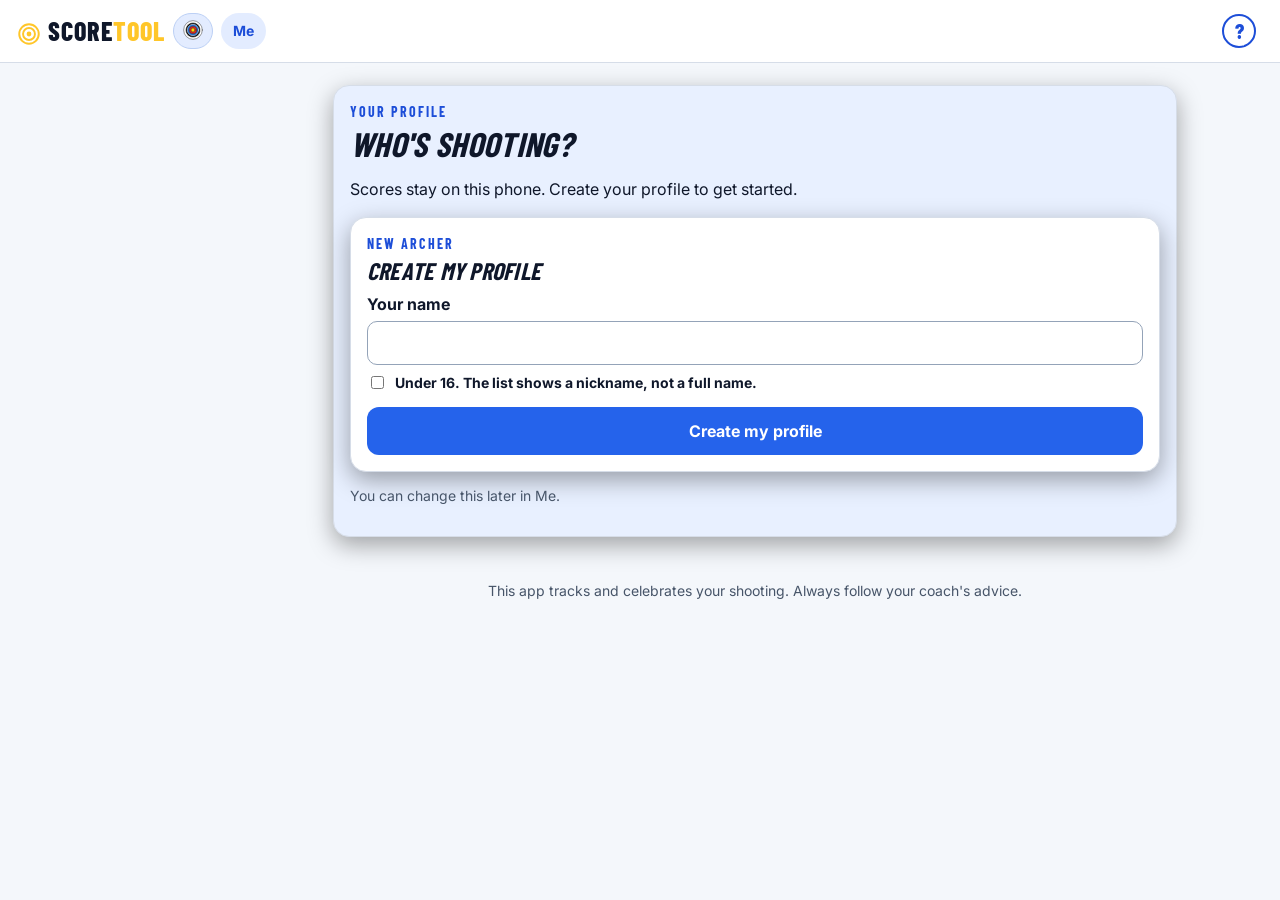
<file: index.html>
<!doctype html><html lang="en"><head><meta charset="utf-8"><meta name="viewport" content="width=device-width,initial-scale=1,maximum-scale=1,user-scalable=no,viewport-fit=cover">
<title>ScoreTool · Archery scoring</title><meta name="description" content="ScoreTool is a free archery scoring app. Score rounds on your phone, track practice, sight marks and personal bests, and run club leagues. Works offline."><link rel="canonical" href="https://nfstride1-ux.github.io/scoretool-demo/"><meta property="og:type" content="website"><meta property="og:site_name" content="ScoreTool"><meta property="og:title" content="ScoreTool · Archery scoring"><meta property="og:description" content="ScoreTool is a free archery scoring app. Score rounds on your phone, track practice, sight marks and personal bests, and run club leagues. Works offline."><meta property="og:url" content="https://nfstride1-ux.github.io/scoretool-demo/"><meta property="og:image" content="https://nfstride1-ux.github.io/scoretool-demo/icons/icon-512.png"><meta name="twitter:card" content="summary"><meta name="twitter:title" content="ScoreTool · Archery scoring"><meta name="twitter:description" content="ScoreTool is a free archery scoring app. Score rounds on your phone, track practice, sight marks and personal bests, and run club leagues. Works offline."><link rel="apple-touch-icon" href="icons/apple-touch-icon.png" sizes="180x180"><link rel="icon" type="image/png" href="favicon-32.png" sizes="32x32"><link rel="icon" type="image/png" href="favicon-16.png" sizes="16x16"><link rel="icon" href="favicon.ico" sizes="any"><link rel="icon" type="image/svg+xml" href="icons/icon.svg"><script>/* light (default) or dark, remembered on this device (scoretool.theme) */document.documentElement.setAttribute("data-theme",localStorage.getItem("scoretool.theme")=="dark"?"dark":"light");/* iOS home-screen app: mark the root so lab.css can size the shell to the full screen (navigator.standalone covers iOS where display-mode:standalone does not match) */try{if(navigator.standalone||matchMedia("(display-mode: standalone)").matches)document.documentElement.classList.add("standalone")}catch(e){}/* fix 5: home-screen app height. If the page runs under the status bar (safe-area top > 0) the true visible height is the physical screen height (screen.height can never overshoot, unlike 100lvh, and is not shortened like innerHeight on some iOS versions). Otherwise innerHeight is right. Never smaller than innerHeight. */(function(){var r=document.documentElement;function f(){var I=window.innerHeight,H=I;try{if(r.classList.contains("standalone")&&document.body){var d=document.createElement("div");d.style.cssText="position:absolute;top:0;left:0;width:1px;height:0;visibility:hidden;padding-top:env(safe-area-inset-top,0px)";document.body.appendChild(d);var sat=d.getBoundingClientRect().height;d.remove();var sw=screen.width,sh=screen.height,S=(window.innerWidth>I)?Math.min(sw,sh):Math.max(sw,sh);if(sat>0&&S>I)H=S}}catch(e){}if(I>0)r.style.setProperty("--apph",H+"px")}f();addEventListener("DOMContentLoaded",f);addEventListener("load",f);addEventListener("resize",f);addEventListener("orientationchange",function(){setTimeout(f,300)});addEventListener("pageshow",f)})()</script><link rel="stylesheet" href="style.css?v=202611280549"><link rel="stylesheet" href="lab.css?v=202611280549"><link rel="stylesheet" href="lkflow.css?v=202611280549"><link rel="manifest" href="manifest.webmanifest"><meta name="theme-color" content="#0b0f17"><meta name="apple-mobile-web-app-capable" content="yes"><meta name="apple-mobile-web-app-title" content="ScoreTool"><script src="clarity.js?v=202611280549"></script></head>
<body><div id="shell"><header class="top"><div class="logo">🎯 Score<span>Tool</span></div></header>
<div id="scroller"><main id="app" aria-live="polite"></main><p class="small muted" style="text-align:center;margin:8px 16px 16px">This app tracks and celebrates your shooting. Always follow your coach's advice.</p></div>
<nav class="tabs" id="tabs" aria-label="Sections"><button data-v="home">🏠<span>Home</span></button><button data-v="score">🎯<span>Score</span></button><button data-v="myarch">📓<span>My archery</span></button><button data-v="clubs">👥<span>Clubs</span></button><button data-v="tools">🔧<span>Tools</span></button></nav></div><script>/* app shell: the page scrolls inside #scroller, not the window; keep window.scrollTo/scrollY/scroll listeners working */(function(){var W=window,sc=document.getElementById("scroller");if(!sc)return;W.scrollTo=function(x,y){typeof x=="object"&&x?sc.scrollTo(x):sc.scrollTo(+x||0,+y||0)};W.scroll=W.scrollTo;W.scrollBy=function(x,y){typeof x=="object"&&x?sc.scrollBy(x):sc.scrollBy(+x||0,+y||0)};try{Object.defineProperty(W,"scrollY",{get:function(){return sc.scrollTop},configurable:true});Object.defineProperty(W,"pageYOffset",{get:function(){return sc.scrollTop},configurable:true});Object.defineProperty(W,"scrollX",{get:function(){return sc.scrollLeft},configurable:true})}catch(e){}sc.addEventListener("scroll",function(){W.dispatchEvent(new Event("scroll"))},{passive:true});W.__scroller=sc})();</script>
<script src="icons.js?v=202611280549"></script><script src="coach_messages.js"></script><script src="ratings.js"></script><script src="rankings.js?v=202611280549"></script><script src="tags.js?v=202611280549"></script><script src="profiles.js?v=202611280549"></script><script src="mydata.js?v=202611280549"></script><script src="rounds_aa.js?v=202611280549"></script><script src="app.js?v=202611280549"></script><script src="diary.js"></script><script src="gear.js?v=202611280549"></script><script src="sightest.js?v=202611280549"></script><script src="sightimport.js?v=202611280549"></script><script src="sightcard.js?v=202611280549"></script><script src="rewards.js"></script><script src="squads.js"></script><script src="fairplay.js?v=202611280549"></script><script src="help.js?v=202611280549"></script><script src="whatsnew.js?v=202611280549"></script><script src="analytics.js?v=202611280549"></script><script src="insights.js?v=202611280549"></script><script src="best.js?v=202611280549"></script><script src="real.js?v=202611280549"></script><script src="aba.js?v=202611280549"></script><script src="share.js?v=202611280549"></script><script src="stats2.js?v=202611280549"></script><script src="h2h.js?v=202611280549"></script><script src="names.js?v=202611280549"></script><script src="shootup.js?v=202611280549"></script><script src="league.js?v=202611280549"></script><script src="vendor/qrcode.js?v=202611280549"></script><script src="lingkana.js?v=202611280549"></script><script src="lkflow.js?v=202611280549"></script><script src="casual.js?v=202611280549"></script><script src="peel.js?v=202611280549"></script><script src="ifaa.js?v=202611280549"></script><script src="rules_wa_aa.js?v=202611280549"></script><script src="rules_data.js?v=202611280549"></script><script src="walkback.js?v=202611280549"></script><script src="lab.js?v=202611280549"></script><script src="arrowchooser.js?v=202611280549"></script><script src="bows.js?v=202611280549"></script><script src="arrows.js?v=202611280549"></script><script src="arrowcheck.js?v=202611280549"></script><script src="calsync.js?v=202611280549"></script><script src="photos.js?v=202611280549"></script><script src="shotview.js?v=202611280549"></script><script src="backup.js?v=202611280549"></script><script src="update.js?v=202611280549"></script><script src="tune.js?v=202611280549"></script><script src="scorecards.js?v=202611280549"></script><script src="plans.js?v=202611280549"></script></body></html>
</file>
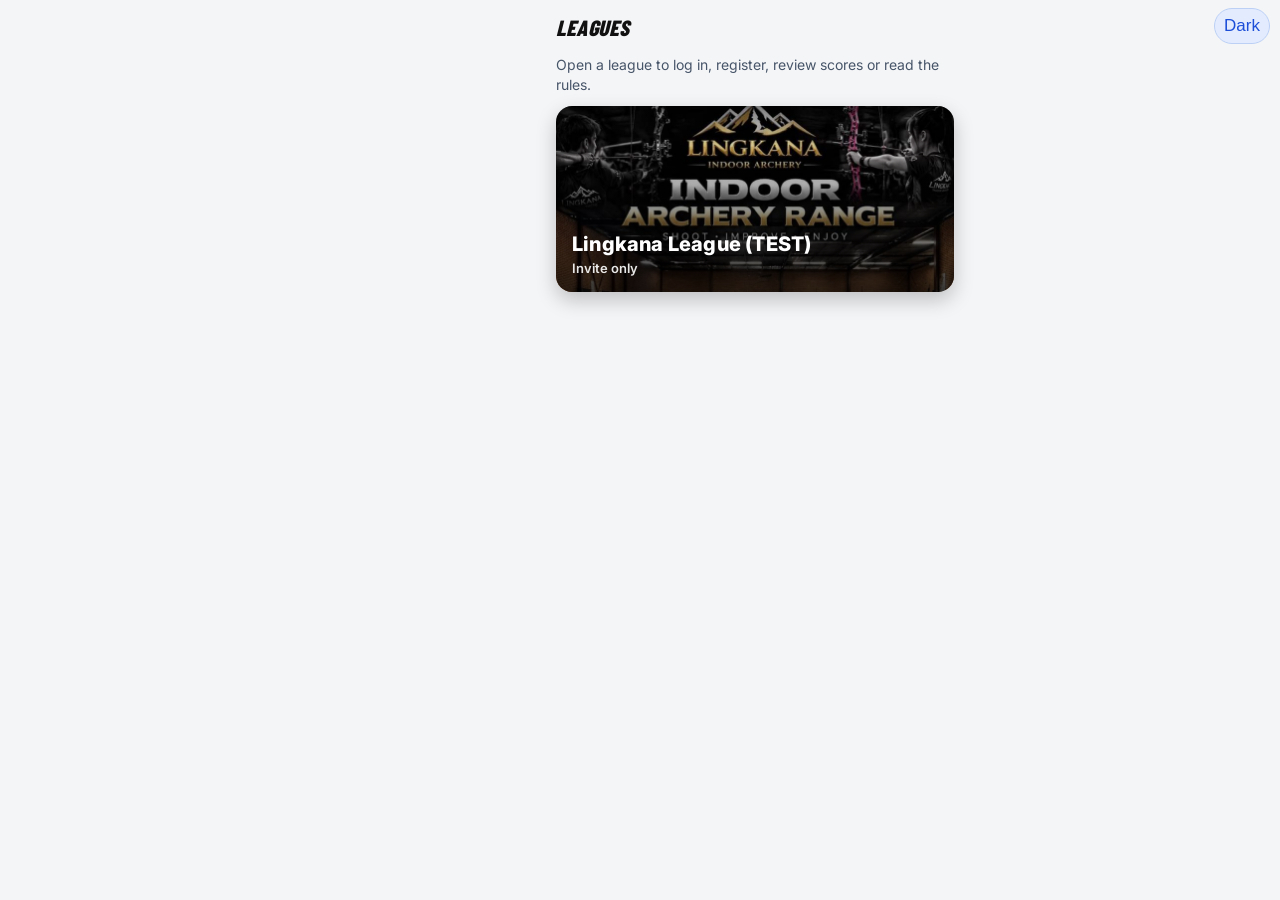
<file: test/index.html>
<!doctype html><html lang="en"><head><script src="teststore.js?v=202611280549"></script><meta charset="utf-8"><meta name="viewport" content="width=device-width,initial-scale=1,maximum-scale=1,user-scalable=no,viewport-fit=cover">
<title>ScoreTool</title><meta name="robots" content="noindex"><link rel="apple-touch-icon" href="icons/apple-touch-icon.png" sizes="180x180"><link rel="icon" type="image/png" href="favicon-32.png" sizes="32x32"><link rel="icon" type="image/png" href="favicon-16.png" sizes="16x16"><link rel="icon" href="favicon.ico" sizes="any"><link rel="icon" type="image/svg+xml" href="icons/icon.svg"><script>/* light (default) or dark, remembered on this device (scoretool.theme) */document.documentElement.setAttribute("data-theme",localStorage.getItem("scoretool.theme")=="dark"?"dark":"light");/* iOS home-screen app: mark the root so lab.css can size the shell to the full screen (navigator.standalone covers iOS where display-mode:standalone does not match) */try{if(navigator.standalone||matchMedia("(display-mode: standalone)").matches)document.documentElement.classList.add("standalone")}catch(e){}/* fix 5: home-screen app height. If the page runs under the status bar (safe-area top > 0) the true visible height is the physical screen height (screen.height can never overshoot, unlike 100lvh, and is not shortened like innerHeight on some iOS versions). Otherwise innerHeight is right. Never smaller than innerHeight. */(function(){var r=document.documentElement;function f(){var I=window.innerHeight,H=I;try{if(r.classList.contains("standalone")&&document.body){var d=document.createElement("div");d.style.cssText="position:absolute;top:0;left:0;width:1px;height:0;visibility:hidden;padding-top:env(safe-area-inset-top,0px)";document.body.appendChild(d);var sat=d.getBoundingClientRect().height;d.remove();var sw=screen.width,sh=screen.height,S=(window.innerWidth>I)?Math.min(sw,sh):Math.max(sw,sh);if(sat>0&&S>I)H=S}}catch(e){}if(I>0)r.style.setProperty("--apph",H+"px")}f();addEventListener("DOMContentLoaded",f);addEventListener("load",f);addEventListener("resize",f);addEventListener("orientationchange",function(){setTimeout(f,300)});addEventListener("pageshow",f)})()</script><link rel="stylesheet" href="style.css?v=202611280549"><link rel="stylesheet" href="lab.css?v=202611280549"><link rel="stylesheet" href="lkflow.css?v=202611280549"><link rel="manifest" href="manifest.webmanifest"><meta name="theme-color" content="#0b0f17"><meta name="apple-mobile-web-app-capable" content="yes"><meta name="apple-mobile-web-app-title" content="ScoreTool"><link rel="prefetch" href="vendor/jspdf.umd.min.js"><link rel="prefetch" href="vendor/ac-icon.png"><script src="clarity.js?v=202611280549"></script></head>
<body><div id="shell"><header class="top"><div class="logo">🎯 Score<span>Tool</span></div></header>
<div id="scroller"><main id="app" aria-live="polite"></main><p class="small muted" style="text-align:center;margin:8px 16px 16px">This app tracks and celebrates your shooting. Always follow your coach's advice.</p></div>
<nav class="tabs" id="tabs" aria-label="Sections"><button data-v="home">🏠<span>Home</span></button><button data-v="score">🎯<span>Score</span></button><button data-v="myarch">📓<span>My archery</span></button><button data-v="clubs">👥<span>Clubs</span></button><button data-v="tools">🔧<span>Tools</span></button></nav></div><script>/* app shell: the page scrolls inside #scroller, not the window; keep window.scrollTo/scrollY/scroll listeners working */(function(){var W=window,sc=document.getElementById("scroller");if(!sc)return;W.scrollTo=function(x,y){typeof x=="object"&&x?sc.scrollTo(x):sc.scrollTo(+x||0,+y||0)};W.scroll=W.scrollTo;W.scrollBy=function(x,y){typeof x=="object"&&x?sc.scrollBy(x):sc.scrollBy(+x||0,+y||0)};try{Object.defineProperty(W,"scrollY",{get:function(){return sc.scrollTop},configurable:true});Object.defineProperty(W,"pageYOffset",{get:function(){return sc.scrollTop},configurable:true});Object.defineProperty(W,"scrollX",{get:function(){return sc.scrollLeft},configurable:true})}catch(e){}sc.addEventListener("scroll",function(){W.dispatchEvent(new Event("scroll"))},{passive:true});W.__scroller=sc})();</script>
<script src="icons.js?v=202611280549"></script><script src="coach_messages.js"></script><script src="ratings.js"></script><script src="rankings.js"></script><script src="tags.js?v=202611280549"></script><script src="testers.js?v=202611280549"></script><script src="rounds_aa.js?v=202611280549"></script><script src="world_data.js?v=202611280549"></script><script src="world.js?v=202611280549"></script><script src="app.js?v=202611280549"></script><script src="diary.js"></script><script src="gear.js?v=202611280549"></script><script src="sightest.js?v=202611280549"></script><script src="sightimport.js?v=202611280549"></script><script src="sightcard.js?v=202611280549"></script><script src="rewards.js"></script><script src="squads.js"></script><script src="fairplay.js"></script><script src="follow.js"></script><script src="help.js?v=202611280549"></script><script src="whatsnew.js?v=202611280549"></script><script src="analytics.js?v=202611280549"></script><script src="insights.js?v=202611280549"></script><script src="best.js?v=202611280549"></script><script src="real.js?v=202611280549"></script><script src="aba.js?v=202611280549"></script><script src="share.js?v=202611280549"></script><script src="stats2.js?v=202611280549"></script><script src="h2h.js?v=202611280549"></script><script src="names.js?v=202611280549"></script><script src="shootup.js?v=202611280549"></script><script src="league.js?v=202611280549"></script><script src="lingkana.js?v=202611280549"></script><script src="lkflow.js?v=202611280549"></script><script src="casual.js?v=202611280549"></script><script src="peel.js?v=202611280549"></script><script src="ifaa.js?v=202611280549"></script><script src="rules_wa_aa.js?v=202611280549"></script><script src="rules_data.js?v=202611280549"></script><script src="walkback.js?v=202611280549"></script><script src="lab.js?v=202611280549"></script><script src="arrowchooser.js?v=202611280549"></script><script src="bows.js?v=202611280549"></script><script src="arrows.js?v=202611280549"></script><script src="arrowcheck.js?v=202611280549"></script><script src="calsync.js?v=202611280549"></script><script src="photos.js?v=202611280549"></script><script src="past.js?v=202611280549"></script><script src="shotview.js?v=202611280549"></script><script src="backup.js?v=202611280549"></script><script src="account.js?v=202611280549"></script><script src="accountbak.js?v=202611280549"></script><script src="legal.js?v=202611280549"></script><script src="update.js?v=202611280549"></script><script src="tune.js?v=202611280549"></script><script src="tiers.js?v=202611280549"></script></body></html>
</file>
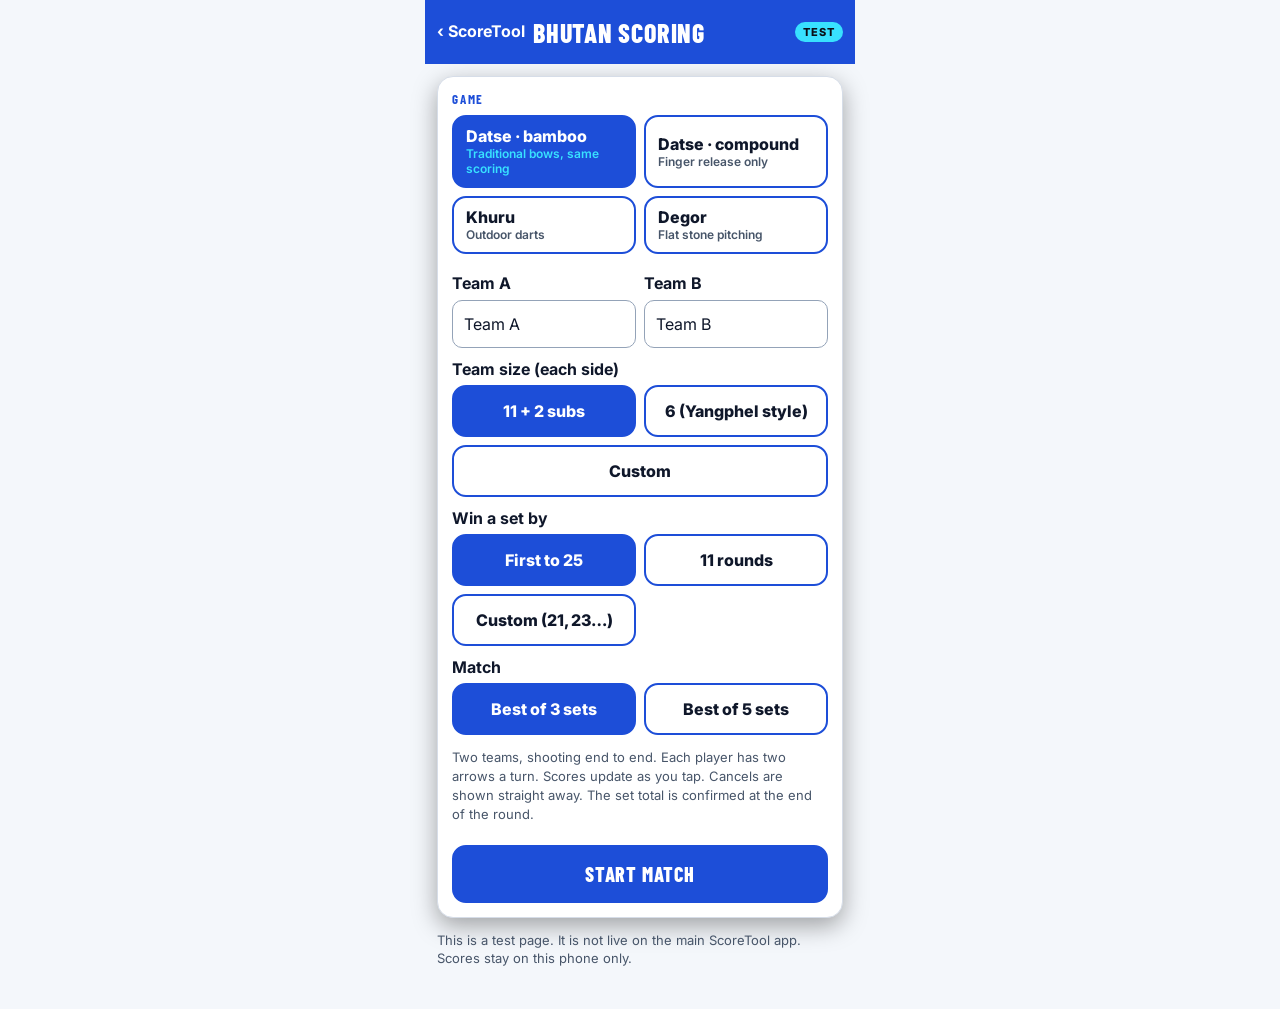
<file: bhutan.html>
<!doctype html>
<html lang="en-AU"><head>
<meta charset="utf-8">
<meta name="viewport" content="width=device-width,initial-scale=1,viewport-fit=cover">
<title>ScoreTool · Bhutan scoring (test)</title>
<meta name="description" content="Test page for traditional Bhutanese Datse, Khuru and Degor team scoring.">
<link rel="icon" href="favicon-32.png">
<link rel="stylesheet" href="style.css">
<style>
:root{
  --royal:#1d4ed8;
  --neon:#38e1ff;
  --ink:#0f172a;
  --muted:#475569;
  --line:#d6dde8;
  --bg:#f4f7fb;
  --card:#fff;
  --danger:#b91c1c;
}
html,body{background:var(--bg)!important;color:var(--ink)!important;font:16px/1.45 var(--body);margin:0;height:auto!important;overflow:auto!important;min-height:100dvh}
body{padding-bottom:env(safe-area-inset-bottom,0)}
#app{max-width:430px;margin:0 auto;padding:0 12px 28px;overflow:visible}
.top{display:flex;align-items:center;gap:8px;margin:0 -12px 12px;padding:10px 12px;background:var(--royal)!important;color:#fff!important;border-bottom:0!important;position:sticky;top:0;z-index:5}
.top a{color:#fff!important;font-weight:700;text-decoration:none;min-height:44px;display:inline-flex;align-items:center}
.top h1{font:800 26px var(--disp);text-transform:uppercase;letter-spacing:.03em;margin:0;flex:1;color:#fff}
.badge{background:var(--neon);color:#0b0f17;font:800 11px var(--body);letter-spacing:.08em;text-transform:uppercase;border-radius:99px;padding:3px 8px}
.card{background:var(--card);border:1px solid var(--line);border-radius:16px;padding:14px;margin:0 0 12px}
.kicker{color:var(--royal);font:700 13px var(--disp);letter-spacing:.14em;text-transform:uppercase;display:block;margin-bottom:4px}
.modes,.segs{display:grid;grid-template-columns:1fr 1fr;gap:8px}
.modes{margin:8px 0}
button.seg,button.mode,button.act,button.undo,button.start,button.ghost{
  appearance:none;border:2px solid var(--royal);background:#fff;color:var(--ink);
  border-radius:14px;font:800 16px var(--body);min-height:52px;padding:10px 12px;cursor:pointer;
  touch-action:manipulation;-webkit-tap-highlight-color:transparent
}
button.mode{text-align:left;line-height:1.2}
button.mode small{display:block;font:600 12px var(--body);color:var(--muted);text-transform:none;letter-spacing:0}
button.mode.on,button.seg.on{background:var(--royal);color:#fff;border-color:var(--royal)}
button.mode.on small{color:var(--neon)}
.note{background:#eef7ff;border:2px solid var(--neon);border-radius:12px;padding:10px 12px;margin:8px 0 0;font-size:14px}
.note b{color:var(--royal)}
label.fld{display:block;font-weight:700;margin:10px 0 4px}
input[type=text],input[type=number],select{width:100%;min-height:48px;font:16px var(--body);border:1px solid #94a3b8;border-radius:10px;padding:11px;background:#fff;color:var(--ink)}
.row2{display:grid;grid-template-columns:1fr 1fr;gap:8px}
button.start{width:100%;background:var(--royal);color:#fff;border-color:var(--royal);font:800 20px var(--disp);text-transform:uppercase;letter-spacing:.04em;min-height:58px;margin-top:8px}
.board{display:grid;grid-template-columns:1fr auto 1fr;gap:8px;align-items:stretch;text-align:center}
.team{background:#fff;border:2px solid var(--line);border-radius:16px;padding:10px 8px}
.team.on{border-color:var(--royal);box-shadow:0 0 0 3px rgba(29,78,216,.18)}
.team .nm{font:800 14px var(--disp);text-transform:uppercase;letter-spacing:.04em;color:var(--royal)}
.team .sc{font:800 48px var(--disp);line-height:1;color:var(--ink)}
.vs{font:800 16px var(--disp);color:var(--muted);align-self:center}
.sets{font:700 13px var(--body);color:var(--muted);margin-top:4px}
.team .sub{font:700 12px var(--body);color:var(--muted);margin-top:4px;line-height:1.35}
.team .tally{font:700 12px var(--body);color:var(--royal);margin-top:6px;min-height:1.35em;line-height:1.35;word-break:break-word}
.postnote{text-align:center;margin:8px 0 0;font:700 13px var(--body);color:var(--royal)}
.note.cancels{border-color:var(--royal)}
.status{text-align:center;margin:0 0 12px}
.status .way{color:var(--royal);font:800 15px var(--disp);text-transform:uppercase;letter-spacing:.06em}
.status p{margin:4px 0 0}
.acts{display:grid;grid-template-columns:1fr 1fr;gap:8px;margin:8px 0}
button.act{min-height:64px;font:800 18px var(--disp);text-transform:uppercase;letter-spacing:.03em;line-height:1.15}
button.act small{display:block;font:700 12px var(--body);letter-spacing:0;text-transform:none;margin-top:2px}
button.act.royal{background:var(--royal);color:#fff;border-color:#1e3a8a}
button.act.neon{background:var(--neon);color:#0b0f17;border-color:#0891b2}
button.act.ghost{background:#fff}
button.undo{width:100%;background:#fff;color:var(--royal);margin-top:4px}
button.ghost{width:100%;margin-top:8px;color:var(--royal)}
.cancels{margin-top:10px}
.cancels li{margin:4px 0}
.winner{background:var(--royal);color:#fff;border-radius:16px;padding:16px;text-align:center;margin:0 0 12px}
.winner h2{color:#fff;margin:0 0 6px;font-size:28px}
.winner .neon{color:var(--neon)}
.hist{font-size:14px;max-height:200px;overflow:auto}
.hist div{border-top:1px solid var(--line);padding:6px 0}
.muted{color:var(--muted)}
.small{font-size:13px}
.warn{color:var(--danger);font-weight:700}
</style>
</head>
<body>
<main id="app"></main>
<script src="bhutan_score.js?v=202611271717"></script>
<script src="bhutan.js?v=202611271717"></script>
</body></html>
</file>
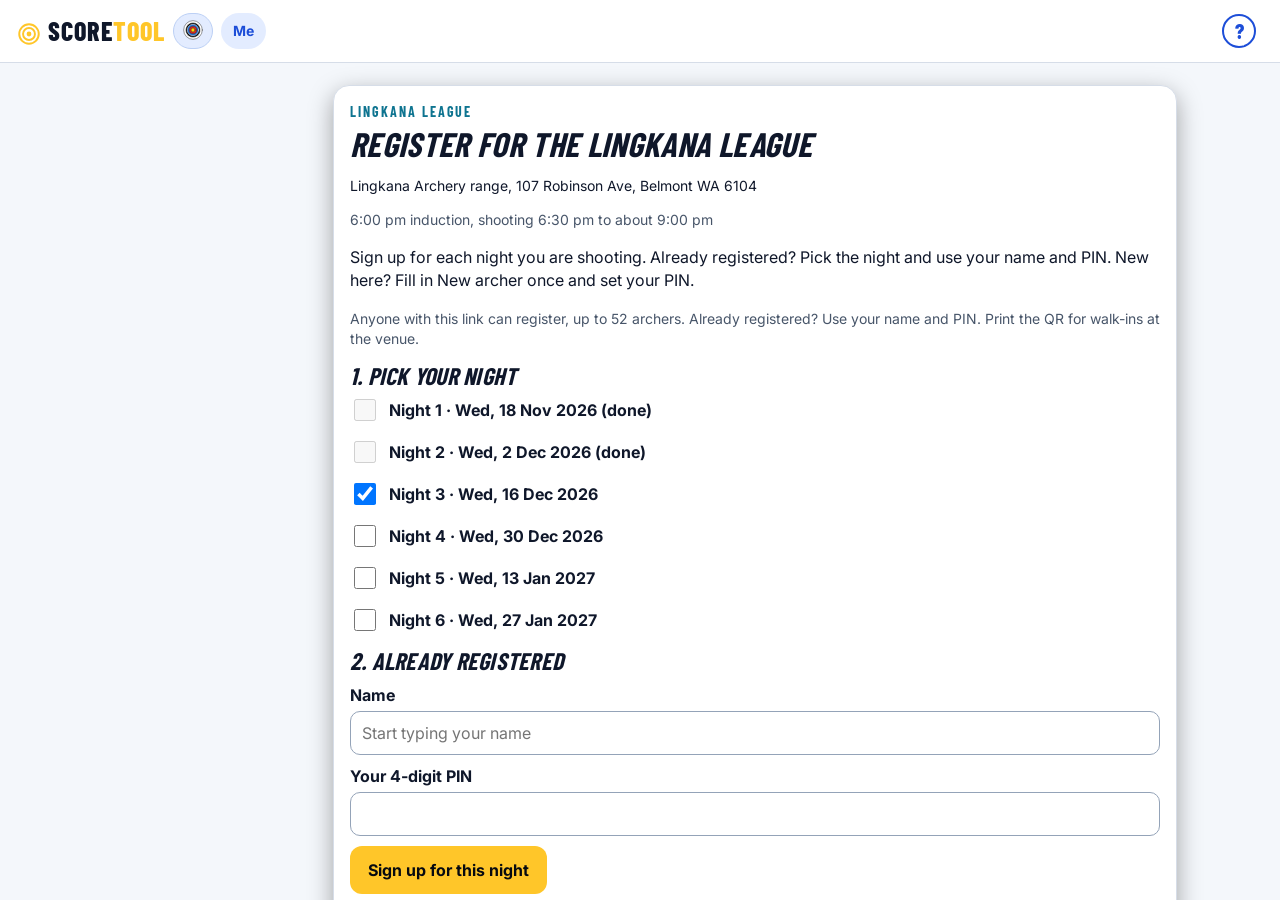
<file: lk-register.html>
<!doctype html>
<html lang="en">
<meta charset="utf-8">
<meta name="viewport" content="width=device-width,initial-scale=1">
<title>Lingkana League</title>
<meta name="robots" content="noindex">
<!-- Registration link. Opens the register form (#lk-register), which is also what the printed QR encodes. -->
<script>
(function(){
  var q=location.search||'';
  location.replace('./'+q+'#lk-register');
})();
</script>
<p><a href="./#lk-home">Open the Lingkana League</a></p>
</html>
</file>
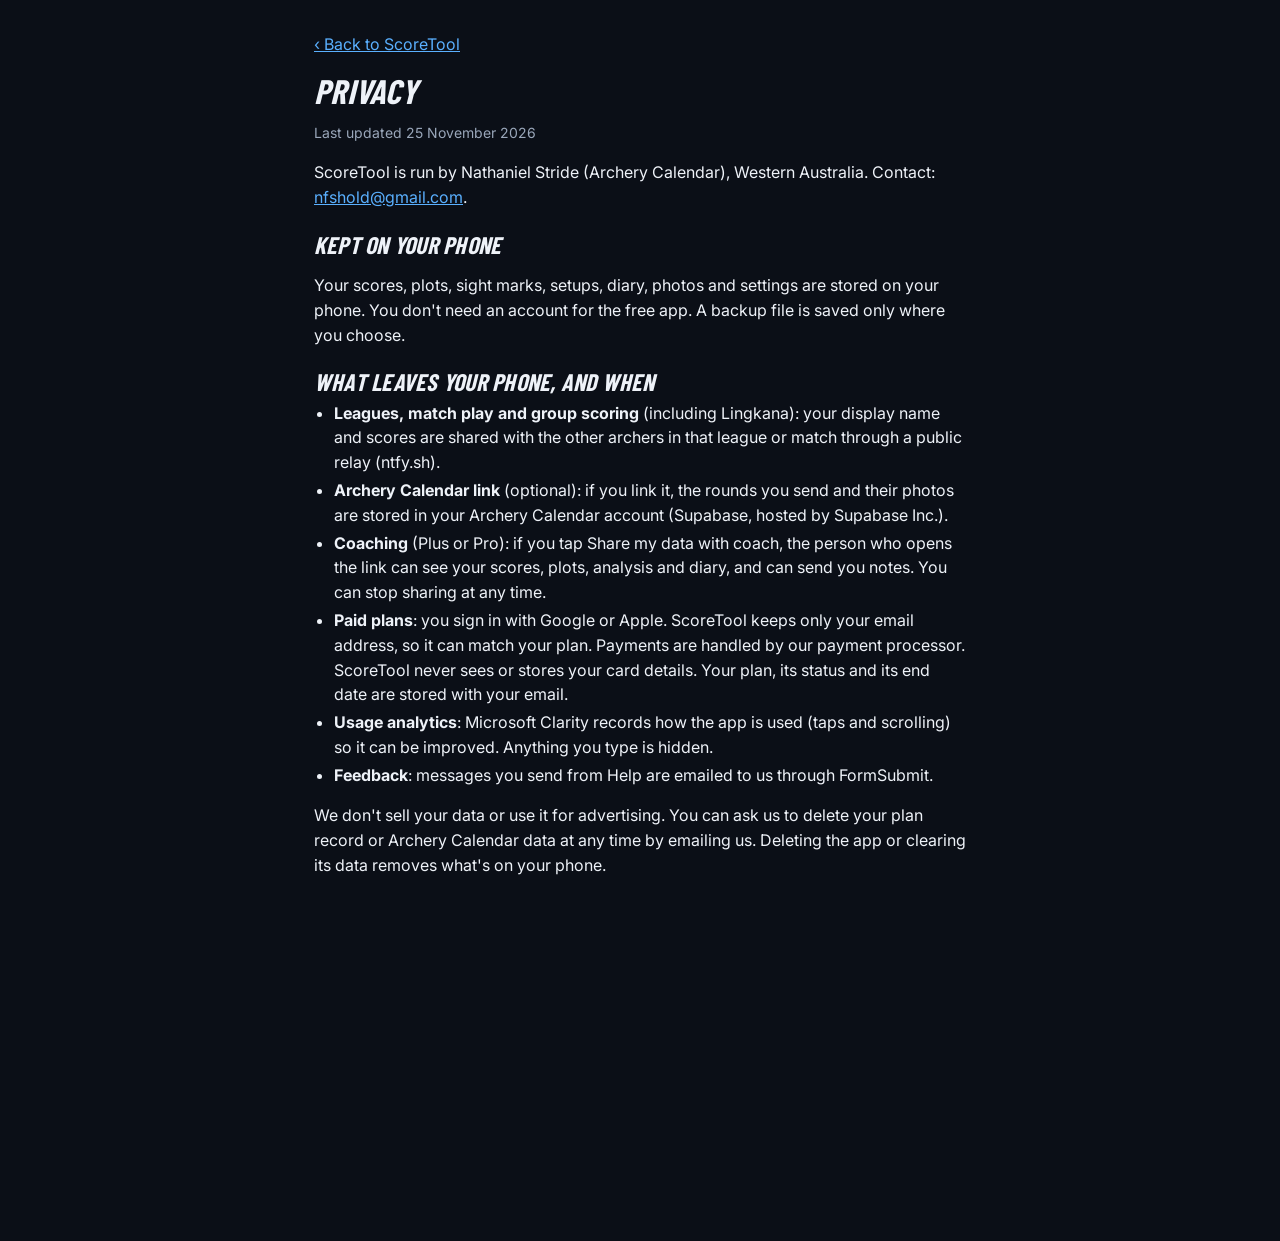
<file: privacy.html>
<!doctype html>
<html lang="en-AU"><head><meta charset="utf-8"><meta name="viewport" content="width=device-width,initial-scale=1,viewport-fit=cover">
<title>ScoreTool · Privacy and terms</title><meta name="description" content="How ScoreTool handles your data, and the terms for using it.">
<link rel="icon" href="favicon-32.png"><link rel="stylesheet" href="style.css?v=202611251900">
<style>.legal{max-width:680px;margin:0 auto;padding:16px 14px 40px;line-height:1.55}.legal h1{margin:6px 0 4px}.legal h2{margin:22px 0 6px}.legal ul{padding-left:20px;margin:4px 0 10px}.legal li{margin:3px 0}.legal a{color:var(--blue)}</style>
</head><body>
<main class="legal">
<p><a href="./">‹ Back to ScoreTool</a></p>
<h1>Privacy</h1>
<p class="small muted">Last updated 25 November 2026</p>
<p>ScoreTool is run by Nathaniel Stride (Archery Calendar), Western Australia. Contact: <a href="mailto:nfshold@gmail.com">nfshold@gmail.com</a>.</p>

<h2>Kept on your phone</h2>
<p>Your scores, plots, sight marks, setups, diary, photos and settings are stored on your phone. You don't need an account for the free app. A backup file is saved only where you choose.</p>

<h2>What leaves your phone, and when</h2>
<ul>
<li><b>Leagues, match play and group scoring</b> (including Lingkana): your display name and scores are shared with the other archers in that league or match through a public relay (ntfy.sh).</li>
<li><b>Archery Calendar link</b> (optional): if you link it, the rounds you send and their photos are stored in your Archery Calendar account (Supabase, hosted by Supabase Inc.).</li>
<li><b>Coaching</b> (Plus or Pro): if you tap Share my data with coach, the person who opens the link can see your scores, plots, analysis and diary, and can send you notes. You can stop sharing at any time.</li>
<li><b>Paid plans</b>: you sign in with Google or Apple. ScoreTool keeps only your email address, so it can match your plan. Payments are handled by our payment processor. ScoreTool never sees or stores your card details. Your plan, its status and its end date are stored with your email.</li>
<li><b>Usage analytics</b>: Microsoft Clarity records how the app is used (taps and scrolling) so it can be improved. Anything you type is hidden.</li>
<li><b>Feedback</b>: messages you send from Help are emailed to us through FormSubmit.</li>
</ul>
<p>We don't sell your data or use it for advertising. You can ask us to delete your plan record or Archery Calendar data at any time by emailing us. Deleting the app or clearing its data removes what's on your phone.</p>

<h2 id="terms">Terms</h2>
<ul>
<li>The score card, basic stats, setups and sight marks, and league scoring are free.</li>
<li>Plus and Pro are subscriptions billed monthly or yearly at the price shown in the app, including GST. They renew until you cancel. You can cancel any time from Plans › Manage, and access continues to the end of the period you've paid for.</li>
<li>Use the app fairly. Don't enter scores you didn't shoot or interfere with leagues or other archers.</li>
<li>ScoreTool is provided as is. Always check official results and rules with your club or the event organiser.</li>
<li>These terms are governed by the laws of Western Australia. Your rights under Australian Consumer Law are not affected.</li>
</ul>
</main>
</body></html>
</file>
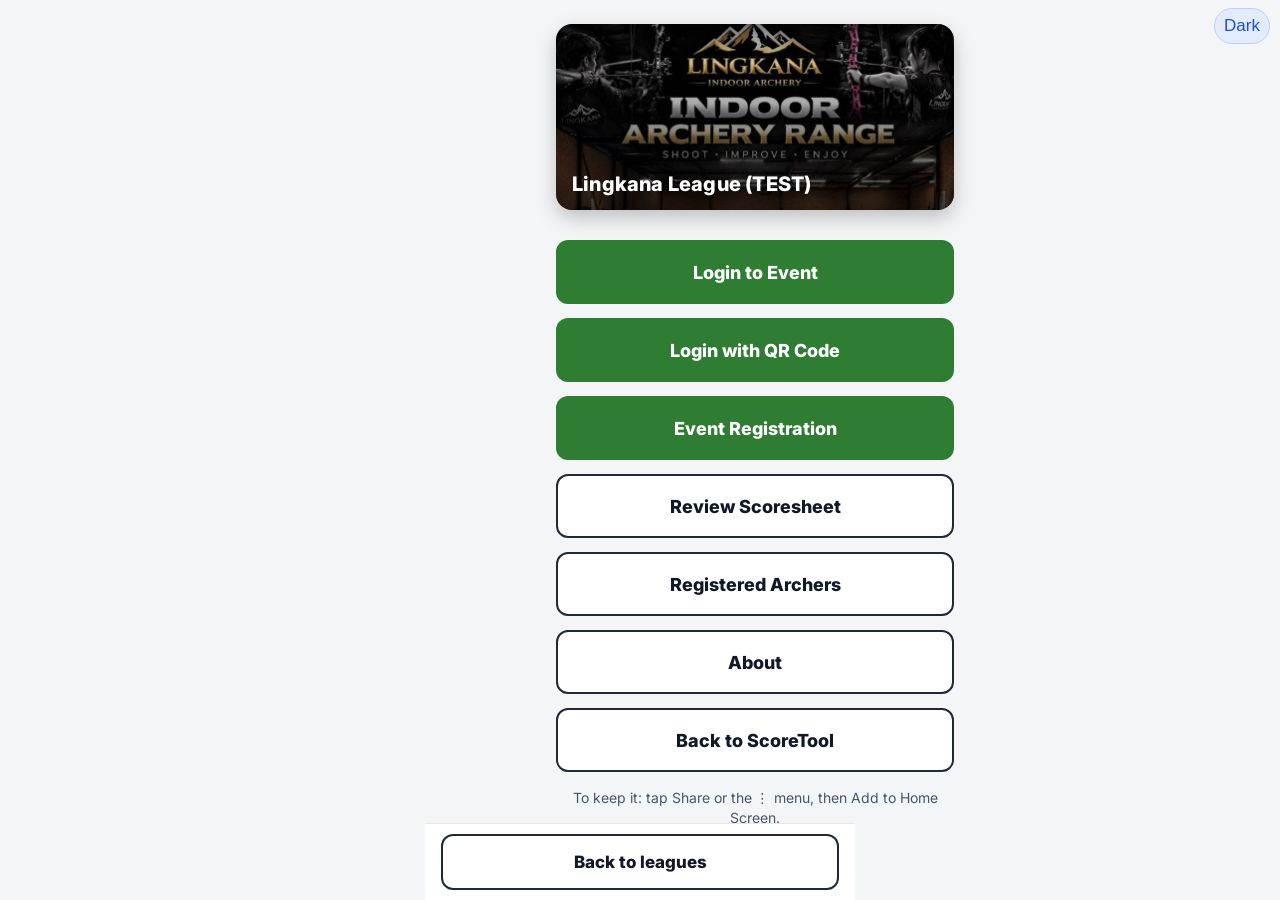
<file: test/lk-register.html>
<!doctype html>
<html lang="en">
<meta charset="utf-8">
<meta name="viewport" content="width=device-width,initial-scale=1">
<title>Lingkana League</title>
<meta name="robots" content="noindex">
<!-- Old register QR / bookmarked URL. Forwards to the event home (Login, QR, Event Registration, Review Scoresheet, Rules), not a standalone register page. -->
<script>
(function(){
  var q=location.search||'';
  location.replace('./'+q+'#lk-home');
})();
</script>
<p><a href="./#lk-home">Open the Lingkana League</a></p>
</html>
</file>
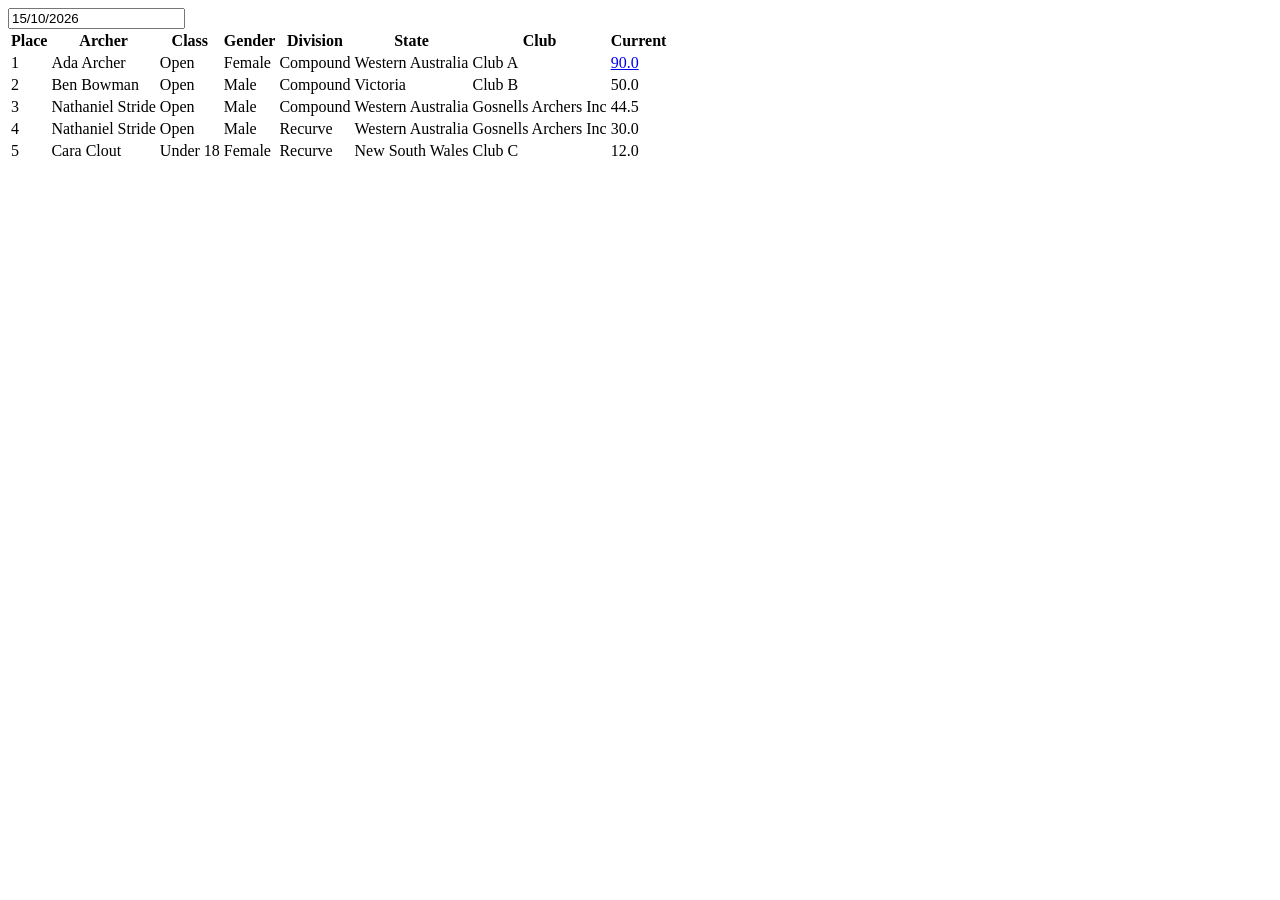
<file: tools/fixtures/rankings/national-outdoor.html>
<!DOCTYPE html><html><body>
<input name="ctl00$mainContent$txtDate" type="text" value="15/10/2026" id="ctl00_mainContent_txtDate" />
<table id="ctl00_mainContent_GridView1">
<tr><th>Place</th><th>Archer</th><th>Class</th><th>Gender</th><th>Division</th><th>State</th><th>Club</th><th>Current</th></tr>
<tr><td>1</td><td>Ada Archer</td><td>Open</td><td>Female</td><td>Compound</td><td>Western Australia</td><td>Club A</td><td><a href="#r">90.0</a></td></tr>
<tr><td>2</td><td>Ben Bowman</td><td>Open</td><td>Male</td><td>Compound</td><td>Victoria</td><td>Club B</td><td>50.0</td></tr>
<tr><td>3</td><td>Nathaniel Stride</td><td>Open</td><td>Male</td><td>Compound</td><td>Western Australia</td><td>Gosnells Archers Inc</td><td>44.5</td></tr>
<tr><td>4</td><td>Nathaniel Stride</td><td>Open</td><td>Male</td><td>Recurve</td><td>Western Australia</td><td>Gosnells Archers Inc</td><td>30.0</td></tr>
<tr><td>5</td><td>Cara Clout</td><td>Under 18</td><td>Female</td><td>Recurve</td><td>New South Wales</td><td>Club C</td><td>12.0</td></tr>
</table>
</body></html>
</file>
<file: style.css>
@font-face{font-family:Inter;src:url(fonts/Inter-var.woff2) format("woff2");font-weight:100 900;font-display:swap}
@font-face{font-family:"Barlow Condensed";src:url(fonts/BarlowCondensed-Bold.woff2) format("woff2");font-weight:700}
@font-face{font-family:"Barlow Condensed";src:url(fonts/BarlowCondensed-ExtraBold.woff2) format("woff2");font-weight:800}
:root{color-scheme:dark;--ink:#eef2f8;--ink2:#cbd5e1;--muted:#9aa7ba;--line:#243042;--bg:#0b0f17;--card:#131a26;--night:#070a10;--night2:#1b2433;--gold:#ffc629;--blue:#5ab0ff;--blue-bg:#1a2a44;--amber:#ffcf7a;--amber-bg:#3a2a10;--green:#6ee7a0;--green-bg:#0f3324;--cyan:#38e1ff;--purple:#5ab0ff;--r-common:#9aa7ba;--r-rare:#3b9bff;--r-epic:#5ab0ff;--r-leg:#ffc629;--r-myth:#ff4d5e;--r:16px;--disp:"Barlow Condensed","Arial Narrow",sans-serif;--body:Inter,system-ui,sans-serif}
*{box-sizing:border-box}body{margin:0;background:var(--bg);color:var(--ink);font:16px/1.45 var(--body)}
details:not([open]) > :not(summary){display:none}
h1,h2,h3{font-family:var(--disp);text-transform:uppercase;line-height:1.05;margin:0 0 8px}h1{font-size:34px}h2{font-size:24px}h3{font-size:19px}
.top{background:var(--night);color:#fff;display:flex;justify-content:space-between;align-items:center;padding:12px 16px;position:sticky;top:0;z-index:5}
.logo{font-family:var(--disp);font-weight:800;font-size:26px;text-transform:uppercase;letter-spacing:.04em}.logo span{color:var(--gold)}
.demo-pill{background:var(--gold);color:var(--night);font-weight:800;font-size:12px;padding:3px 8px;border-radius:99px}
main{max-width:640px;margin:0 auto;padding:14px}
.card{background:var(--card);border-radius:var(--r);padding:16px;margin:0 0 14px;box-shadow:0 1px 2px rgba(15,23,42,.06),0 8px 24px rgba(15,23,42,.07)}
.dark{background:var(--night);color:#fff}.dark .muted{color:#cbd5e1}
.kicker{font-family:var(--disp);font-weight:700;text-transform:uppercase;letter-spacing:.14em;font-size:14px;color:var(--blue);display:block;margin-bottom:4px}.dark .kicker{color:var(--gold)}
.muted{color:var(--muted)}.small{font-size:14px}
.btn{display:inline-block;border:0;border-radius:12px;padding:13px 18px;font:700 16px var(--body);cursor:pointer;background:var(--gold);color:var(--night);min-height:48px}
.btn.alt{background:var(--blue);color:#fff}.btn.ghost{background:var(--blue-bg);color:var(--blue)}.btn.full{width:100%}
select,input,textarea{font:16px var(--body);padding:11px;border:1px solid #94a3b8;border-radius:10px;width:100%;background:#fff;color:var(--ink)}
label{font-weight:700;display:block;margin:10px 0 4px}
.sample{display:inline-block;background:var(--amber-bg);color:var(--amber);font-weight:800;font-size:12px;padding:2px 7px;border-radius:6px;text-transform:uppercase}
.real{display:inline-block;background:var(--green-bg);color:var(--green);font-weight:800;font-size:12px;padding:2px 7px;border-radius:6px;text-transform:uppercase}
.est{display:inline-block;background:#e0ecff;color:#1d4ed8;font-weight:800;font-size:12px;padding:2px 7px;border-radius:6px;text-transform:uppercase}
.stats{display:grid;grid-template-columns:repeat(3,1fr);gap:8px}.stat{background:var(--bg);border-radius:12px;padding:10px;text-align:center}.stat b{display:block;font-family:var(--disp);font-size:30px;font-weight:800}
.dark .stat{background:var(--night2)}
.keypad{display:grid;grid-template-columns:repeat(4,1fr);gap:8px;margin-top:10px}
.keypad button{min-height:56px;border-radius:12px;border:0;font:800 22px var(--disp);cursor:pointer}
.k-y{background:#ffd84d;color:#000}.k-r{background:#d62828;color:#fff}.k-b{background:#1d4ed8;color:#fff}.k-k{background:#111;color:#fff}.k-w{background:#fff;color:#000;border:2px solid #333!important}.k-m{background:#64748b;color:#fff}.k-n{background:#1e2f5c;color:#fff;border:1px solid #5ab0ff!important}.k-u{background:var(--blue-bg);color:var(--blue)}
.ends{width:100%;border-collapse:collapse;font-size:15px}.ends td,.ends th{padding:6px;border-bottom:1px solid var(--line);text-align:center}
.arrow{display:inline-block;min-width:26px;padding:2px 4px;border-radius:6px;font-weight:800;margin:1px}
.tabs{position:relative;flex:none;background:var(--night);display:flex;justify-content:space-around;padding:6px 4px calc(6px + env(safe-area-inset-bottom));z-index:6}
.tabs button{background:none;border:0;color:#cbd5e1;font-size:20px;display:flex;flex-direction:column;align-items:center;min-width:54px;min-height:48px;cursor:pointer}
.tabs button span{font:700 12px var(--body)}.tabs button[aria-current=true]{color:var(--gold)}
.badges{display:grid;grid-template-columns:repeat(3,1fr);gap:8px}.badge{text-align:center;padding:10px 4px;border-radius:12px;background:var(--bg);font-size:13px;font-weight:700}.badge i{display:block;font-style:normal;font-size:28px}.badge.off{opacity:.45;filter:grayscale(1)}
.win{display:flex;gap:10px;align-items:flex-start;padding:8px 0;border-bottom:1px solid var(--line)}.win:last-child{border:0}.win i{font-style:normal;font-size:22px}
svg text{font-family:var(--body)}
.list-item{padding:10px 0;border-bottom:1px solid var(--line)}.row{display:flex;gap:8px;align-items:center;justify-content:space-between}
.gate{text-align:center}.gate ul{text-align:left}
.target-wrap{touch-action:manipulation;max-width:360px;margin:0 auto}
a{color:var(--blue)}.dark a{color:var(--gold)}
[hidden]{display:none!important}
/* Score sheet / Score End (layout pattern like AA scoring apps; own styling) */
.ad{background:#fff;border-radius:14px;overflow:hidden;margin:12px 0;border:1px solid #d1d5db;color:#111}
.ad-title{background:#c7c9cc;padding:10px 12px;font:700 18px var(--body)}
.ad-head{display:flex;gap:8px;padding:10px}.ad-left{flex:1;display:flex;flex-direction:column;gap:6px;min-width:0}.ad-right{width:118px;display:flex;flex-direction:column;gap:6px}
.ad-box{background:#eef0f2;border:1px solid #d1d5db;border-radius:6px;padding:8px 10px}
.ad-num{display:flex;align-items:center;justify-content:space-between;background:#eef0f2;border:1px solid #d1d5db;border-radius:6px;padding:0 0 0 10px;flex:1}.ad-num b{background:#dfe2e6;padding:10px;min-width:44px;text-align:right;font-size:22px;align-self:stretch;display:flex;align-items:center;justify-content:flex-end}
.ad-chips{display:flex;flex-wrap:wrap;gap:4px;align-items:center;padding:0 10px}
.adb{display:inline-flex;align-items:center;justify-content:center;min-width:28px;height:28px;border:1px solid #333;border-radius:3px;font-weight:700;font-size:14px;margin:1px;cursor:pointer;box-sizing:border-box}
.adb.k-y,.adb.k-w{border:1px solid #333!important}.adb-empty{background:#f3f4f6;border-style:dashed;cursor:default}
.ad-small{margin-left:auto;background:#eef0f2;color:#111;border:1px solid #c7c9cc;border-radius:6px;padding:8px 10px;font:600 13px var(--body);min-height:40px}.ad-small+.ad-small{margin-left:4px}.ad-small:disabled{opacity:.4}
.ad-pad{display:grid;grid-template-columns:repeat(var(--cols,6),1fr);gap:5px;padding:8px 10px}
.ad-pad button{min-height:46px;padding:0;border-radius:4px;border:1px solid #111;font:800 18px var(--body);cursor:pointer}.ad-pad button:disabled{opacity:.45}
.ad-foot{display:flex;justify-content:space-between;gap:10px;background:#e5e7eb;padding:10px}
.ad-back,.ad-go{flex:1;min-height:50px;border-radius:6px;border:0;font:600 18px var(--body);cursor:pointer}.ad-back{background:#6b7280;color:#fff}.ad-go{background:#22a447;color:#fff}.ad-go:disabled{background:#fff;color:#9ae6b4;border:1px solid #9ae6b4}
.ad-fin{flex:1;min-height:50px;border-radius:6px;border:0;font:600 18px var(--body);cursor:pointer;background:#1e3a8a;color:#fff}
.ad-sheet{margin:10px;border:1px solid #d1d5db;border-radius:6px;overflow:hidden}.ad-name{padding:10px 12px;font-weight:800;font-size:18px}.ad-band{background:#c7c9cc;padding:8px 12px;font-weight:700}
.ad-tab{width:100%;border-collapse:collapse;font-size:15px}.ad-tab th{text-align:left;padding:8px 6px;vertical-align:top}.ad-tab td{padding:6px;border-top:1px solid #e5e7eb}.ad-tab td:nth-child(3),.ad-tab td:nth-child(4),.ad-tab th:nth-child(3),.ad-tab th:nth-child(4){text-align:right;width:40px}
.ad-tab .adb{min-width:24px;height:24px;font-size:12px;margin:1px 0}
.ad-sum{background:#e5e7eb;text-align:right;padding:10px 12px}.ad-sum .big{font-size:22px}
.ad-kv{width:100%;border-collapse:collapse;margin:0 0 6px}.ad-kv th{text-align:left;font-weight:400;padding:5px 12px;width:40%}.ad-kv td{padding:5px 4px}

/* ---- dark sporty theme (teen redesign) ---- */
.card{border:1px solid var(--line);box-shadow:0 8px 24px rgba(0,0,0,.35)}
.dark{background:linear-gradient(135deg,#101a2c,#0b1a3a);border-color:#2e3a55}
.kicker{color:var(--cyan)}h1,h2{font-style:italic;letter-spacing:.01em}
.btn.ghost{background:var(--night2);color:var(--ink);border:1px solid #2c3a52}.btn.alt{background:#2563eb}
select,input,textarea{background:#0e1520;color:var(--ink);border-color:#33435c}
.badge{background:var(--night2)}.stat{background:var(--night2)}
.tabs{border-top:1px solid var(--line)}.tabs button[aria-current=true]{color:var(--cyan)}
a{color:var(--cyan)}.top{border-bottom:1px solid var(--line)}
details summary{cursor:pointer}
/* rarity + rank */
.hex{display:inline-flex;align-items:center;justify-content:center;width:56px;height:62px;clip-path:polygon(50% 0,100% 25%,100% 75%,50% 100%,0 75%,0 25%);color:#fff}
.hex svg{width:30px;height:30px}.hex.sm{width:30px;height:33px}.hex.sm svg{width:17px;height:17px}
.rc-common .hex{background:linear-gradient(160deg,#5b6578,#2b3242)}.rc-rare .hex{background:linear-gradient(160deg,#5ab0ff,#1d4ed8)}.rc-epic .hex{background:linear-gradient(160deg,#7cc4ff,#2563eb)}.rc-legendary .hex{background:linear-gradient(160deg,#ffe08a,#c98a00)}.rc-mythic .hex{background:linear-gradient(160deg,#ff8a7a,#c0142b)}
.bcard{text-align:center;padding:12px 6px;border-radius:14px;background:var(--night2);border:1px solid var(--line)}
.bcard b{display:block;font:800 16px var(--disp);text-transform:uppercase;margin-top:6px}.bcard small{font:700 11px var(--body);letter-spacing:.08em;text-transform:uppercase}
.rc-common small{color:var(--r-common)}.rc-rare{border-color:#1d4ed8}.rc-rare small{color:var(--r-rare)}.rc-epic{border-color:#2563eb}.rc-epic small{color:var(--r-epic)}.rc-legendary{border-color:#c98a00;box-shadow:0 0 16px #ffc62933}.rc-legendary small{color:var(--r-leg)}.rc-mythic{border-color:#c0142b}.rc-mythic small{color:var(--r-myth)}
.bcard.off{opacity:.38;filter:grayscale(.8)}
.pill{display:inline-block;font:800 12px var(--body);padding:2px 8px;border-radius:99px;color:#0b0f17;text-transform:uppercase;vertical-align:middle}
.t-bronze{background:#c07a3a}.t-silver{background:#c9d1dc}.t-gold{background:#ffc629}.t-platinum{background:#38e1ff}.t-diamond{background:#a5f3fc}.t-champion{background:#ff6b6b}.t-elite{background:linear-gradient(90deg,#3b82f6,#38e1ff)}.t-none{background:#334155;color:#e2e8f0}
.ini{display:inline-flex;align-items:center;justify-content:center;width:44px;height:44px;border-radius:12px;font:800 18px var(--disp);color:#0b0f17;flex:0 0 auto}
.bar{height:8px;background:#0e1520;border-radius:99px;overflow:hidden}.bar i{display:block;height:100%;background:linear-gradient(90deg,var(--cyan),var(--blue))}
.cheer{display:inline-flex;gap:5px;align-items:center;border:1px solid #2c3a52;background:#0e1520;color:var(--ink);border-radius:99px;padding:5px 9px;font:600 12.5px var(--body);cursor:pointer;min-height:34px}
.cheer svg{width:15px;height:15px}.cheer[aria-pressed=true]{border-color:var(--cyan);background:#0d2a3a}.cheer.gold{border-color:#c98a00;color:#ffe08a}.cheer.gold[aria-pressed=true]{background:#3a2a05}
.feed{display:flex;gap:10px;padding:10px 0;border-bottom:1px solid var(--line)}.feed:last-child{border:0}
.pcard{border-radius:18px;overflow:hidden;border:1px solid #33435c;background:var(--card)}.pcard .ban{height:64px}.pcard .body{padding:0 14px 14px;margin-top:-28px}
.crown{color:var(--gold)}.up{color:#4ade80}.dn{color:#f87171}
.grid3{display:grid;grid-template-columns:repeat(3,1fr);gap:8px}
.lrow{display:flex;align-items:center;gap:8px;padding:8px;border-radius:10px}.lrow.me{background:#1b2740}
.wrap-slide{border-radius:18px;padding:22px 18px;min-height:150px;background:linear-gradient(150deg,#0b1a3a,#0b2340);border:1px solid #33435c;margin-bottom:10px}
.wrap-slide .big{font:800 56px var(--disp);line-height:1;color:var(--cyan)}
.pbpost{background:linear-gradient(90deg,#2a1f05,transparent);border-left:3px solid var(--gold);padding-left:8px}
.rt-common{color:var(--r-common)}.rt-rare{color:var(--r-rare)}.rt-epic{color:var(--r-epic)}.rt-legendary{color:var(--r-leg)}.rt-mythic{color:var(--r-myth)}

html,body{touch-action:manipulation;-webkit-text-size-adjust:100%}
#pface{touch-action:none;-webkit-user-select:none;user-select:none;-webkit-touch-callout:none}
#fwrap,#csfwrap{overflow:visible}
.zbar{display:flex;gap:6px;align-items:center;justify-content:center;margin:2px 8px}
.zb{min-width:36px;padding:4px 8px;border-radius:8px;border:1px solid var(--line,#444);background:transparent;color:inherit;font-weight:600}
.zb.on{background:#1d4ed8;color:#fff;border-color:#1d4ed8}
.zb:disabled{opacity:.4}
.ad-pad button{touch-action:manipulation}
.help-btn{margin-left:auto;margin-right:8px;width:34px;height:34px;border-radius:50%;border:2px solid var(--gold);background:transparent;color:var(--gold);font:800 20px var(--disp);cursor:pointer}
.top .demo-pill{order:3}
.poster-grid{display:grid;grid-template-columns:1fr 1fr;gap:10px;margin:0 12px 12px}
.poster{background:var(--card);border:1px solid var(--line);border-radius:12px;padding:6px;color:var(--ink);text-align:left;font:600 13px var(--body);cursor:pointer}
.poster img{width:100%;border-radius:8px;display:block;margin-bottom:6px}
.poster-full{position:fixed;inset:0;z-index:50;background:rgba(0,0,0,.92);display:flex;flex-direction:column;align-items:center;justify-content:center;padding:10px;gap:10px}
.poster-full img{max-width:100%;max-height:calc(100vh - 80px);object-fit:contain;border-radius:10px}
.st-card{border:1px solid var(--line)}.st-hero{background:linear-gradient(135deg,#0b1a3a,#070a10);border-top:3px solid var(--gold)}
.st-tab{width:100%;border-collapse:collapse;margin-top:8px;font-size:14px;text-align:center}.st-tab th,.st-tab td{padding:4px 2px;border-bottom:1px solid var(--line)}.st-tab th{color:var(--muted);font-weight:600}.st-tab td:first-child,.st-tab th:first-child{text-align:left}
.st-bars{display:flex;gap:3px;align-items:flex-end;height:110px;margin-top:6px}.st-bar{flex:1;display:flex;flex-direction:column;justify-content:flex-end;height:100%;text-align:center}.st-bar i{display:block;background:linear-gradient(0deg,#1d4ed8,var(--gold));border-radius:4px 4px 0 0}.st-bar span{font-size:10px;color:var(--muted)}.st-bar.wk i{background:var(--r-myth)}.st-bar.wk span{color:var(--r-myth);font-weight:700}
.gp-pills{display:flex;gap:6px;flex-wrap:wrap;margin:6px 0}.gp-pills span{background:var(--blue-bg);color:var(--blue);border-radius:99px;padding:3px 10px;font-size:13px;font-weight:600}
.gp-ul{margin:0;padding-left:18px}.gp-ul li{margin:3px 0;font-size:14px}.gp-notes{background:var(--night2);border-radius:10px;padding:10px;margin-top:10px}.gp-notes div{margin-top:4px}
.gh-seg{display:flex;gap:6px;margin-top:8px}.gh-seg button{flex:1;min-height:40px;border-radius:10px;border:1px solid var(--line);background:var(--night2);color:var(--ink);font:600 14px var(--body)}.gh-seg button.on{background:var(--blue);color:#0b0f17;border-color:var(--blue)}
.gh-bar{display:grid;grid-template-columns:1fr auto 1fr;gap:6px;align-items:center;background:var(--night2);border:1px solid var(--line);border-radius:12px;padding:6px 10px;margin:6px 8px}.gh-sc{text-align:center}.gh-sc span,.gh-mid span{display:block;font-size:11px;color:var(--muted);text-transform:uppercase;letter-spacing:.05em}.gh-sc b{font:800 26px var(--disp)}.gh-mid{text-align:center}.gh-mid b{font:800 22px var(--disp)}
.gh-note{grid-column:1/-1;font-size:11px;line-height:1.3;margin:0!important;border-top:1px dashed var(--blue);padding-top:3px}
.gh-last{grid-column:1/-1;display:flex;gap:8px;align-items:center;font-size:13px;border-top:1px dashed var(--blue);padding-top:4px}.gh-face{width:44px;height:44px;flex:none}.gh-face svg{width:44px;height:44px}
.gh-res{background:var(--card);border:1px dashed var(--blue);border-radius:12px;padding:10px;margin:8px}.gh-fin{border-style:solid}.gh-res .gh-bar{margin:6px 0}
.ad .gh-bar{padding:3px 8px;margin:4px 8px}.ad .gh-sc b{font-size:22px;line-height:1}.ad .gh-mid b{font-size:18px;line-height:1}.ad .gh-last{padding-top:2px}.ad .gh-face,.ad .gh-face svg{width:30px;height:30px}
.gh-bar,.gh-last{color:var(--ink)}
.gh-res{color:var(--ink)}.gh-res .stat{color:var(--ink2)}.gh-res td{color:var(--ink)}
/* My best scores (best.js) */
.bs-card{border:1px solid var(--line);background:linear-gradient(160deg,#1a2233 0%,#131a26 55%)}
.bs-bows{display:flex;gap:6px;margin:0 0 10px;flex-wrap:wrap}.bs-bows button{flex:1;min-height:40px;border-radius:10px;border:1px solid var(--line);background:var(--night2);color:var(--ink);font:700 14px var(--body);cursor:pointer}.bs-bows button span{opacity:.6;font-weight:600}.bs-bows button.on{background:var(--gold);color:var(--night);border-color:var(--gold)}
.bs-hero{display:flex;gap:14px;align-items:center;margin:12px 0 4px;padding:12px;border-radius:14px;background:linear-gradient(135deg,#2a1f05,#070a10);border:1px solid #4a3a10}
.bs-big{font:800 56px/1 var(--disp);color:var(--gold);font-style:italic;letter-spacing:.01em;white-space:nowrap}.bs-big small{font-size:20px;color:var(--muted);font-style:normal;margin-left:2px}
.bs-meta{display:flex;flex-direction:column;gap:2px;min-width:0;font-size:14px}.bs-meta .pill{align-self:flex-start;margin-bottom:2px}.bs-meta span{overflow-wrap:anywhere}
.bs-ghost{background:linear-gradient(90deg,var(--blue),#a9d4ff);color:var(--night);margin:10px 0 2px}
.bs-dist{margin:0 0 10px;border:1px solid var(--line);border-radius:12px;overflow:hidden}
.bs-dh{display:flex;gap:8px;align-items:center;padding:8px 10px;background:var(--night2);font-size:14px}.bs-dh span{color:var(--muted);flex:1}.bs-sub{color:var(--gold);font:800 20px var(--disp)}
.bs-tab{width:100%;border-collapse:collapse;font-size:14px}.bs-tab th{font:700 12px var(--body);color:var(--muted);text-transform:uppercase;padding:5px 6px;text-align:center}.bs-tab td{padding:3px 6px;text-align:center;border-top:1px solid var(--line)}
.bs-tab .bs-ar{text-align:left}.bs-tab td:first-child{color:var(--muted);width:34px}.bs-tab td:nth-child(4){color:var(--muted)}.bs-blank td{opacity:.5}
.bs-a{min-width:26px;height:26px;font-size:13px;cursor:default}
.bs-row{display:flex;gap:10px;align-items:center;width:100%;text-align:left;background:var(--night2);border:1px solid var(--line);border-radius:12px;padding:8px 10px;margin:0 0 6px;color:var(--ink);font:14px var(--body);cursor:pointer}.bs-row.on{border-color:var(--gold);box-shadow:0 0 0 1px var(--gold) inset}
.bs-rk{font:800 22px var(--disp);color:var(--gold);width:22px;text-align:center}.bs-rs{flex:1;min-width:0}.bs-rs b{font-size:16px}
@media(min-width:900px){.bs-a{min-width:30px;height:30px;font-size:14px}}

/* scoring screen: face size tag + custom scroll bar */
.zcyc{position:absolute;top:6px;right:6px;z-index:2;min-width:44px;height:30px;padding:0 9px;border-radius:15px;border:1px solid #fff8;background:#111c;color:#fff;font:800 13px var(--body);letter-spacing:.02em;box-shadow:0 1px 4px #0005;cursor:pointer;touch-action:manipulation}.zcyc.on{background:#1d4ed8ee;border-color:#93c5fd}
.ad-endrow{align-items:flex-start}.ad-dist{display:flex;flex-direction:column;align-items:flex-end;text-align:right;line-height:1.2}.ad-dist #facesize{font-size:12px;font-weight:600;color:#374151}
#sbar{position:fixed;right:12px;width:30px;z-index:7;touch-action:none;cursor:pointer;-webkit-user-select:none;user-select:none}#sbar.left{right:auto;left:12px}
#sbar .sb-track{position:absolute;top:0;bottom:0;left:14px;width:2px;border-radius:1px;background:#94a3b833;pointer-events:none}
#sbar .sb-thumb{position:absolute;top:0;left:0;width:30px;height:30px;border-radius:7px;background:#1d4ed8;border:1px solid #93c5fd66;box-shadow:0 1px 4px #0006;touch-action:none;will-change:transform}
#sbar.on .sb-thumb{background:#2563eb}#sbar.idle{opacity:.45}
body.sbar-r #app .ad{margin-right:32px}body.sbar-l #app .ad{margin-left:32px}

/* My rounds: Start first (blue), Edit and Delete smaller beside it */
.myr .myr-act{display:flex;gap:8px;margin-top:8px;align-items:center}.myr .myr-act .btn{min-height:40px;padding:8px 14px;font-size:15px;border-radius:10px}
.myr .myr-act .btn.alt{flex:1 1 auto;font-size:16px}.myr .myr-act .btn.ghost{flex:0 0 auto;font-size:14px;padding:8px 12px}
.sess-act{display:flex;gap:6px;flex:0 0 auto}.sess-act .btn{min-height:40px;padding:8px 12px;font-size:14px}

/* iOS: hide the tab bar while the keyboard is up (iOS pins fixed bars to the keyboard top and can leave them mid-screen after it closes) */
body.kb-open .tabs{display:none}
/* App shell: header, scrolling content and tab bar stacked in one full-height column. The page never scrolls the window, so iOS can't
   leave a fixed bar stranded mid-screen. */
html,body{height:100%;overflow:hidden}
#shell{height:100vh;height:-webkit-fill-available;height:100dvh;display:flex;flex-direction:column;overflow:hidden}
#shell>.top{flex:none;position:relative}
#scroller{flex:1 1 auto;min-height:0;overflow-y:auto;overflow-x:hidden;-webkit-overflow-scrolling:touch;overscroll-behavior-y:contain}
.aba-hd{display:grid;grid-template-columns:1fr 1fr;gap:4px 10px;margin:8px 0}.aba-hd>div{display:flex;flex-direction:column}
.aba-pts{border-collapse:collapse;margin:6px 0;font-size:14px}.aba-pts th,.aba-pts td{border:1px solid var(--line);padding:2px 8px;text-align:center}
.aba-cols{display:grid;grid-template-columns:1fr 1fr;gap:6px}.aba-p{border-collapse:collapse;width:100%;font-size:14px}.aba-p th,.aba-p td{border:1px solid var(--line);padding:3px 4px;text-align:center}

.aba-cols4{display:grid;grid-template-columns:repeat(4,1fr);gap:3px;margin-top:6px}.aba-cols4 .aba-p{font-size:12px}.aba-cols4 .aba-p th,.aba-cols4 .aba-p td{padding:2px 1px}.aba-cols4 .aba-t{color:var(--muted);font-size:10px}.aba-cols4 .aba-v{font-weight:800}.aba-cols4 .aba-r{font-size:11px}.aba-now td{outline:2px solid #ffd84d}.aba-sub td{border-top:2px solid var(--line)}

.tipcard{margin:8px 0 2px;font-size:13px;color:var(--muted)}.tipcard summary{color:var(--blue);font-size:13px}.tipcard[open]{color:var(--ink);background:var(--night);border:1px solid var(--line);border-radius:8px;padding:6px 10px}.tipcard b{display:block;margin:6px 0 2px}.tipcard ol{margin:2px 0 4px;padding-left:20px}.tipcard li{margin:3px 0}
/* colour-blind safe mode (body.cb): blue/orange instead of green/red, arrows carry the meaning */
body.cb .up{color:#5ab0ff}body.cb .dn{color:#ff9f1a}body.cb .ad-go{background:#2563eb}body.cb .ad-go:disabled{background:#fff;color:#93c5fd;border-color:#93c5fd}.cbar{font-size:8px;margin-left:1px;vertical-align:1px}
/* head-to-head (blue only, never red/green alone; the higher end also gets a ▲) */
.h2hchip{border:1.5px solid #2563eb!important;font-weight:700}
.h2htab td.h2hwin{background:#dbeafe;color:#0f172a;font-weight:700}
.h2htab td{font-size:13px}
/* match night (group) */
.h2hops{border:0;padding:0;margin:6px 0 0;display:flex;flex-wrap:wrap;gap:4px 12px}.h2hops legend{font-weight:600;margin-bottom:4px;padding:0}
.h2htk{display:flex;align-items:center;gap:6px;font-size:13px;font-weight:400;color:var(--muted,#94a3b8);margin:0}.h2htk input{width:14px;height:14px;margin:0;accent-color:#2563eb}
.h2hrow{border-bottom:1px solid rgba(148,163,184,.25)}.h2hrow summary{display:grid;grid-template-columns:28px 1fr auto;gap:2px 8px;align-items:center;padding:8px 6px;cursor:pointer;list-style:none}
.h2hrow summary::-webkit-details-marker{display:none}.h2hrow .en{grid-column:2/4}.h2hrow .tt{font-size:18px;text-align:right}
.h2hrow.lead summary{background:#dbeafe;color:#0f172a;border-left:4px solid #2563eb;border-radius:8px}.h2hrow.lead .muted{color:#1e3a8a}
.h2hends{padding:4px 6px 8px 42px}
.h2hrow.inv .h2hsum{display:grid;grid-template-columns:28px 1fr auto;gap:8px;align-items:center;padding:8px 6px;color:var(--muted);font-style:italic}
.h2hdel{padding:4px 10px;min-height:32px;font-size:13px;font-weight:400;opacity:.8}.h2hinvl{font-weight:400}
/* Vegas 300 + shoot-up (navy, blue, gold) */
.vg-head{background:#0b1f4d;color:#fff;border:1px solid #1d4ed8}.vg-head .row{justify-content:space-between}.vg-head b{color:#ffc629}
.vg-slots{display:flex;gap:6px;margin-top:6px}.vg-slot{width:38px;height:32px;border:1.5px dashed #64748b;border-radius:6px;display:flex;align-items:center;justify-content:center;font-weight:800}.vg-slot.on{border:1.5px solid #ffc629;background:#13294b}
.vg-tab td,.vg-tab th{text-align:center;padding:4px 2px}
.su-seed td,.su-seed th{text-align:left;padding:4px 6px}
.su-ladder{display:flex;flex-direction:column;align-items:stretch}.su-card{display:block;width:100%;text-align:left;background:#0b1f4d;color:#fff;border:1px solid #243a6b;border-radius:12px;padding:10px 12px;font:inherit}
.su-card.live{border:2px solid #2563eb}.su-card.done{border-color:#ffc629}.su-who{justify-content:space-between;margin:2px 0}.su-up{text-align:center;color:#ffc629;margin:4px 0}
.su-live{background:#2563eb;color:#fff;border-radius:6px;padding:1px 6px;font-weight:800;font-size:12px;letter-spacing:.5px}.su-res{color:#ffc629}
.su-panels{display:grid;grid-template-columns:1fr 1fr;gap:8px;margin:0 0 12px}.su-panel{background:#0b1f4d;color:#fff;border:1px solid #243a6b;border-radius:12px;padding:8px}
.su-panel.shoot{background:#1d4ed8;border:3px solid #ffc629}.su-panel.win{border:3px solid #ffc629}.su-panel .row{justify-content:space-between;gap:4px}
.su-ends{width:100%;border-collapse:collapse;font-size:13px}.su-ends td{padding:2px 1px;border-bottom:1px solid rgba(255,255,255,.12)}.su-a{display:inline-block;min-width:18px;margin-right:2px;font-weight:700}
.su-tot{font-size:22px;color:#ffc629}.su-next{color:#ffc629;font-weight:800;margin-top:2px}
.su-face{display:block;width:150px;height:150px;margin:0 auto 6px;background:#fff;border-radius:8px}
.su-call{text-align:center;font-weight:700}.su-k12{background:#fff;color:#0b1f4d;border:2px solid #0b1f4d!important;font-weight:800}
.su-pad button:disabled{opacity:.35}
.lc-chip{background:#0b1f4d;color:#fff;border:1px solid #243a6b;border-radius:999px;padding:6px 12px;font:inherit;font-size:14px}.lc-chip.on{background:#1d4ed8;border:2px solid #ffc629;font-weight:800}
.su-now{background:#ffc629;color:#0b1f4d;border-radius:6px;padding:1px 6px;font-weight:800;font-size:12px}.h2hpm{border:0;padding:0;margin:6px 0 0}.h2hpm legend{font-weight:600;padding:0;margin-bottom:4px}.h2hpm .h2htk{margin:4px 0}

/* league table: fits a phone; scrolls sideways if it ever cannot */
.lg-wrap{overflow-x:auto;-webkit-overflow-scrolling:touch}
.lg-tab{width:100%;border-collapse:collapse;font-size:11px;font-variant-numeric:tabular-nums}
.lg-tab th,.lg-tab td{width:auto!important;padding:5px 2px;text-align:right;white-space:nowrap}
.lg-tab th:nth-child(2),.lg-tab td:nth-child(2){text-align:left;white-space:normal;max-width:72px;overflow-wrap:anywhere}
.lg-tab th:nth-last-child(2),.lg-tab td:nth-last-child(2){font-weight:700}
#lgview .lg-tab th{font-size:11px}
/* ABA State Titles at Peel group card */
.pg-tab{width:100%;border-collapse:collapse;font-size:13px;font-variant-numeric:tabular-nums}
.pg-tab th,.pg-tab td{padding:5px 3px;text-align:right;border-bottom:1px solid var(--line)}
.pg-tab th:first-child,.pg-tab td:first-child{text-align:left;overflow-wrap:anywhere}
.pg-tab tr.lead td:first-child{font-weight:800;box-shadow:inset 3px 0 0 #ffd84d;padding-left:7px}
.pg-tab .pg-sh{padding:4px 8px;min-height:0;font-size:12px}
.pg-chip .small{opacity:.85}
/* league: how each week is scored (segmented choice per archer) */
.lg-grow{display:flex;flex-wrap:wrap;align-items:center;justify-content:space-between;gap:6px;padding:6px 0;border-top:1px solid var(--line)}
.lg-gname{font-weight:700;min-width:70px}
.lg-segs{display:inline-flex;border:1px solid #3b82f6;border-radius:10px;overflow:hidden}
.lg-seg{background:transparent;color:inherit;border:0;border-left:1px solid #3b82f6;padding:7px 9px;font:inherit;font-size:13px;min-height:0}
.lg-seg:first-child{border-left:0}
.lg-seg.on{background:#1d4ed8;color:#fff;font-weight:800;box-shadow:inset 0 -3px 0 #ffd84d}
.lg-seg:disabled{opacity:.5}
.su-face.su-vert{width:56px;height:150px}
/* casual shoot (casual.js) */
.cs-segs{display:flex;flex-wrap:wrap;margin:4px 0 6px;width:fit-content;max-width:100%}
.cs-segs .lg-seg{padding:9px 11px;font-size:14px}
.cs-sug{margin:6px 6px 0 0}
.cs-person{gap:6px}
.cs-tab td:first-child,.cs-tab th:first-child{text-align:left}
#cstype0{margin-bottom:6px}
.inc-prog{font-weight:700;margin-left:4px;white-space:nowrap}
.vadnum{display:inline-block;min-width:32px;min-height:28px;padding:0 6px;margin:0 1px;border:1px solid var(--blue);border-radius:8px;background:var(--blue-bg);color:var(--blue);font:700 13px var(--body);cursor:pointer;vertical-align:baseline}
/* arrow plots, this shoot vs usual, session finished (23 Oct 2026) */
.shwrap{max-width:320px;margin:4px auto 6px}.shplot{display:block;width:100%;height:auto;border-radius:12px;background:#0b1f4d}
.shwrap.shspots{max-width:360px;margin-top:10px}.shspotsvg{display:block;width:100%;height:auto;border-radius:12px;background:#0b1f4d}
.shkey{margin:2px 0 8px;line-height:1.6}.shk-dot,.shk-x,.shk-u{display:inline-block;vertical-align:-2px;margin:0 2px 0 6px}
.shk-dot{width:10px;height:10px;border-radius:50%;background:#fff;border:2px solid #0b1f4d}
.shk-x{width:12px;height:12px;background:linear-gradient(#ffc629,#ffc629) center/12px 3px no-repeat,linear-gradient(#ffc629,#ffc629) center/3px 12px no-repeat}
.shk-u{width:10px;height:10px;border-radius:50%;border:2.5px solid #5ab0ff}
.shg-tab{border:1px solid var(--line,#d8dee9);border-radius:10px;overflow:hidden}.shg-row{display:flex;justify-content:space-between;gap:10px;padding:7px 10px;font-size:14px}
.shg-row+.shg-row{border-top:1px solid var(--line,#d8dee9)}.shg-row span{color:var(--muted,#64748b);flex:0 0 auto}.shg-row b{text-align:right;min-width:0;overflow-wrap:anywhere}
.shg-guide{margin-top:8px;padding:8px 10px;border-radius:10px;background:var(--blue-bg,#eaf1ff);border-left:4px solid #ffc629}.shg-guide p{margin:4px 0}
.shg-flag{background:var(--amber-bg,#fff4e0);border-left-color:#e4002b}
.shsz{display:flex;flex-wrap:wrap;gap:4px 10px;align-items:center;margin:6px 0 2px}.arrowsz{display:inline-flex;align-items:center;gap:6px;font-weight:600;max-width:100%}.arrowsz>span{white-space:nowrap}.arrowsz select{width:auto;max-width:min(260px,70vw);min-height:32px;padding:2px 6px;font-size:13px}.arrowsz a{font-weight:700;text-decoration:underline}.ad-chips .arrowsz{font-weight:400;flex:0 0 100%;min-height:32px;margin:0;justify-content:center}/* same line height with the picker and with the fixed size text, so the face does not move after the first arrow */
.shcmp{margin-top:10px;padding:0 10px;color:var(--ink)}.shcmp .card h3,.shcmp .stat{color:var(--ink)}.shcmp .card{margin-left:0;margin-right:0}
.shdone{text-align:center}.shdone-ic{width:56px;height:56px;margin:6px auto 4px;color:#ffc629}.shdone-ic svg{width:56px;height:56px}
.shdone-locked{display:inline-block;margin:6px auto 0;padding:5px 12px;border-radius:999px;background:var(--surf2,#f3f4f6);color:var(--muted,#6b7280);font-size:13px;font-weight:700}
.shdone-act{display:grid;gap:8px;margin-top:12px}
/* Peel group card: the live sheet keeps its half and round totals, a little tighter so the score buttons, the grid and Next fit one phone screen */
#pglive .aba-tots .list-item{padding:3px 8px;margin:2px 0;min-height:0;font-size:14px}#pglive .aba-tots .list-item[style]{font-size:15px}
/* End by end viewer (finished shoots only) */
.evcard .ev-bar{display:flex;align-items:center;gap:8px;margin:6px 0 4px}
.evcard .ev-go{min-width:48px;min-height:48px;padding:0 10px;font-size:26px;line-height:1;flex:0 0 auto}
.evcard .ev-go:disabled{opacity:.35}
.evcard .ev-t{flex:1;text-align:center;display:flex;flex-direction:column;gap:2px}
.evcard .ev-n{font-size:18px}
.evcard .ev-face{touch-action:pan-y;-webkit-user-select:none;user-select:none}
.evcard .evwrap{margin-top:4px}
.evcard .ev-list{list-style:none;display:flex;flex-wrap:wrap;justify-content:center;gap:6px 14px;padding:0;margin:6px 0 4px}
.evcard .ev-b{display:inline-flex;align-items:center;justify-content:center;width:22px;height:22px;border-radius:50%;background:#0b1f4d;color:#fff;border:2px solid #ffc629;font-size:12px;font-weight:700}
.evcard .ev-nw{white-space:nowrap}

/* Lingkana League: 80+ standings, pot ticks, A4 print/share */
.lk-standwrap{overflow-x:auto;overflow-y:visible;max-height:none;-webkit-overflow-scrolling:touch;scrollbar-width:none}
.lk-standwrap::-webkit-scrollbar{height:0}
#lkstand > p.small{position:relative;z-index:2;background:#fff;color:#0f172a;padding-top:8px;margin-bottom:0}
body.lk-flow .lk-standwrap{max-height:none}
body.lk-flow #lkreviewpage{padding-bottom:calc(80px + env(safe-area-inset-bottom,0px))}
.lk-standbar{display:flex;flex-wrap:wrap;gap:8px;align-items:center;margin:12px 0 4px;position:relative;z-index:2}
.lk-standbar .btn{margin:0}
.lk-standbar #lkstandsharemsg{margin:0;flex:1 1 100%}
.lk-printhead{display:none}
#lkpaidlist{max-height:none;overflow:visible}
#lkpaidlist .lk-paidrow,
label.lk-paidrow,
.lkf label.lk-paidrow{
  display:flex;align-items:center;gap:8px;margin:0;padding:10px 2px;
  border-bottom:1px solid var(--line);font-weight:500;font-size:15px;color:var(--ink);cursor:pointer;line-height:1.3
}
#lkpaidlist .lk-paidrow:last-child,
label.lk-paidrow:last-child{border-bottom:0}
#lkpaidlist .lk-paidrow .nm,
.lkf label.lk-paidrow .nm{
  flex:0 1 auto;max-width:calc(100% - 32px);min-width:0;overflow:hidden;text-overflow:ellipsis;white-space:nowrap;font-weight:500;color:var(--ink)
}
#lkpaidlist .lk-paidrow input[type=checkbox],
.lkf label.lk-paidrow input[type=checkbox],
label.lk-paidrow input[type=checkbox]{
  width:18px;height:18px;min-width:18px;min-height:18px;padding:0;margin:0;border:0;border-radius:3px;flex:0 0 auto;
  background:transparent;box-shadow:none;accent-color:#2e7d32
}
#lkstand table.lk-stand{border-collapse:separate;border-spacing:0;table-layout:fixed;width:max-content;font-size:13px;font-variant-numeric:tabular-nums;letter-spacing:0}
#lkstand table.lk-stand col.rk{width:40px}
#lkstand table.lk-stand col.nm{width:180px}
#lkstand table.lk-stand col.n{width:52px}
#lkstand table.lk-stand col.best{width:56px}
#lkstand table.lk-stand col.xs{width:44px}
#lkstand table.lk-stand col.ts{width:42px}
#lkstand table.lk-stand th,
#lkstand table.lk-stand td{padding:8px;text-align:right;white-space:nowrap;vertical-align:middle;border-right:1px solid #e5e7eb;border-bottom:1px solid #e5e7eb;color:#0f172a;background:#fff;background-clip:border-box;font-weight:500}
#lkstand table.lk-stand th{font-weight:600;font-size:11px;color:#475569;padding-top:0;padding-bottom:8px;border-bottom:1px solid #d1d5db;position:sticky;top:0;z-index:3;background:#fff}
#lkstand table.lk-stand th:last-child,
#lkstand table.lk-stand td:last-child{padding-right:10px}
#lkstand table.lk-stand th:first-child,
#lkstand table.lk-stand td.rk{text-align:left;padding-left:12px;padding-right:6px;color:#475569;font-weight:600;position:sticky;left:0;z-index:5;background:#fff}
#lkstand table.lk-stand th:first-child{z-index:7;top:0}
#lkstand table.lk-stand th.nm,
#lkstand table.lk-stand td.nm{text-align:left;padding-left:10px;padding-right:10px;font-weight:500;color:#0f172a;position:sticky;left:40px;z-index:4;background:#fff;border-right:1px solid #cbd5e1;box-shadow:6px 0 8px -6px rgba(15,23,42,.18)}
#lkstand table.lk-stand th.nm{z-index:6;top:0}
#lkstand table.lk-stand td.lk-keep,
#lkstand table.lk-stand td.lk-drop,
#lkstand table.lk-stand td.lk-miss,
#lkstand table.lk-stand td.best,
#lkstand table.lk-stand td.xs,
#lkstand table.lk-stand td.ts{color:#0f172a;font-weight:500}
#lkstand table.lk-stand td.lk-keep{background:#edf2f7}
#lkstand table.lk-stand td.best{font-weight:700}
#lkstand table.lk-stand td i{font-style:italic;color:#0f172a;font-weight:inherit}
#lkgrptab{font-size:12px}
#lkresults{max-width:210mm}
#lkresults table{width:100%;border-collapse:collapse;font-size:12px;font-variant-numeric:tabular-nums}
#lkresults th,#lkresults td{padding:3px 5px;border-bottom:1px solid var(--line);text-align:right;color:var(--ink)}
#lkresults th:nth-child(2),#lkresults td:nth-child(2){text-align:left}
#lkresults thead{position:sticky;top:0;background:var(--card,#fff)}
#lkresults #lkresstand{width:max-content;min-width:100%}
#lkresults .lk-cardname{background:none;border:0;padding:0;font:inherit;color:var(--link,#1d6fe0);text-decoration:underline;cursor:pointer}
#lkresults .lk-carddetail td{padding:6px 0 10px}
#lkresults table.lk-card{width:100%;font-size:11px}
#lkresults table.lk-card th,#lkresults table.lk-card td{padding:3px 4px;border-bottom:1px solid var(--line)}
#lkresults table.lk-card tr.lk-r2start td{border-top:2px solid var(--ink)}
#lkresults td.lk-arrows{text-align:left;white-space:nowrap}
#lkresults .lk-arrow{display:inline-flex;align-items:center;justify-content:center;width:22px;height:22px;border-radius:5px;font-weight:800;font-size:12px;margin-right:3px}
#lkresults .lk-ar-gold{background:#ffd400;color:#1a1a1a}
#lkresults .lk-ar-red{background:#e8392c;color:#1a1a1a}
#lkresults .lk-ar-blue{background:#2f7fe0;color:#fff}
#lkresults .lk-ar-black{background:#1a1a1a;color:#fff}
#lkresults .lk-ar-white{background:#fff;color:#1a1a1a;border:1px solid #ccc}
#lkresults .lk-ar-miss,
#lkresults .lk-ar-blank{background:#e5e7eb;color:#6b7280;border:1px solid #d1d5db}
#lkpotview table{width:100%;border-collapse:collapse;font-size:13px;font-variant-numeric:tabular-nums;margin-top:10px}
#lkpotview th,#lkpotview td{padding:6px 5px;border-bottom:1px solid var(--line);text-align:right;color:var(--ink)}
#lkpotview th:first-child,#lkpotview td:first-child{text-align:left}
@media print{
  @page{size:A4 portrait;margin:10mm}
  #tabs,header,nav,.btn,.lk-printbar,.lk-standbar,.lk-maintabs,.lk-nighttabs,#lksharemsg,#lkstandsharemsg{display:none!important}
  #app,#lkresults{box-shadow:none!important;margin:0!important;padding:0!important;max-width:none!important;background:#fff!important;color:#000!important}
  #lkresults [hidden]{display:block!important}
  .lk-standwrap,#lkpaidlist,#lkgrptab{max-height:none!important;overflow:visible!important}
  #lkresults table{font-size:8.5pt;width:100%}
  #lkresults th,#lkresults td{padding:2px 4px;border-bottom:0.3pt solid #ccc}
  #lkresults thead{display:table-header-group;position:static;background:#fff}
  #lkresults tfoot{display:table-footer-group}
  #lkresults tr{break-inside:avoid;page-break-inside:avoid}
  #lkresults h1,#lkresults h2,#lkresults h3{break-after:avoid;page-break-after:avoid}
  #lkresults .card{break-inside:auto;box-shadow:none;border:0;padding:0;margin:0 0 8mm}
  body.lk-print-stand #shell > header,
  body.lk-print-stand #tabs,
  body.lk-print-stand nav,
  body.lk-print-stand .lk-bar,
  body.lk-print-stand .demo-pill,
  body.lk-print-stand #avtoast,
  body.lk-print-stand #sbar,
  body.lk-print-stand #scroller > p.small.muted,
  body.lk-print-stand #app > *:not(#lkstand):not(#lkreviewpage),
  body.lk-print-stand #lkreviewpage > *:not(#lkstand),
  body.lk-print-stand #lkstand > h3,
  body.lk-print-stand #lkstand > p.small{display:none!important}
  body.lk-print-stand #shell,
  body.lk-print-stand #scroller,
  body.lk-print-stand #app,
  body.lk-print-stand #lkreviewpage,
  body.lk-print-stand #lkstand{box-shadow:none!important;margin:0!important;padding:0!important;max-width:none!important;background:#fff!important;color:#000!important;border:0!important}
  body.lk-print-stand .lk-printhead{display:block;margin:0 0 6mm}
  body.lk-print-stand .lk-printhead .lk-printbrand{font-weight:600;font-size:11pt;margin:0 0 2mm;color:#0f172a}
  body.lk-print-stand .lk-printhead h2{font-size:14pt;margin:0 0 1mm;color:#0f172a}
  body.lk-print-stand .lk-printhead p{margin:0;font-size:10pt;color:#475569}
  body.lk-print-stand .lk-standwrap{overflow:visible!important;max-height:none!important;width:100%}
  body.lk-print-stand #lkstand table.lk-stand{width:100%!important;max-width:100%;table-layout:auto;font-size:8.5pt}
  body.lk-print-stand #lkstand table.lk-stand col{width:auto}
  body.lk-print-stand #lkstand table.lk-stand th,
  body.lk-print-stand #lkstand table.lk-stand td{position:static!important;box-shadow:none!important;top:auto!important;left:auto!important;padding:2px 4px;border-right:0.3pt solid #ccc;border-bottom:0.3pt solid #ccc}
  body.lk-print-stand #lkstand table.lk-stand thead{display:table-header-group;position:static;background:#fff}
  body.lk-print-stand #lkstand table.lk-stand tfoot{display:table-footer-group}
  body.lk-print-stand #lkstand table.lk-stand tr{break-inside:avoid;page-break-inside:avoid}
}

.lk-beta{display:inline-block;margin-left:8px;padding:1px 7px;font-size:11px;font-weight:700;letter-spacing:.04em;line-height:1.4;text-transform:uppercase;border:1px solid #94a3b8;border-radius:4px;color:#475569;vertical-align:middle;background:#fff}
.lk-hometitle{margin:0 0 12px;font-size:20px;font-weight:700;color:var(--ink);text-align:center}
.lk-sharerow{display:flex;flex-direction:column;align-items:flex-start;gap:8px;margin:4px 0}
.lk-sharerow a{color:#1d4ed8;word-break:break-all;overflow-wrap:anywhere;max-width:100%}
#lkarchpage .lk-archrow{border-bottom:1px solid #e5e7eb}
#lkarchpage .lk-archname{display:block;width:100%;text-align:left;background:transparent;border:0;box-shadow:none;padding:12px 2px;margin:0;font-size:16px;font-weight:600;color:var(--ink);cursor:pointer}
#lkarchpage .lk-archname[aria-expanded="true"]{color:#1d4ed8}
#lkarchpage .lk-archpaid{padding:0 2px 12px}
#lkarchpage .lk-paidticks{display:flex;flex-wrap:wrap;gap:8px 14px;margin-top:6px}
#lkarchpage .lk-paidtick{display:inline-flex;align-items:center;gap:6px;margin:0;font-size:13px;font-weight:500;color:var(--ink);cursor:pointer}
#lkarchpage .lk-paidtick input[type=checkbox]{width:18px;height:18px;min-width:18px;min-height:18px;margin:0;padding:0;border:0;border-radius:3px;accent-color:#2e7d32;background:transparent;box-shadow:none}

/* Plans (Stripe), 25 Nov 2026 */
.planprice{font-size:28px;font-weight:800;margin:4px 0 8px}
#plans{text-align:left}
#plans h1{margin:0 0 8px}
.planlist{margin:4px 0 10px;padding-left:20px}
.planlist li{margin:2px 0}
#planrest input{margin:6px 0}

/* Coaching: royal blue and neon blue, no purple */
.ch-code{font:800 36px var(--disp);letter-spacing:.12em;text-align:center;color:#38e1ff;background:#1a2a44;border-radius:12px;padding:16px;margin:12px 0}
.ch-steps{margin:8px 0 8px 1.3em;padding:0;line-height:1.55}
.ch-plot{display:block;max-width:320px;margin:8px auto;background:#0b0f17;border-radius:12px}
.ch-ends{display:flex;flex-direction:column;gap:6px}
.ch-end{display:grid;grid-template-columns:64px 1fr 40px;gap:8px;align-items:center}
.ch-bar{height:10px;background:#1a2a44;border-radius:99px;overflow:hidden}
.ch-bar i{display:block;height:100%;border-radius:99px}
.ch-heat{display:grid;grid-template-columns:repeat(6,1fr);gap:6px;text-align:center}
.ch-heat div{background:#1a2a44;border-radius:8px;padding:8px 4px;position:relative;overflow:hidden}
.ch-heat i{position:absolute;left:0;right:0;bottom:0;height:4px}
.ch-new{display:inline-block;margin-left:6px;background:#38e1ff;color:#0b0f17;font-weight:800;font-size:11px;padding:2px 7px;border-radius:6px;text-transform:uppercase}
.ch-cmp{display:grid;grid-template-columns:1fr 1fr;gap:10px}
.ch-tog{display:flex;flex-wrap:wrap;gap:8px 14px;margin:8px 0}
.ch-tog label{display:flex;gap:6px;align-items:center;font-size:14px}
.ch-note{border-left:3px solid #1d4ed8;padding-left:10px}
#chdemobar .kicker{color:#38e1ff}

.ch-fold{border:1px solid var(--line,#1a2a44);border-radius:12px;padding:0;margin:8px 0;background:var(--card,#0f1724)}
.ch-fold>summary{list-style:none;cursor:pointer;padding:10px 12px;font-weight:650;display:flex;flex-wrap:wrap;gap:6px;align-items:baseline}
.ch-fold>summary::-webkit-details-marker{display:none}
.ch-fold>summary::after{content:'▾';margin-left:auto;color:#5ab0ff;font-weight:800}
.ch-fold[open]>summary::after{content:'▴'}
.ch-fold>summary + *,.ch-fold .ch-plot,.ch-fold p,.ch-fold table,.ch-fold .ch-itemnotes,.ch-fold label,.ch-fold .row{margin-left:12px;margin-right:12px}
.ch-fold > :last-child{margin-bottom:12px}
.ch-note{border-left:3px solid #1d4ed8;padding-left:0;margin:8px 0}
.ch-alert{background:#1d4ed8;color:#fff;border-radius:10px;padding:10px 12px;font-weight:650;margin:0 0 10px}
#challnotesbox #chnoteview{margin-top:8px}
.labrow .ch-new{margin-left:6px}
</file>
<file: lab.css>
/* light theme (default) + dark theme + new layout. Loaded after style.css; overrides only. */
:root{--surf:var(--card);--topbg:var(--night);--chip-b:#33435c}
:root[data-theme=light]{--surf:#fff;--topbg:#fff;--chip-b:#bcd0f5;color-scheme:light;--ink:#0f172a;--ink2:#334155;--muted:#475569;--line:#d6dde8;--bg:#f4f7fb;--card:#fff;--night2:#eef2f7;--blue:#1d4ed8;--blue-bg:#e3ecff;--amber:#7a4b00;--amber-bg:#fff1cc;--green:#14532d;--green-bg:#dcfce7;--cyan:#0e7490;--purple:#1d4ed8;--r-epic:#1d4ed8}
[data-theme=light] body{background:var(--bg);color:var(--ink)}
.top{background:var(--topbg);border-bottom:1px solid var(--line)}[data-theme=light] .top{color:var(--ink)}
[data-theme=light] .dark,[data-theme=light] .dark[style]{background:#e8f0ff!important;color:var(--ink)}[data-theme=light] .dark .muted{color:var(--muted)}[data-theme=light] .dark .kicker{color:var(--blue)!important}[data-theme=light] .dark h1,[data-theme=light] .dark h2,[data-theme=light] .dark h3{color:var(--ink)}
.card{border:1px solid var(--line)}
.tabs{background:var(--topbg)}[data-theme=light] .tabs button{color:#475569}.tabs button[aria-current=true]{color:var(--blue)}
.tabs button[aria-current=true] span{text-decoration:underline;text-underline-offset:3px}
[data-theme=light] .help-btn{border-color:var(--blue);color:var(--blue)}
.lab-pill{background:#1d4ed8!important;color:#fff!important;letter-spacing:.05em}
.labme{background:var(--blue-bg);color:var(--blue);border:0;border-radius:99px;font:700 14px var(--body);padding:7px 12px;cursor:pointer;margin-right:8px;min-height:36px}
.labbar{display:flex;align-items:center;gap:10px;margin:0 0 12px}.labbar h1{margin:0;font-size:28px}
.labback{padding:6px 12px!important;min-height:40px!important}
.hub-score{display:flex;align-items:center;justify-content:center;gap:12px;width:100%;min-height:110px;font:800 34px var(--disp);text-transform:uppercase;letter-spacing:.04em;background:#1d4ed8;color:#fff;border:0;border-radius:18px;cursor:pointer;margin:0 0 14px}
.hub-score small{display:block;font:600 14px var(--body);text-transform:none;letter-spacing:0;opacity:.9}
.hub-grid{display:grid;grid-template-columns:1fr 1fr;gap:12px}
.hub-tile{display:flex;flex-direction:column;gap:4px;text-align:left;background:var(--surf);border:1px solid var(--line);border-radius:16px;padding:16px;min-height:118px;cursor:pointer;color:var(--ink);text-decoration:none;font:inherit}
.hub-tile b{font:800 22px var(--disp);text-transform:uppercase}.hub-tile .i{font-size:26px}.hub-tile small{color:var(--muted);font-size:13px}
.hub-tile:hover,.labrow:hover{border-color:var(--blue)}
.labrow{display:flex;align-items:center;gap:14px;width:100%;text-align:left;background:var(--surf);border:1px solid var(--line);border-radius:14px;padding:14px 16px;margin:0 0 10px;cursor:pointer;font:inherit;color:var(--ink);min-height:64px}
.labrow .i{font-size:24px;width:32px;text-align:center}.labrow b{display:block;font-size:17px}.labrow small{color:var(--muted)}.labrow .go{margin-left:auto;font-size:22px;color:var(--blue)}
.labrow.soon{opacity:.75}
.labseg{display:flex;flex-wrap:wrap;gap:6px;margin:0 0 12px}.labseg button{border:1px solid var(--line);background:var(--surf);border-radius:99px;padding:8px 14px;font:700 14px var(--body);cursor:pointer;color:var(--ink);min-height:40px}
.labseg button[aria-pressed=true]{background:#1d4ed8;border-color:#1d4ed8;color:#fff}
.labgrid2{display:grid;grid-template-columns:1fr;gap:12px}
.labtbl{width:100%;border-collapse:collapse;font-size:15px}.labtbl th,.labtbl td{border-bottom:1px solid var(--line);padding:8px 6px;text-align:left;vertical-align:top}
.aarow{display:flex;flex-direction:column;align-items:flex-start;gap:2px;width:100%;text-align:left;background:var(--surf);border:1px solid var(--line);border-radius:14px;padding:12px 14px;margin:0 0 8px;cursor:pointer;font:inherit;color:var(--ink);min-height:48px}
.aarow b{font-size:17px;line-height:1.3}.aarow small{color:var(--muted);font-size:14px;line-height:1.3}
.aarow[aria-expanded=true]{border-color:#1d4ed8}
.aadetail{border:1px solid var(--line);border-radius:14px;padding:4px 12px 12px;margin:-2px 0 10px;background:var(--surf)}
.aadetail p{margin:8px 0 0}
.labout{font:800 26px var(--disp)}.labsrc{font-size:13px;color:var(--muted)}.labsrc a{color:var(--blue)}
.tface{width:100%;max-width:420px;display:block;margin:0 auto;touch-action:manipulation;cursor:crosshair}
.lab-note{background:var(--blue-bg);border-radius:12px;padding:10px 12px;font-size:14px}
@media (min-width:900px){
 #shell{display:grid;grid-template-columns:230px 1fr;grid-template-rows:auto 1fr}
 #shell>.top{grid-column:1/3;grid-row:1}
 #tabs{grid-column:1;grid-row:2;flex-direction:column;justify-content:flex-start;gap:4px;padding:16px 10px;border-top:0;border-right:1px solid var(--line)}
 #tabs button{flex-direction:row;gap:12px;font-size:22px;justify-content:flex-start;padding:10px 14px;border-radius:12px;width:100%}
 #tabs button span{font-size:16px}
 #tabs button[aria-current=true]{background:var(--blue-bg)}
 #scroller{grid-column:2;grid-row:2}
 main{max-width:900px;padding:22px 28px}
 .hub-grid{grid-template-columns:repeat(4,1fr)}
 .labgrid2{grid-template-columns:1fr 1fr}
 .labmenu{display:grid;grid-template-columns:1fr 1fr;gap:0 12px}
}
[data-theme=light] select,[data-theme=light] input,[data-theme=light] textarea{background:#fff;color:var(--ink);border-color:#94a3b8}
.btn.ghost{background:var(--blue-bg);color:var(--blue);border:1px solid var(--chip-b)}
[data-theme=light] .bar{background:#e2e8f0}[data-theme=light] .cheer{background:#fff;border-color:#cbd5e1}[data-theme=light] .cheer[aria-pressed=true]{background:#e0f2fe}[data-theme=light] .cheer.gold[aria-pressed=true]{background:#fff1cc}
[data-theme=light] .lrow.me{background:#e8f0ff}[data-theme=light] .tipcard[open]{background:#fff}[data-theme=light] .t-none{background:#e2e8f0;color:#1e293b}
@media (max-width:520px){.logo{font-size:22px}.top{padding:10px 12px}.lab-pill,.demo-pill{font-size:11px;white-space:nowrap}.labme{padding:6px 10px}}
.top .logo{white-space:nowrap}
.rsec{border:1px solid var(--line);border-radius:12px;margin:0 0 8px;background:var(--surf)}
.rsec summary{cursor:pointer;padding:12px 14px;min-height:48px;list-style-position:inside}
.rsec[open] summary{border-bottom:1px solid var(--line);background:var(--blue-bg)}
.rsec ul{margin:10px 0 4px;padding:0 16px 0 34px}.rsec li{margin:0 0 6px}.rsec .labsrc{padding:0 14px 10px;margin:0}

/* dark mode extras: base style.css is the tested dark theme; accents blue, active tab blue */
[data-theme=dark] .tabs button[aria-current=true]{color:var(--blue)}
[data-theme=dark] .lab-pill{background:#1d4ed8!important}
/* light mode: inline gold kickers / dark rows from older screens */
[data-theme=light] .kicker[style*="ffc629"],[data-theme=light] .kicker[style*="--gold"]{color:var(--blue)!important}
[data-theme=light] tr[style*="13294b"]{background:#e3ecff!important}
/* theme toggle */
.labtheme{background:var(--blue-bg);color:var(--blue);border:1px solid var(--chip-b);border-radius:99px;min-width:40px;min-height:36px;font-size:17px;cursor:pointer;margin-right:8px;padding:0 9px}
.labfl{position:absolute;left:8px;top:50%;transform:translateY(-50%);background:#fff;color:#0f172a;border:1px solid #64748b;border-radius:99px;font:700 13px var(--body);padding:5px 10px;min-height:32px;cursor:pointer}
.ad-title{position:relative;text-align:center}
.calprompt{position:fixed;left:12px;right:12px;bottom:calc(84px + env(safe-area-inset-bottom,0px));z-index:40;max-width:520px;margin:0 auto;background:#fff;color:#0f172a;border:2px solid #1d4ed8;border-radius:14px;padding:12px 14px;box-shadow:0 8px 24px rgba(15,23,42,.25);display:flex;flex-direction:column;gap:6px;font-size:15px}
.calprompt span{font-size:14px;color:#334155}.calprompt .btn{min-height:40px;padding:8px 14px}
@media print{:root,:root[data-theme]{color-scheme:light;--ink:#000;--ink2:#222;--muted:#333;--bg:#fff;--card:#fff;--surf:#fff;--night:#fff;--night2:#fff;--line:#999;--blue:#1d4ed8}
 body,main,.card,.dark,.dark[style],.top,.labrow,.hub-tile,.rsec,#scroller{background:#fff!important;color:#000!important;box-shadow:none!important}
 .tabs,#tabs,.labtheme,.labme,.help-btn,.labback,.labfl,.calprompt{display:none!important}}
/* contrast: light mode recolours bright text written for the dark theme (gold, red, green, grey) */
[data-theme=light]{--r-common:#475569;--r-rare:#1d4ed8;--r-leg:#8a5a00;--r-myth:#b91c1c}
[data-theme=light] [style*="color:#ffc629"],[data-theme=light] [style*="color:var(--gold)"],[data-theme=light] .bs-sub{color:#8a5a00!important}
[data-theme=light] [style*="color:#ff4d5e"]{color:#b91c1c!important}
[data-theme=light] .up{color:#15803d}[data-theme=light] .dn{color:#b91c1c}
[data-theme=light] svg text[fill="#9aa7ba"]{fill:#475569}[data-theme=light] svg text[fill="#ffc629"]{fill:#8a5a00}
[data-theme=dark] .card svg text[fill="#64748b"]{fill:#94a3b8}
[data-theme=dark] .ad .muted{color:#475569}
[data-theme=light] .bs-card{background:#fff}[data-theme=light] .bs-hero{background:#fff8e1;border-color:#e5c76b}[data-theme=light] .bs-big,[data-theme=light] .bs-rk{color:#8a5a00}
[data-theme=light] .bs-bows button.on{background:#1d4ed8;border-color:#1d4ed8;color:#fff}[data-theme=light] .bs-row.on{border-color:#1d4ed8;box-shadow:0 0 0 1px #1d4ed8 inset}
[data-theme=light] .wrap-slide,[data-theme=light] .wrap-slide[style]{background:#e8f0ff!important;color:var(--ink);border-color:var(--line)}
[data-theme=light] .pbpost{background:#fff1cc}[data-theme=light] .st-hero{background:#e8f0ff;color:var(--ink)}
[data-theme=dark] .help-btn{border-color:var(--blue);color:var(--blue)}
.labtheme{margin-left:8px}
[data-theme=light] .bs-ghost{background:#1d4ed8;color:#fff}
/* 22 Oct 2026: compact scoring header (one line of round info), dark-safe */
.ad-head{padding:6px 10px;align-items:stretch}.ad-line{font-size:13px;line-height:1.35;padding:6px 9px;display:flex;align-items:center;flex-wrap:wrap;gap:0 4px}
.ad-right{width:auto;flex-direction:row}.ad-num{padding:0 0 0 8px;font-size:12px}.ad-num b{font-size:18px;padding:6px 8px;min-width:36px}
.ad-discard{background:none;border:0;color:var(--muted);font:600 13px var(--body);text-decoration:underline;padding:8px;cursor:pointer;display:block;margin:2px auto 8px}
/* line icons (replace emoji): navy/ink stroke with a gold accent */
.ic{width:1.15em;height:1.15em;vertical-align:-.2em;fill:none;stroke:currentColor;stroke-width:1.8;stroke-linecap:round;stroke-linejoin:round;flex:none;display:inline-block}.ic .g{stroke:var(--gold)}.ic .gf{fill:var(--gold);stroke:none}[data-theme=light] .ic.icf .gf{fill:#b07a00}
.labwho{background:var(--blue-bg);color:var(--blue);border:1px solid var(--chip-b);border-radius:99px;font:700 14px var(--body);padding:6px 12px;cursor:pointer;margin-right:8px;min-height:36px;max-width:140px;overflow:hidden;text-overflow:ellipsis;white-space:nowrap}
.tabs .ic{width:22px;height:22px;display:block;margin:0 auto 2px}.hub-tile .i .ic{width:30px;height:30px}.hub-score .ic{width:46px;height:46px}
.hub-past{background:var(--night,#0b1220);color:#fff;margin:0 0 14px}
.sc-open{display:block;width:100%;text-align:left;margin-top:6px}.labrow .i .ic{width:24px;height:24px}.logo .ic{width:26px;height:26px;vertical-align:-6px}.labtheme .ic{width:20px;height:20px;vertical-align:-4px}
@media (max-width:520px){.labwho,.labme{max-width:92px;overflow:hidden;text-overflow:ellipsis;white-space:nowrap}.labtheme{min-width:36px;padding:0 6px;margin-right:6px}.logo .ic{width:22px;height:22px}}
@media (max-width:400px){.top .demo-pill,.top .lab-pill{font-size:10px;padding:3px 6px}}
@media (max-width:520px){.labme{flex-shrink:0;padding:6px 9px;font-size:13px;margin-right:6px}.top .logo{font-size:20px;min-width:0}.help-btn{flex-shrink:0}}
.lg-gtag{display:inline-block;font-size:11px;font-weight:600;line-height:1.3;padding:1px 6px;margin-left:4px;border-radius:99px;background:var(--blue-bg);color:var(--blue);border:1px solid var(--chip-b);white-space:nowrap;vertical-align:1px}
/* 22 Oct 2026 (Nathe's iPhone): a blank band showed under the tab bar. The shell is now pinned to the screen edges (position:fixed,
   inset 0) instead of sized by 100vh/100dvh, which iOS can get wrong in the home-screen app; the tab bar sits flush at the bottom and
   its background runs down through the home-indicator safe area (padding uses env(safe-area-inset-bottom)). */
html{background:var(--topbg,var(--bg))}
#shell{position:fixed;top:0;left:0;right:0;bottom:0;height:auto!important}
@media print{#shell{position:static}}
/* 22 Oct 2026, fix 3: 100lvh overshot on some iPhones (tab bar pushed under the home indicator) and fixed/dvh fell short on others.
   The shell height now comes from the real window height measured by script (--apph, set in index.html on load/resize/orientation),
   so it always equals the visible screen. Safe-area padding stays on the tab bar only. */
html.standalone,html.standalone body{height:var(--apph,100%)}
html.standalone #shell{top:0;bottom:auto;height:var(--apph,100dvh)!important}
/* fix 5 (22 Oct 2026): fix 4 extra tab padding removed; shell height (--apph) now comes from the screen height when the app runs under the status bar */
/* Send past rounds to Archery Calendar (calsync.js): status line, button, full-screen picker with Back */
.calst{display:flex;align-items:center;gap:4px;margin-top:4px;color:var(--blue)}.calst-on{color:var(--gold)}.calst svg{width:15px;height:15px}
.calsend{margin-top:6px;min-height:36px!important;padding:6px 10px!important;font-size:13px;display:inline-flex;align-items:center;gap:6px}.calsend svg{width:16px;height:16px}
.calov{position:fixed;inset:0;z-index:60;background:rgba(7,10,16,.92);overflow:auto;padding:12px 12px calc(24px + env(safe-area-inset-bottom,0px))}
.calov-in{max-width:520px;margin:0 auto;background:var(--card);color:var(--ink);border:2px solid var(--blue);border-radius:14px;padding:12px 14px}
.calov-in .kicker{color:var(--gold)}.calov-in h2{margin:6px 0 8px}.calback{margin-bottom:8px}
.calevb{display:flex!important;flex-direction:column;align-items:flex-start!important;text-align:left!important;justify-content:flex-start!important;gap:2px;margin:6px 0}
.calov-act{display:flex;flex-wrap:wrap;gap:8px;margin-top:10px}.calov-act .btn,.calov .btn{display:inline-flex;align-items:center;gap:6px}.calov svg{width:16px;height:16px}
.callist{margin:10px 0;border-top:1px solid var(--line)}.calrow{display:flex;align-items:center;gap:10px;padding:10px 2px;border-bottom:1px solid var(--line);font-size:15px}
.calrow input{width:22px;height:22px;min-height:0;margin:0;flex:none;accent-color:#1d4ed8}
@media print{.calov,.calsend,.calst{display:none!important}}

/* score photos (23 Oct 2026) */
.phbox{margin-top:6px}.phbox:empty{display:none}.phbox svg{width:16px;height:16px;vertical-align:-3px}
.phfin{display:flex;flex-wrap:wrap;align-items:center;gap:8px;margin:0 0 10px}.phfin p{flex-basis:100%}
.phadd{display:inline-flex!important;align-items:center;gap:6px;background:var(--blue);color:#fff;border-color:var(--blue)}
.phskip{min-height:40px}
.phrow{display:flex;gap:10px;align-items:center;margin:0 0 8px}
.phthumb{flex:0 0 auto;width:56px;height:56px;padding:0;border:2px solid var(--gold);border-radius:50%;overflow:hidden;background:#0b1830;cursor:pointer}
.phthumb img{width:100%;height:100%;object-fit:cover;display:block}
.phmeta{display:flex;flex-direction:column;gap:4px;min-width:0}.phmeta .small{color:var(--blue)}
.phbtns{display:flex;flex-wrap:wrap;gap:6px}
.phbtn{min-height:36px!important;padding:6px 10px!important;font-size:13px;display:inline-flex!important;align-items:center;gap:6px}
.phov{position:fixed;inset:0;z-index:70;background:rgba(7,10,16,.95);display:flex;flex-direction:column;align-items:center;padding:10px 10px calc(16px + env(safe-area-inset-bottom,0px));overflow:auto}
.phov-bar{width:100%;max-width:640px}.phov-bar .btn{background:#fff;color:#0b1830}
.phov img{max-width:100%;max-height:calc(100vh - 90px);object-fit:contain;border:2px solid var(--gold);border-radius:10px;background:#fff}
@media print{.phbox,.phov{display:none!important}}
/* What's new + Help guides (23 Oct 2026): themed by the app's light/dark variables; print is always white */
.wnlist{list-style:none;margin:0;padding:0;display:flex;flex-direction:column;gap:12px}
.wnlist li{display:flex;gap:10px;align-items:flex-start}.wnlist b{display:block;color:var(--ink)}.wnlist small{display:block;color:var(--muted);font-size:14px;line-height:1.35;margin-top:2px}
.wnic,.hgic{flex:0 0 34px;width:34px;height:34px;border-radius:10px;display:inline-flex;align-items:center;justify-content:center;background:var(--blue-bg);color:var(--ink)}
.wnic svg,.hgic svg{width:20px;height:20px}
.wndate{font-family:var(--disp);text-transform:uppercase;letter-spacing:.08em;font-size:15px;color:var(--blue);margin:0 0 10px}
.wncard{display:flex;gap:10px;align-items:flex-start;border:2px solid var(--gold);position:relative}
.wncard .wntx{flex:1;min-width:0}.wncard b{display:block;color:var(--ink)}.wncard small{display:block;color:var(--muted);margin:2px 0 8px;font-size:14px}
.wncard .btn{min-height:40px;padding:8px 14px}
.wnx{flex:0 0 40px;width:40px;height:40px;border-radius:10px;border:1px solid var(--line);background:transparent;color:var(--ink);display:inline-flex;align-items:center;justify-content:center;cursor:pointer}.wnx svg{width:18px;height:18px}
details.hg{padding:0}details.hg>summary{list-style:none;display:flex;gap:10px;align-items:center;padding:14px 16px;cursor:pointer;color:var(--ink)}
details.hg>summary::-webkit-details-marker{display:none}
details.hg .hgt{flex:1;min-width:0}details.hg .hgt small{display:block;color:var(--muted);font-size:12px;text-transform:uppercase;letter-spacing:.08em}details.hg .hgt b{display:block;font-size:17px}
details.hg .go{color:var(--muted);font-size:22px;transition:transform .15s}details.hg[open] .go{transform:rotate(90deg)}
.hgbody{padding:0 16px 16px}
.hgsteps{margin:0 0 12px;padding-left:22px;color:var(--ink);line-height:1.45}.hgsteps li{margin:0 0 6px}.hgsteps li::marker{color:var(--blue);font-weight:800}
.hg-fig{margin:0 auto;max-width:280px}.hg-fig img{width:100%;height:auto;border-radius:14px;border:1px solid var(--line);display:block}
.hg-d{display:none!important}[data-theme=dark] .hg-l{display:none!important}[data-theme=dark] .hg-d{display:block!important}
@media print{
 .wncard,.hgtools,.hgsug,.labbar,.help-btn{display:none!important}
 details.hg{break-inside:avoid;page-break-inside:avoid;border:1px solid #999!important;margin:0 0 12px}
 details.hg>summary .go{display:none}.hgic,.wnic{background:#fff!important;border:1px solid #1d4ed8}
 .hg-d,[data-theme=dark] .hg-d{display:none!important}.hg-l,[data-theme=dark] .hg-l{display:block!important}
 .hg-fig{max-width:220px}.hgsteps,.hgsteps li,details.hg .hgt b,.wnlist b{color:#000!important}
}
@media print{html,body,#shell,#scroller,main,#app{height:auto!important;max-height:none!important;min-height:0!important;overflow:visible!important}#shell{display:block!important}}
/* viewing-as bar and blocked-save notice (26 Oct 2026): navy and gold on both themes */
#adminbar{flex:none;display:flex;align-items:center;justify-content:space-between;gap:10px;padding:7px 12px;background:#0b1a3a;color:#fff;border-bottom:3px solid #ffc629;z-index:6}
#adminbar .avtx{display:flex;flex-direction:column;min-width:0;line-height:1.2}#adminbar .avtx b{font:800 15px var(--body);color:#fff}#adminbar .avtx small{font:600 12px var(--body);color:#a9c4f5}
#adminbar button{flex:none;background:#ffc629;color:#0b1a3a;border:0;border-radius:99px;font:800 14px var(--body);padding:9px 14px;min-height:44px;cursor:pointer}
#avtoast{position:fixed;left:10px;right:10px;bottom:calc(env(safe-area-inset-bottom,0px) + 84px);z-index:9998;background:#0b1a3a;color:#fff;border:2px solid #ffc629;border-radius:12px;padding:12px 14px;font:600 14px/1.35 var(--body);box-shadow:0 6px 20px rgba(0,0,0,.45);opacity:0;pointer-events:none;transition:opacity .2s}#avtoast.on{opacity:1}
/* Casual / League / Vegas match score card (27 Oct 2026): the arrow chips for the end being scored and the archer pills were navy with dark text in the light theme.
   Light theme gets light chips with dark text; the dark theme is unchanged. */
[data-theme=light] .vg-slot{border-color:#64748b;color:#0f172a}
[data-theme=light] .vg-slot.on{background:#e3ecff;border-color:#b7791f;color:#0f172a}
[data-theme=light] .lc-chip{background:#e3ecff;color:#0f172a;border-color:#bcd0f5}
[data-theme=light] .lc-chip.on{background:#1d4ed8;color:#fff;border:2px solid #ffc629}

/* R1: a box whose figure is outside its usual range: plain note under the box, gold edge like the chooser's warnings (no red, no icon) */
.labbad{border-left:4px solid var(--gold,#c9a227);background:var(--blue-bg);border-radius:8px;padding:6px 10px;font-size:14px;margin:4px 0 8px}
input[aria-invalid=true]{border-color:var(--gold,#c9a227);box-shadow:0 0 0 1px var(--gold,#c9a227)}
/* R2: the session Arrow setup card, typed boxes in the table */
.tarwtbl{table-layout:fixed;width:100%}.tarwtbl th:first-child{width:28%}.tarwtbl td{padding:3px 4px;vertical-align:top}.tarwtbl .ta_in{width:100%;min-width:0;box-sizing:border-box;min-height:40px;padding:6px 8px;font-size:16px}.tarwtbl .labbad{font-size:13px}

/* C15 practice round picker: category + searchable body-grouped list. #rd stays in the DOM for existing tests. */
.wrd-list{max-height:min(52vh,420px);overflow:auto;-webkit-overflow-scrolling:touch;border:1px solid var(--line,#d5dbe3);border-radius:10px;background:var(--card,#fff);margin:0 0 10px}
.wrd-g{padding:4px 0 8px}
.wrd-gh{position:sticky;top:0;z-index:1;background:var(--card,#fff);font-size:11px;font-weight:700;letter-spacing:.04em;text-transform:uppercase;color:var(--muted,#64748b);padding:8px 12px 4px}
.wrd-item{display:block;width:100%;text-align:left;border:0;background:transparent;padding:8px 12px;font:inherit;color:inherit;cursor:pointer}
.wrd-item b{display:block;font-weight:700}
.wrd-item small{display:block;color:var(--muted,#64748b);font-size:12px}
.wrd-item.on{background:var(--blue-bg,#e8f0fe)}
.wrd-item:active,.wrd-item:focus{background:var(--blue-bg,#e8f0fe);outline:none}
.wrd-custom{border-top:1px solid var(--line,#d5dbe3);margin-top:4px;padding-top:12px}
select#rd.wrd-select{position:absolute;width:1px;height:1px;padding:0;margin:-1px;overflow:hidden;clip:rect(0,0,0,0);white-space:nowrap;border:0}
/* Tuning sessions (26 Nov 2026): tear keypad laid out like the scoring pad, crosshair plot, What I changed, past-session delete */
.tpad{display:grid;grid-template-columns:repeat(3,1fr);gap:8px;margin-top:8px}
.tpad button{display:flex;flex-direction:column;align-items:center;justify-content:center;gap:2px;min-height:76px;border-radius:12px;border:1px solid var(--line,#cbd5e1);background:var(--card,#fff);color:#1d4ed8;font:inherit;padding:6px 4px;cursor:pointer}
.tpad button svg{width:34px;height:34px}
.tpad button span{font-size:12px;color:var(--ink,#0f172a);text-align:center;line-height:1.2}
.tpad button:active{background:#00c8ff;color:#0b1f4d}
.tpad .tpc{display:inline-block;min-width:18px;padding:0 5px;border-radius:9px;background:#1d4ed8;color:#fff;font-size:11px}
[data-theme=dark] .tpad button{color:#00c8ff}
[data-theme=dark] .tcross{--tbg:#0b1220;--tgrid:#1e3a8a}
.tpastrow{display:flex;gap:6px;align-items:stretch;margin:0 0 10px}.tpastrow .labrow{flex:1;min-width:0;margin:0}.tpastdel{flex:0 0 auto;min-height:44px;padding:4px 10px}
.tleg-l{color:#1d4ed8;font-weight:700}.tleg-r{color:#00c8ff;font-weight:700}
.tchg{list-style:none;margin:6px 0;padding:0}.tchg li{display:flex;gap:8px;justify-content:space-between;align-items:center;padding:6px 0;border-bottom:1px solid var(--line,#e2e8f0)}.tchg .btn{min-height:36px;padding:4px 10px}
details#tarwcard>summary{cursor:pointer;list-style:none;min-height:32px;display:flex;gap:8px;align-items:center;flex-wrap:wrap}
details#tarwcard>summary::-webkit-details-marker{display:none}
details#tarwcard>summary::before{content:'▸';color:#1d4ed8}details#tarwcard[open]>summary::before{content:'▾'}
</file>
<file: lkflow.css>
/* Lingkana scoring flow: one job per screen, big buttons, no extra chrome. */
body.lk-flow header.top,
body.lk-flow #tabs,
body.lk-flow nav.tabs,
body.lk-flow #scroller > p.small.muted,
body.lk-flow .demo-pill,
body.lk-flow #avtoast{display:none!important}
body.lk-flow #shell{min-height:100dvh;background:#f4f5f7;color:var(--ink)}
/* Cards keep the app theme. Text on them uses the theme ink, not the light-skin colour. */
body.lk-flow .card,
body.lk-flow .card h1,
body.lk-flow .card h2,
body.lk-flow .card h3,
body.lk-flow .card label,
body.lk-flow .card li,
body.lk-flow .card th,
body.lk-flow .card td,
.lkf .card,
.lkf .card h1,
.lkf .card h2,
.lkf .card h3,
.lkf .card label,
.lkf .card th,
.lkf .card td{color:var(--ink)}
.lk-err{color:#ffb4ab;font-weight:700}
[data-theme=light] .lk-err{color:#8f1d1d}
.lk-ok{background:var(--green-bg);color:var(--ink);border:1px solid var(--green);border-radius:10px;padding:10px 12px;font-weight:800;margin:8px 0 12px}
body.lk-flow #scroller{padding:0 0 88px;background:#f4f5f7}
body.lk-flow #app{padding:16px;max-width:430px;margin:0 auto}
body.lk-flow{--lk-green:#2e7d32;--lk-green-d:#1b5e20;--lk-grey:#6b7280;--lk-grey-d:#4b5563;--lk-red:#c62828}
.lkf{font-family:var(--body,system-ui,sans-serif);color:#1a1a1a}
.lkf h1{font-size:22px;margin:0 0 16px;font-weight:800;color:#111}
.lkf h2{font-size:18px;margin:0 0 10px;font-weight:800;color:#111}
.lkf p{margin:0 0 10px}
.lkf label{display:block;font-size:14px;font-weight:700;margin:12px 0 6px;color:#333}
.lkf input[type=text],
.lkf input[type=password],
.lkf input[type=search],
.lkf select{width:100%;min-height:48px;border:1px solid #c5c9d0;border-radius:10px;padding:10px 12px;font-size:16px;background:#fff;color:#111}
.lkf .lk-msg{min-height:1.2em;color:#c62828;font-size:14px;margin:8px 0 0}
.lk-home{display:flex;flex-direction:column;gap:14px;padding-top:24px}
.lk-btn{display:block;width:100%;border:0;border-radius:12px;min-height:64px;padding:16px 18px;font:800 18px var(--body,system-ui,sans-serif);cursor:pointer;text-align:center}
.lk-btn.green{background:var(--lk-green);color:#fff}
.lk-btn.green:active{background:var(--lk-green-d)}
.lk-btn.grey{background:#fff;color:#111827;border:2px solid #1f2937}
.lk-btn.grey:active{background:#e5e7eb}
.lk-btn:disabled,.lk-btn[disabled]{background:#e5e7eb;color:#9ca3af;border-color:#e5e7eb;opacity:1;cursor:not-allowed}
/* Register page: the action is green. A disabled Register is a dull control, not a faded green one. Back is a solid light button. */
#lkregpage #lkreggo{background:#2e7d32;color:#fff;border:0;opacity:1}
#lkregpage #lkreggo:disabled{background:#374151;color:#9ca3af;border:1px solid #4b5563;opacity:1;cursor:not-allowed}
#lkregpage #lkregback,#lkregpage #lkqrshare{background:#fff;color:#111827;border:2px solid #1f2937}
#lkqrsharemsg:empty{display:none}
#lkqrsharemsg{margin:8px 0 0;font-weight:700}
.lk-bar{position:fixed;left:0;right:0;bottom:0;display:flex;gap:10px;padding:10px 16px calc(10px + env(safe-area-inset-bottom,0px));background:#fff;border-top:1px solid #e5e7eb;z-index:20;max-width:430px;margin:0 auto}
.lk-bar .lk-btn{min-height:56px;font-size:17px;flex:1}
.lk-bar .lk-btn.grey{flex:0 0 42%}
.lk-count{display:inline-flex;align-items:center;justify-content:center;min-width:2.2em;height:1.6em;margin-left:8px;padding:0 8px;border-radius:999px;background:#111;color:#fff;font-size:13px;font-weight:800;vertical-align:middle}
.lk-selbox{background:#fff;border:1px solid #e5e7eb;border-radius:12px;padding:10px 12px;margin:0 0 14px}
.lk-selbox h3{margin:0 0 8px;font-size:14px;text-transform:uppercase;letter-spacing:.04em;color:#6b7280}
.lk-selbox li{list-style:none;margin:0;padding:6px 0;border-top:1px solid #f0f0f0;font-weight:700}
.lk-selbox ul{margin:0;padding:0}
.lk-tgt{margin:14px 0 6px;font-size:13px;font-weight:800;text-transform:uppercase;color:#6b7280}
.lk-row,
.lkf label.lk-row{display:flex;align-items:center;gap:8px;background:#fff;border:1px solid #e5e7eb;border-radius:10px;padding:10px 12px;margin:0 0 8px;font-weight:500;font-size:15px;color:#1a1a1a}
.lk-row input,
.lkf label.lk-row input{width:18px;height:18px;min-width:18px;min-height:18px;padding:0;margin:0;border:0;background:transparent;box-shadow:none;accent-color:var(--lk-green);flex:0 0 auto}
.lk-row .nm,
.lkf label.lk-row .nm{flex:0 1 auto;max-width:calc(100% - 32px);min-width:0;overflow:hidden;text-overflow:ellipsis;white-space:nowrap;font-weight:500;color:#1a1a1a}
.lk-row.locked{opacity:.85}
.lk-row.locked .nm{color:var(--lk-red)}
.lk-padlock{color:var(--lk-red);font-size:18px;line-height:1;flex:0 0 auto}
.lk-grouphdr{font-size:12px;font-weight:700;text-transform:uppercase;letter-spacing:.04em;color:#6b7280;margin:14px 0 6px}
.lk-selcount{font-weight:700}
.lkf label.lk-paidrow{margin:0}
.lk-search-list button{display:block;width:100%;text-align:left;background:#fff;border:1px solid #e5e7eb;border-radius:10px;padding:14px 12px;margin:0 0 8px;font:700 16px var(--body,system-ui,sans-serif);cursor:pointer}
.lk-search-list button.on{border-color:var(--lk-green);background:#e8f5e9}
.lk-tick{display:flex;align-items:center;gap:10px;margin:8px 0 14px;font-weight:700}
.lk-tick input{width:22px;height:22px;accent-color:var(--lk-green)}
.lk-list table{width:100%;border-collapse:collapse;background:#fff;border-radius:10px;overflow:hidden}
.lk-list th,.lk-list td{text-align:left;padding:10px 8px;border-bottom:1px solid #eee;font-size:15px}
.lk-list th{font-size:12px;text-transform:uppercase;color:#6b7280}
.lk-score-head{display:flex;justify-content:space-between;align-items:baseline;gap:8px;margin:0 0 8px}
.lk-score-head .tot{font-size:28px;font-weight:800;color:#111}
.lk-slots{display:flex;gap:8px;margin:8px 0 12px}
.lk-slots span{flex:1;min-height:56px;border:2px solid #d1d5db;border-radius:10px;display:flex;align-items:center;justify-content:center;font-size:22px;font-weight:800;background:#fff}
.lk-slots span.on{border-color:var(--lk-green);background:#e8f5e9}
.lk-pad{display:grid;grid-template-columns:repeat(4,1fr);gap:8px}
.lk-pad button{min-height:64px;border:0;border-radius:12px;font:800 22px var(--body,system-ui,sans-serif);background:#111;color:#fff;cursor:pointer}
.lk-pad button.m{background:#6b7280}
.lk-end{margin:8px 0 0;font-size:15px;color:#4b5563}
.lk-host{margin:16px 0 0;background:transparent;border:0;color:#374151;text-decoration:underline;font:600 14px var(--body,system-ui,sans-serif);padding:0;cursor:pointer}
.lk-qrbox{background:#fff;border:1px dashed #c5c9d0;border-radius:12px;padding:20px;text-align:center;margin:12px 0}

/* League scoring uses the app's own Score End / Score Sheet look, stacked for the group. */
body.lk-flow .ad{margin:0 0 12px;max-width:100%}
body.lk-flow #lksheet.ad,body.lk-flow #lgentry.ad{margin:0}
body.lk-flow #lksheet .ad-sheet{margin:10px}
body.lk-flow #scroller{padding:0 0 24px}

/* Keep Back / Finished / Add Scores on screen when four sheets are stacked. */
body.lk-flow #lksheet.ad{padding-bottom:calc(8px + 72px + env(safe-area-inset-bottom,0px))}
body.lk-flow #lksheet .ad-foot{
  position:fixed;left:0;right:0;bottom:0;
  max-width:430px;margin:0 auto;z-index:21;
  padding-bottom:calc(10px + env(safe-area-inset-bottom,0px));
}
body.lk-flow #lksheet .ad-discard{margin-bottom:8px}

body.lk-flow #sbar{display:none!important}

/* Event list cards and event home (12 Nov 2026). Flyer is the card background only, never the event-home page. */
.st-evlist{display:flex;flex-direction:column;gap:14px;margin:8px 0 16px}
.st-evcard{position:relative;display:block;width:100%;min-height:186px;border:0;padding:0;border-radius:16px;overflow:hidden;background-color:#111;background-size:cover;background-position:top center;background-repeat:no-repeat;text-align:left;color:#fff;cursor:pointer;box-shadow:0 8px 20px rgba(0,0,0,.22)}
.st-evcard-shade{position:absolute;inset:0;background:linear-gradient(180deg,rgba(0,0,0,.15) 20%,rgba(0,0,0,.78) 100%)}
.st-evcard-body{position:absolute;left:0;right:0;bottom:0;padding:16px 16px 14px;z-index:1}
.st-evcard-body b{display:block;font:800 20px/1.2 var(--body,system-ui,sans-serif);letter-spacing:.01em}
.st-evcard-body .st-evsub{display:block;margin-top:4px;font:600 13px/1.35 var(--body,system-ui,sans-serif);color:rgba(255,255,255,.9)}
.st-evcard:focus{outline:2px solid #fff;outline-offset:2px}
#lgcard .st-evlist{margin:10px 0 4px}
#lgcard h3.st-evh{margin:0 0 2px}

.lk-evhome{padding-top:8px}
.lk-evbrand{text-align:center;margin:0 0 22px}
.lk-evbrand img{display:block;margin:0 auto 10px;max-width:min(280px,86%);height:auto;object-fit:contain}
.lk-evbrand.lingkana{background:#000;border-radius:14px;padding:18px 16px 16px;margin:0 0 22px}
.lk-evbrand.onion{background:#140f0a;border-radius:14px;padding:14px 10px 12px;margin:0 0 22px}
.lk-evbrand .lk-evname{margin:0;font-size:15px;font-weight:700;color:#eee}
.lk-potbanner{position:relative;overflow:hidden;display:flex;align-items:center;justify-content:center;gap:12px;width:100%;border:2px solid #ffe49a;border-radius:14px;padding:12px 16px;margin:-10px 0 20px;background:linear-gradient(135deg,#fff3b0 0%,#ffcc33 35%,#e0a518 70%,#9c6a00 100%);color:#3a2300;font:800 15px var(--body,system-ui,sans-serif);cursor:pointer;box-shadow:0 4px 14px rgba(180,120,0,.45),inset 0 1px 0 rgba(255,255,255,.65);text-shadow:0 1px 0 rgba(255,255,255,.35)}
.lk-potbanner-icon{font-size:28px;line-height:1;filter:drop-shadow(0 1px 1px rgba(0,0,0,.25))}
.lk-potbanner-text{display:flex;flex-direction:column;align-items:center;line-height:1.15}
.lk-potbanner-label{font-size:11px;font-weight:800;text-transform:uppercase;letter-spacing:.08em;opacity:.85}
.lk-potbanner-amt{font-size:25px;font-weight:900}
.lk-potbanner-shine{position:absolute;top:0;left:-60%;width:40%;height:100%;background:linear-gradient(120deg,transparent,rgba(255,255,255,.65),transparent);transform:skewX(-20deg);animation:lkPotShine 3.4s ease-in-out infinite;pointer-events:none}
@keyframes lkPotShine{0%{left:-60%}55%{left:130%}100%{left:130%}}
.lk-potbanner:active{filter:brightness(0.95)}
@media (prefers-reduced-motion: reduce){.lk-potbanner-shine{animation:none;display:none}}
.lk-home{display:flex;flex-direction:column;gap:14px;padding-top:8px}
.lk-rules{padding-top:8px}
.lk-rules h1{margin-bottom:8px}
.lk-rules ul{margin:0;padding-left:1.15em;line-height:1.45}
.lk-rules li{margin:0 0 10px}
.lkf #lkevlist h1{margin-bottom:6px}
#lkhome .lk-bar, .lk-rules .lk-bar, #lkevlist .lk-bar{margin-top:18px}
#lkhome .lk-bar .lk-btn, .lk-rules .lk-bar .lk-btn{flex:1 1 100%}

/* 13-target picker and returning-archer name list (12 Nov 2026). */
.lk-tgrid{display:grid;grid-template-columns:repeat(4,1fr);gap:8px;margin:12px 0 18px}
.lk-tbtn{position:relative;min-height:56px;border:1px solid #d1d5db;border-radius:12px;background:#fff;color:#111;font:800 18px var(--body,system-ui,sans-serif);cursor:pointer}
.lk-tbtn:active{background:#e8f5e9}
.lk-tcount{position:absolute;top:4px;right:6px;min-width:1.2em;padding:0 4px;border-radius:999px;background:#111;color:#fff;font-size:11px;line-height:1.4}
.lk-known{margin:10px 0 14px;display:flex;flex-wrap:wrap;gap:8px;align-items:center}
.lk-known > p{flex:1 1 100%;margin:0 0 4px}
.lk-known-btn{border:1px solid #d1d5db;background:#fff;border-radius:999px;padding:8px 14px;font:700 15px var(--body,system-ui,sans-serif);cursor:pointer;color:#111}
.lk-known-btn.on{background:var(--lk-green,#2e7d32);color:#fff;border-color:var(--lk-green,#2e7d32)}
.lk-maintabs{display:flex;flex-wrap:wrap;gap:8px;margin:16px 0 12px}
.lk-maintabs .lk-known-btn{font-size:16px;padding:10px 16px}
.lk-nighttabs{display:flex;flex-wrap:wrap;gap:6px;margin:0 0 14px}
.lk-nighttabs .lk-known-btn{font-size:13px;padding:6px 12px}
.lkf .lk-tick{display:flex;align-items:center;gap:8px;margin:0 0 8px;font-weight:500}
.lkf .lk-tick input{width:18px;height:18px;accent-color:var(--lk-green,#2e7d32)}
#lkpaidlist .lk-paidrow{cursor:default}
#lkpaidlist .lk-paidrow label{display:flex;align-items:center;gap:8px;flex:1;min-width:0;cursor:pointer}
.lk-remove,.lk-cancel{border:0;background:transparent;font:700 14px var(--body,system-ui,sans-serif);padding:6px 4px;cursor:pointer}
.lk-remove{color:#8f1d1d}
.lk-cancel{color:#111827}
.lk-dropask{display:flex;align-items:center;gap:6px;flex-wrap:wrap;font-size:14px}
#lkregqr{margin:16px 0;padding:12px;background:#fff;color:#111;border:1px solid #d1d5db;border-radius:12px;text-align:center}
#lkregqr h2{font-size:16px;margin:0 0 6px;color:#111}
#lkregqr p,#lkregqr a{color:#111}
#lkqrsvg svg{width:min(220px,70vw);height:auto;display:block;margin:8px auto}
.lk-namelist{display:flex;flex-direction:column;gap:8px;margin:8px 0 12px}
/* The name list scrolls on its own. The PIN and passcode sit above it, and the page keeps
   a gap under them equal to the fixed Back/Login bar plus the iPhone home indicator. */
#lkloginpage,
#lkrosterpage{padding-bottom:calc(96px + env(safe-area-inset-bottom, 0px))}
#lkloginpage .lk-namelist{max-height:min(320px, 42dvh);overflow-y:auto;-webkit-overflow-scrolling:touch}
#lkloginpage #lkpin,
#lkloginpage #lkpin2,
#lkloginpage #lkpw,
#lkloginpage #lkcode,
#lkloginpage #lkscorer{scroll-margin-bottom:calc(120px + env(safe-area-inset-bottom, 0px))}
body.lk-flow #scroller{scroll-padding-bottom:calc(112px + env(safe-area-inset-bottom, 0px))}
.lk-namebtn{display:block;width:100%;min-height:48px;border:1px solid #d1d5db;background:#fff;border-radius:12px;padding:10px 14px;font:700 16px var(--body,system-ui,sans-serif);text-align:left;color:#111;cursor:pointer}
.lk-namebtn.on{background:#2e7d32;color:#fff;border-color:#1b5e20}
#lkassigned .lk-group{margin:8px 0 12px;padding:0;list-style:decimal inside}
#lkassigned .lk-group li{padding:8px 0;border-bottom:1px solid #e5e7eb;font-weight:600;color:#111}
#lkassigned .you{font-weight:800}
/* League theme control: same button the main app paints (scoretool.theme). */
body.lk-flow #lktheme{position:fixed;top:calc(8px + env(safe-area-inset-top,0px));right:10px;z-index:30;margin:0}
/* Dark mode. Light colours above stay the light theme. */
[data-theme=dark] body.lk-flow #shell,
[data-theme=dark] body.lk-flow #scroller{background:#0b0f17;color:#eef2f8}
[data-theme=dark] .lkf{color:#eef2f8}
[data-theme=dark] .lkf h1,
[data-theme=dark] .lkf h2{color:#eef2f8}
[data-theme=dark] .lkf label{color:#cbd5e1}
[data-theme=dark] .lkf input[type=text],
[data-theme=dark] .lkf input[type=password],
[data-theme=dark] .lkf input[type=search],
[data-theme=dark] .lkf select{background:#131a26;color:#eef2f8;border-color:#3d4f68}
[data-theme=dark] .lk-btn.grey,
[data-theme=dark] #lkregpage #lkregback,
[data-theme=dark] #lkregpage #lkqrshare{background:#1b2433;color:#eef2f8;border:2px solid #94a3b8}
[data-theme=dark] .lk-btn.grey:active{background:#243044}
[data-theme=dark] .lk-btn:disabled,
[data-theme=dark] .lk-btn[disabled]{background:#1b2433;color:#64748b;border-color:#1b2433}
[data-theme=dark] #lkregpage #lkreggo:disabled{background:#1b2433;color:#94a3b8;border-color:#3d4f68}
[data-theme=dark] .lk-bar{background:#131a26;border-top-color:#243042}
[data-theme=dark] .lk-msg{color:#ffb4ab}
[data-theme=dark] .lk-selbox,
[data-theme=dark] .lk-row,
[data-theme=dark] .lkf label.lk-row,
[data-theme=dark] .lk-search-list button,
[data-theme=dark] .lk-list table,
[data-theme=dark] .lk-slots span,
[data-theme=dark] .lk-qrbox,
[data-theme=dark] .lk-namebtn,
[data-theme=dark] .lk-tbtn,
[data-theme=dark] .lk-known-btn,
[data-theme=dark] #lkregqr{background:#131a26;color:#eef2f8;border-color:#3d4f68}
[data-theme=dark] .lk-row .nm,
[data-theme=dark] .lkf label.lk-row .nm,
[data-theme=dark] #lkassigned .lk-group li,
[data-theme=dark] .lk-score-head .tot,
[data-theme=dark] #lkregqr h2,
[data-theme=dark] #lkregqr p,
[data-theme=dark] #lkregqr a,
[data-theme=dark] .lk-cancel{color:#eef2f8}
[data-theme=dark] .lk-selbox h3,
[data-theme=dark] .lk-tgt,
[data-theme=dark] .lk-list th,
[data-theme=dark] .lk-end,
[data-theme=dark] .lk-grouphdr,
[data-theme=dark] .lk-host{color:#9aa7ba}
[data-theme=dark] .lk-selbox li,
[data-theme=dark] .lk-list td,
[data-theme=dark] #lkassigned .lk-group li{border-color:#243042}
[data-theme=dark] .lk-search-list button.on,
[data-theme=dark] .lk-slots span.on{background:#0f3324;color:#eef2f8}
[data-theme=dark] .lk-namebtn.on,
[data-theme=dark] .lk-known-btn.on{background:#2e7d32;color:#fff;border-color:#1b5e20}
[data-theme=dark] .lk-pad button{background:#e8eef8;color:#0b0f17}
[data-theme=dark] .lk-pad button.m{background:#64748b;color:#fff}
[data-theme=dark] .lk-count,
[data-theme=dark] .lk-tcount{background:#e8eef8;color:#0b0f17}
[data-theme=dark] .lk-remove{color:#ffb4ab}
[data-theme=dark] body.lk-flow .card,
[data-theme=dark] body.lk-flow .card h1,
[data-theme=dark] body.lk-flow .card h2,
[data-theme=dark] body.lk-flow .card h3,
[data-theme=dark] body.lk-flow .card label{color:#eef2f8}

/* 25 Nov 2026: Registered Archers paid boxes. Blue = registered for that night, not paid yet; green tick = paid. */
.lk-paidbox{-webkit-appearance:none;appearance:none;width:26px;height:26px;margin:2px;border:2px solid #9ca3af;border-radius:6px;background:#fff;vertical-align:middle;cursor:pointer}
.lk-paidbox.lk-regd{background:#3b82f6;border-color:#1d4ed8;box-shadow:0 0 0 2px #bfdbfe}
.lk-paidbox:checked{background:#16a34a url("data:image/svg+xml,%3Csvg xmlns='http://www.w3.org/2000/svg' viewBox='0 0 24 24'%3E%3Cpath d='M5 12.5l4.5 4.5L19 7.5' fill='none' stroke='white' stroke-width='3.2' stroke-linecap='round' stroke-linejoin='round'/%3E%3C/svg%3E") center/20px no-repeat;border-color:#15803d;box-shadow:none}
.lk-paidbox:focus-visible{outline:3px solid #f59e0b;outline-offset:1px}
.lk-key{display:inline-block;width:14px;height:14px;border-radius:4px;vertical-align:-2px}
.lk-key-reg{background:#3b82f6;border:2px solid #1d4ed8}
.lk-key-paid{background:#16a34a;border:2px solid #15803d}
.lk-regdot{color:#2563eb}
/* Read-only paid / registered marks on phones that cannot tick (view of the host's list). */
.lk-paidmark{display:inline-block;width:26px;height:26px;margin:2px;border:2px solid #9ca3af;border-radius:6px;background:#fff;vertical-align:middle;box-sizing:border-box}
.lk-paidmark.lk-regd{background:#3b82f6;border-color:#1d4ed8;box-shadow:0 0 0 2px #bfdbfe}
.lk-paidmark.lk-paid-on{background:#16a34a url("data:image/svg+xml,%3Csvg xmlns='http://www.w3.org/2000/svg' viewBox='0 0 24 24'%3E%3Cpath d='M5 12.5l4.5 4.5L19 7.5' fill='none' stroke='white' stroke-width='3.2' stroke-linecap='round' stroke-linejoin='round'/%3E%3C/svg%3E") center/20px no-repeat;border-color:#15803d;box-shadow:none}
</file>
<file: test/style.css>
@font-face{font-family:Inter;src:url(fonts/Inter-var.woff2) format("woff2");font-weight:100 900;font-display:swap}
@font-face{font-family:"Barlow Condensed";src:url(fonts/BarlowCondensed-Bold.woff2) format("woff2");font-weight:700}
@font-face{font-family:"Barlow Condensed";src:url(fonts/BarlowCondensed-ExtraBold.woff2) format("woff2");font-weight:800}
:root{color-scheme:dark;--ink:#eef2f8;--ink2:#cbd5e1;--muted:#9aa7ba;--line:#243042;--bg:#0b0f17;--card:#131a26;--night:#070a10;--night2:#1b2433;--gold:#ffc629;--blue:#5ab0ff;--blue-bg:#1a2a44;--amber:#ffcf7a;--amber-bg:#3a2a10;--green:#6ee7a0;--green-bg:#0f3324;--cyan:#38e1ff;--purple:#5ab0ff;--r-common:#9aa7ba;--r-rare:#3b9bff;--r-epic:#5ab0ff;--r-leg:#ffc629;--r-myth:#ff4d5e;--r:16px;--disp:"Barlow Condensed","Arial Narrow",sans-serif;--body:Inter,system-ui,sans-serif}
*{box-sizing:border-box}body{margin:0;background:var(--bg);color:var(--ink);font:16px/1.45 var(--body)}
details:not([open]) > :not(summary){display:none}
h1,h2,h3{font-family:var(--disp);text-transform:uppercase;line-height:1.05;margin:0 0 8px}h1{font-size:34px}h2{font-size:24px}h3{font-size:19px}
.top{background:var(--night);color:#fff;display:flex;justify-content:space-between;align-items:center;padding:12px 16px;position:sticky;top:0;z-index:5}
.logo{font-family:var(--disp);font-weight:800;font-size:26px;text-transform:uppercase;letter-spacing:.04em}.logo span{color:var(--gold)}
.demo-pill{background:var(--gold);color:var(--night);font-weight:800;font-size:12px;padding:3px 8px;border-radius:99px}
main{max-width:640px;margin:0 auto;padding:14px}
.card{background:var(--card);border-radius:var(--r);padding:16px;margin:0 0 14px;box-shadow:0 1px 2px rgba(15,23,42,.06),0 8px 24px rgba(15,23,42,.07)}
.dark{background:var(--night);color:#fff}.dark .muted{color:#cbd5e1}
.kicker{font-family:var(--disp);font-weight:700;text-transform:uppercase;letter-spacing:.14em;font-size:14px;color:var(--blue);display:block;margin-bottom:4px}.dark .kicker{color:var(--gold)}
.muted{color:var(--muted)}.small{font-size:14px}
.btn{display:inline-block;border:0;border-radius:12px;padding:13px 18px;font:700 16px var(--body);cursor:pointer;background:var(--gold);color:var(--night);min-height:48px}
.btn.alt{background:var(--blue);color:#fff}.btn.ghost{background:var(--blue-bg);color:var(--blue)}.btn.full{width:100%}
select,input,textarea{font:16px var(--body);padding:11px;border:1px solid #94a3b8;border-radius:10px;width:100%;background:#fff;color:var(--ink)}
label{font-weight:700;display:block;margin:10px 0 4px}
.sample{display:inline-block;background:var(--amber-bg);color:var(--amber);font-weight:800;font-size:12px;padding:2px 7px;border-radius:6px;text-transform:uppercase}
.real{display:inline-block;background:var(--green-bg);color:var(--green);font-weight:800;font-size:12px;padding:2px 7px;border-radius:6px;text-transform:uppercase}
.est{display:inline-block;background:#e0ecff;color:#1d4ed8;font-weight:800;font-size:12px;padding:2px 7px;border-radius:6px;text-transform:uppercase}
.stats{display:grid;grid-template-columns:repeat(3,1fr);gap:8px}.stat{background:var(--bg);border-radius:12px;padding:10px;text-align:center}.stat b{display:block;font-family:var(--disp);font-size:30px;font-weight:800}
.dark .stat{background:var(--night2)}
.keypad{display:grid;grid-template-columns:repeat(4,1fr);gap:8px;margin-top:10px}
.keypad button{min-height:56px;border-radius:12px;border:0;font:800 22px var(--disp);cursor:pointer}
.k-y{background:#ffd84d;color:#000}.k-r{background:#d62828;color:#fff}.k-b{background:#1d4ed8;color:#fff}.k-k{background:#111;color:#fff}.k-w{background:#fff;color:#000;border:2px solid #333!important}.k-m{background:#64748b;color:#fff}.k-n{background:#1e2f5c;color:#fff;border:1px solid #5ab0ff!important}.k-u{background:var(--blue-bg);color:var(--blue)}
.ends{width:100%;border-collapse:collapse;font-size:15px}.ends td,.ends th{padding:6px;border-bottom:1px solid var(--line);text-align:center}
.arrow{display:inline-block;min-width:26px;padding:2px 4px;border-radius:6px;font-weight:800;margin:1px}
.tabs{position:relative;flex:none;background:var(--night);display:flex;justify-content:space-around;padding:6px 4px calc(6px + env(safe-area-inset-bottom));z-index:6}
.tabs button{background:none;border:0;color:#cbd5e1;font-size:20px;display:flex;flex-direction:column;align-items:center;min-width:54px;min-height:48px;cursor:pointer}
.tabs button span{font:700 12px var(--body)}.tabs button[aria-current=true]{color:var(--gold)}
.badges{display:grid;grid-template-columns:repeat(3,1fr);gap:8px}.badge{text-align:center;padding:10px 4px;border-radius:12px;background:var(--bg);font-size:13px;font-weight:700}.badge i{display:block;font-style:normal;font-size:28px}.badge.off{opacity:.45;filter:grayscale(1)}
.win{display:flex;gap:10px;align-items:flex-start;padding:8px 0;border-bottom:1px solid var(--line)}.win:last-child{border:0}.win i{font-style:normal;font-size:22px}
svg text{font-family:var(--body)}
.list-item{padding:10px 0;border-bottom:1px solid var(--line)}.row{display:flex;gap:8px;align-items:center;justify-content:space-between}
.gate{text-align:center}.gate ul{text-align:left}
.target-wrap{touch-action:manipulation;max-width:360px;margin:0 auto}
a{color:var(--blue)}.dark a{color:var(--gold)}
[hidden]{display:none!important}
/* Score sheet / Score End (layout pattern like AA scoring apps; own styling) */
.ad{background:#fff;border-radius:14px;overflow:hidden;margin:12px 0;border:1px solid #d1d5db;color:#111}
.ad-title{background:#c7c9cc;padding:10px 12px;font:700 18px var(--body)}
.ad-head{display:flex;gap:8px;padding:10px}.ad-left{flex:1;display:flex;flex-direction:column;gap:6px;min-width:0}.ad-right{width:118px;display:flex;flex-direction:column;gap:6px}
.ad-box{background:#eef0f2;border:1px solid #d1d5db;border-radius:6px;padding:8px 10px}
.ad-num{display:flex;align-items:center;justify-content:space-between;background:#eef0f2;border:1px solid #d1d5db;border-radius:6px;padding:0 0 0 10px;flex:1}.ad-num b{background:#dfe2e6;padding:10px;min-width:44px;text-align:right;font-size:22px;align-self:stretch;display:flex;align-items:center;justify-content:flex-end}
.ad-chips{display:flex;flex-wrap:wrap;gap:4px;align-items:center;padding:0 10px}
.adb{display:inline-flex;align-items:center;justify-content:center;min-width:28px;height:28px;border:1px solid #333;border-radius:3px;font-weight:700;font-size:14px;margin:1px;cursor:pointer;box-sizing:border-box}
.adb.k-y,.adb.k-w{border:1px solid #333!important}.adb-empty{background:#f3f4f6;border-style:dashed;cursor:default}
.ad-small{margin-left:auto;background:#eef0f2;color:#111;border:1px solid #c7c9cc;border-radius:6px;padding:8px 10px;font:600 13px var(--body);min-height:40px}.ad-small+.ad-small{margin-left:4px}.ad-small:disabled{opacity:.4}
.ad-pad{display:grid;grid-template-columns:repeat(var(--cols,6),1fr);gap:5px;padding:8px 10px}
.ad-pad button{min-height:46px;padding:0;border-radius:4px;border:1px solid #111;font:800 18px var(--body);cursor:pointer}.ad-pad button:disabled{opacity:.45}
.ad-foot{display:flex;justify-content:space-between;gap:10px;background:#e5e7eb;padding:10px}
.ad-back,.ad-go{flex:1;min-height:50px;border-radius:6px;border:0;font:600 18px var(--body);cursor:pointer}.ad-back{background:#6b7280;color:#fff}.ad-go{background:#22a447;color:#fff}.ad-go:disabled{background:#fff;color:#9ae6b4;border:1px solid #9ae6b4}
.ad-fin{flex:1;min-height:50px;border-radius:6px;border:0;font:600 18px var(--body);cursor:pointer;background:#1e3a8a;color:#fff}
.ad-sheet{margin:10px;border:1px solid #d1d5db;border-radius:6px;overflow:hidden}.ad-name{padding:10px 12px;font-weight:800;font-size:18px}.ad-band{background:#c7c9cc;padding:8px 12px;font-weight:700}
.ad-tab{width:100%;border-collapse:collapse;font-size:15px}.ad-tab th{text-align:left;padding:8px 6px;vertical-align:top}.ad-tab td{padding:6px;border-top:1px solid #e5e7eb}.ad-tab td:nth-child(3),.ad-tab td:nth-child(4),.ad-tab th:nth-child(3),.ad-tab th:nth-child(4){text-align:right;width:40px}
.ad-tab .adb{min-width:24px;height:24px;font-size:12px;margin:1px 0}
.ad-sum{background:#e5e7eb;text-align:right;padding:10px 12px}.ad-sum .big{font-size:22px}
.ad-kv{width:100%;border-collapse:collapse;margin:0 0 6px}.ad-kv th{text-align:left;font-weight:400;padding:5px 12px;width:40%}.ad-kv td{padding:5px 4px}

/* ---- dark sporty theme (teen redesign) ---- */
.card{border:1px solid var(--line);box-shadow:0 8px 24px rgba(0,0,0,.35)}
.dark{background:linear-gradient(135deg,#101a2c,#0b1a3a);border-color:#2e3a55}
.kicker{color:var(--cyan)}h1,h2{font-style:italic;letter-spacing:.01em}
.btn.ghost{background:var(--night2);color:var(--ink);border:1px solid #2c3a52}.btn.alt{background:#2563eb}
select,input,textarea{background:#0e1520;color:var(--ink);border-color:#33435c}
.badge{background:var(--night2)}.stat{background:var(--night2)}
.tabs{border-top:1px solid var(--line)}.tabs button[aria-current=true]{color:var(--cyan)}
a{color:var(--cyan)}.top{border-bottom:1px solid var(--line)}
details summary{cursor:pointer}
/* rarity + rank */
.hex{display:inline-flex;align-items:center;justify-content:center;width:56px;height:62px;clip-path:polygon(50% 0,100% 25%,100% 75%,50% 100%,0 75%,0 25%);color:#fff}
.hex svg{width:30px;height:30px}.hex.sm{width:30px;height:33px}.hex.sm svg{width:17px;height:17px}
.rc-common .hex{background:linear-gradient(160deg,#5b6578,#2b3242)}.rc-rare .hex{background:linear-gradient(160deg,#5ab0ff,#1d4ed8)}.rc-epic .hex{background:linear-gradient(160deg,#7cc4ff,#2563eb)}.rc-legendary .hex{background:linear-gradient(160deg,#ffe08a,#c98a00)}.rc-mythic .hex{background:linear-gradient(160deg,#ff8a7a,#c0142b)}
.bcard{text-align:center;padding:12px 6px;border-radius:14px;background:var(--night2);border:1px solid var(--line)}
.bcard b{display:block;font:800 16px var(--disp);text-transform:uppercase;margin-top:6px}.bcard small{font:700 11px var(--body);letter-spacing:.08em;text-transform:uppercase}
.rc-common small{color:var(--r-common)}.rc-rare{border-color:#1d4ed8}.rc-rare small{color:var(--r-rare)}.rc-epic{border-color:#2563eb}.rc-epic small{color:var(--r-epic)}.rc-legendary{border-color:#c98a00;box-shadow:0 0 16px #ffc62933}.rc-legendary small{color:var(--r-leg)}.rc-mythic{border-color:#c0142b}.rc-mythic small{color:var(--r-myth)}
.bcard.off{opacity:.38;filter:grayscale(.8)}
.pill{display:inline-block;font:800 12px var(--body);padding:2px 8px;border-radius:99px;color:#0b0f17;text-transform:uppercase;vertical-align:middle}
.t-bronze{background:#c07a3a}.t-silver{background:#c9d1dc}.t-gold{background:#ffc629}.t-platinum{background:#38e1ff}.t-diamond{background:#a5f3fc}.t-champion{background:#ff6b6b}.t-elite{background:linear-gradient(90deg,#3b82f6,#38e1ff)}.t-none{background:#334155;color:#e2e8f0}
.ini{display:inline-flex;align-items:center;justify-content:center;width:44px;height:44px;border-radius:12px;font:800 18px var(--disp);color:#0b0f17;flex:0 0 auto}
.bar{height:8px;background:#0e1520;border-radius:99px;overflow:hidden}.bar i{display:block;height:100%;background:linear-gradient(90deg,var(--cyan),var(--blue))}
.cheer{display:inline-flex;gap:5px;align-items:center;border:1px solid #2c3a52;background:#0e1520;color:var(--ink);border-radius:99px;padding:5px 9px;font:600 12.5px var(--body);cursor:pointer;min-height:34px}
.cheer svg{width:15px;height:15px}.cheer[aria-pressed=true]{border-color:var(--cyan);background:#0d2a3a}.cheer.gold{border-color:#c98a00;color:#ffe08a}.cheer.gold[aria-pressed=true]{background:#3a2a05}
.feed{display:flex;gap:10px;padding:10px 0;border-bottom:1px solid var(--line)}.feed:last-child{border:0}
.pcard{border-radius:18px;overflow:hidden;border:1px solid #33435c;background:var(--card)}.pcard .ban{height:64px}.pcard .body{padding:0 14px 14px;margin-top:-28px}
.crown{color:var(--gold)}.up{color:#4ade80}.dn{color:#f87171}
.grid3{display:grid;grid-template-columns:repeat(3,1fr);gap:8px}
.lrow{display:flex;align-items:center;gap:8px;padding:8px;border-radius:10px}.lrow.me{background:#1b2740}
.wrap-slide{border-radius:18px;padding:22px 18px;min-height:150px;background:linear-gradient(150deg,#0b1a3a,#0b2340);border:1px solid #33435c;margin-bottom:10px}
.wrap-slide .big{font:800 56px var(--disp);line-height:1;color:var(--cyan)}
.pbpost{background:linear-gradient(90deg,#2a1f05,transparent);border-left:3px solid var(--gold);padding-left:8px}
.rt-common{color:var(--r-common)}.rt-rare{color:var(--r-rare)}.rt-epic{color:var(--r-epic)}.rt-legendary{color:var(--r-leg)}.rt-mythic{color:var(--r-myth)}

html,body{touch-action:manipulation;-webkit-text-size-adjust:100%}
#pface{touch-action:none;-webkit-user-select:none;user-select:none;-webkit-touch-callout:none}
#fwrap{overflow:visible}
.zbar{display:flex;gap:6px;align-items:center;justify-content:center;margin:2px 8px}
.zb{min-width:36px;padding:4px 8px;border-radius:8px;border:1px solid var(--line,#444);background:transparent;color:inherit;font-weight:600}
.zb.on{background:#1d4ed8;color:#fff;border-color:#1d4ed8}
.zb:disabled{opacity:.4}
.ad-pad button{touch-action:manipulation}
.help-btn{margin-left:auto;margin-right:8px;width:34px;height:34px;border-radius:50%;border:2px solid var(--gold);background:transparent;color:var(--gold);font:800 20px var(--disp);cursor:pointer}
.top .demo-pill{order:3}
.poster-grid{display:grid;grid-template-columns:1fr 1fr;gap:10px;margin:0 12px 12px}
.poster{background:var(--card);border:1px solid var(--line);border-radius:12px;padding:6px;color:var(--ink);text-align:left;font:600 13px var(--body);cursor:pointer}
.poster img{width:100%;border-radius:8px;display:block;margin-bottom:6px}
.poster-full{position:fixed;inset:0;z-index:50;background:rgba(0,0,0,.92);display:flex;flex-direction:column;align-items:center;justify-content:center;padding:10px;gap:10px}
.poster-full img{max-width:100%;max-height:calc(100vh - 80px);object-fit:contain;border-radius:10px}
.st-card{border:1px solid var(--line)}.st-hero{background:linear-gradient(135deg,#0b1a3a,#070a10);border-top:3px solid var(--gold)}
.st-tab{width:100%;border-collapse:collapse;margin-top:8px;font-size:14px;text-align:center}.st-tab th,.st-tab td{padding:4px 2px;border-bottom:1px solid var(--line)}.st-tab th{color:var(--muted);font-weight:600}.st-tab td:first-child,.st-tab th:first-child{text-align:left}
.st-bars{display:flex;gap:3px;align-items:flex-end;height:110px;margin-top:6px}.st-bar{flex:1;display:flex;flex-direction:column;justify-content:flex-end;height:100%;text-align:center}.st-bar i{display:block;background:linear-gradient(0deg,#1d4ed8,var(--gold));border-radius:4px 4px 0 0}.st-bar span{font-size:10px;color:var(--muted)}.st-bar.wk i{background:var(--r-myth)}.st-bar.wk span{color:var(--r-myth);font-weight:700}
.gp-pills{display:flex;gap:6px;flex-wrap:wrap;margin:6px 0}.gp-pills span{background:var(--blue-bg);color:var(--blue);border-radius:99px;padding:3px 10px;font-size:13px;font-weight:600}
.gp-ul{margin:0;padding-left:18px}.gp-ul li{margin:3px 0;font-size:14px}.gp-notes{background:var(--night2);border-radius:10px;padding:10px;margin-top:10px}.gp-notes div{margin-top:4px}
.gh-seg{display:flex;gap:6px;margin-top:8px}.gh-seg button{flex:1;min-height:40px;border-radius:10px;border:1px solid var(--line);background:var(--night2);color:var(--ink);font:600 14px var(--body)}.gh-seg button.on{background:var(--blue);color:#0b0f17;border-color:var(--blue)}
.gh-bar{display:grid;grid-template-columns:1fr auto 1fr;gap:6px;align-items:center;background:var(--night2);border:1px solid var(--line);border-radius:12px;padding:6px 10px;margin:6px 8px}.gh-sc{text-align:center}.gh-sc span,.gh-mid span{display:block;font-size:11px;color:var(--muted);text-transform:uppercase;letter-spacing:.05em}.gh-sc b{font:800 26px var(--disp)}.gh-mid{text-align:center}.gh-mid b{font:800 22px var(--disp)}
.gh-note{grid-column:1/-1;font-size:11px;line-height:1.3;margin:0!important;border-top:1px dashed var(--blue);padding-top:3px}
.gh-last{grid-column:1/-1;display:flex;gap:8px;align-items:center;font-size:13px;border-top:1px dashed var(--blue);padding-top:4px}.gh-face{width:44px;height:44px;flex:none}.gh-face svg{width:44px;height:44px}
.gh-res{background:var(--card);border:1px dashed var(--blue);border-radius:12px;padding:10px;margin:8px}.gh-fin{border-style:solid}.gh-res .gh-bar{margin:6px 0}
.ad .gh-bar{padding:3px 8px;margin:4px 8px}.ad .gh-sc b{font-size:22px;line-height:1}.ad .gh-mid b{font-size:18px;line-height:1}.ad .gh-last{padding-top:2px}.ad .gh-face,.ad .gh-face svg{width:30px;height:30px}
.gh-bar,.gh-last{color:var(--ink)}
.gh-res{color:var(--ink)}.gh-res .stat{color:var(--ink2)}.gh-res td{color:var(--ink)}
/* My best scores (best.js) */
.bs-card{border:1px solid var(--line);background:linear-gradient(160deg,#1a2233 0%,#131a26 55%)}
.bs-bows{display:flex;gap:6px;margin:0 0 10px;flex-wrap:wrap}.bs-bows button{flex:1;min-height:40px;border-radius:10px;border:1px solid var(--line);background:var(--night2);color:var(--ink);font:700 14px var(--body);cursor:pointer}.bs-bows button span{opacity:.6;font-weight:600}.bs-bows button.on{background:var(--gold);color:var(--night);border-color:var(--gold)}
.bs-hero{display:flex;gap:14px;align-items:center;margin:12px 0 4px;padding:12px;border-radius:14px;background:linear-gradient(135deg,#2a1f05,#070a10);border:1px solid #4a3a10}
.bs-big{font:800 56px/1 var(--disp);color:var(--gold);font-style:italic;letter-spacing:.01em;white-space:nowrap}.bs-big small{font-size:20px;color:var(--muted);font-style:normal;margin-left:2px}
.bs-meta{display:flex;flex-direction:column;gap:2px;min-width:0;font-size:14px}.bs-meta .pill{align-self:flex-start;margin-bottom:2px}.bs-meta span{overflow-wrap:anywhere}
.bs-ghost{background:linear-gradient(90deg,var(--blue),#a9d4ff);color:var(--night);margin:10px 0 2px}
.bs-dist{margin:0 0 10px;border:1px solid var(--line);border-radius:12px;overflow:hidden}
.bs-dh{display:flex;gap:8px;align-items:center;padding:8px 10px;background:var(--night2);font-size:14px}.bs-dh span{color:var(--muted);flex:1}.bs-sub{color:var(--gold);font:800 20px var(--disp)}
.bs-tab{width:100%;border-collapse:collapse;font-size:14px}.bs-tab th{font:700 12px var(--body);color:var(--muted);text-transform:uppercase;padding:5px 6px;text-align:center}.bs-tab td{padding:3px 6px;text-align:center;border-top:1px solid var(--line)}
.bs-tab .bs-ar{text-align:left}.bs-tab td:first-child{color:var(--muted);width:34px}.bs-tab td:nth-child(4){color:var(--muted)}.bs-blank td{opacity:.5}
.bs-a{min-width:26px;height:26px;font-size:13px;cursor:default}
.bs-row{display:flex;gap:10px;align-items:center;width:100%;text-align:left;background:var(--night2);border:1px solid var(--line);border-radius:12px;padding:8px 10px;margin:0 0 6px;color:var(--ink);font:14px var(--body);cursor:pointer}.bs-row.on{border-color:var(--gold);box-shadow:0 0 0 1px var(--gold) inset}
.bs-rk{font:800 22px var(--disp);color:var(--gold);width:22px;text-align:center}.bs-rs{flex:1;min-width:0}.bs-rs b{font-size:16px}
@media(min-width:900px){.bs-a{min-width:30px;height:30px;font-size:14px}}

/* scoring screen: face size tag + custom scroll bar */
.zcyc{position:absolute;top:6px;right:6px;z-index:2;min-width:44px;height:30px;padding:0 9px;border-radius:15px;border:1px solid #fff8;background:#111c;color:#fff;font:800 13px var(--body);letter-spacing:.02em;box-shadow:0 1px 4px #0005;cursor:pointer;touch-action:manipulation}.zcyc.on{background:#1d4ed8ee;border-color:#93c5fd}
.ad-endrow{align-items:flex-start}.ad-dist{display:flex;flex-direction:column;align-items:flex-end;text-align:right;line-height:1.2}.ad-dist #facesize{font-size:12px;font-weight:600;color:#374151}
#sbar{position:fixed;right:12px;width:30px;z-index:7;touch-action:none;cursor:pointer;-webkit-user-select:none;user-select:none}#sbar.left{right:auto;left:12px}
#sbar .sb-track{position:absolute;top:0;bottom:0;left:14px;width:2px;border-radius:1px;background:#94a3b833;pointer-events:none}
#sbar .sb-thumb{position:absolute;top:0;left:0;width:30px;height:30px;border-radius:7px;background:#1d4ed8;border:1px solid #93c5fd66;box-shadow:0 1px 4px #0006;touch-action:none;will-change:transform}
#sbar.on .sb-thumb{background:#2563eb}#sbar.idle{opacity:.45}
body.sbar-r #app .ad{margin-right:32px}body.sbar-l #app .ad{margin-left:32px}

/* My rounds: Start first (blue), Edit and Delete smaller beside it */
.myr .myr-act{display:flex;gap:8px;margin-top:8px;align-items:center}.myr .myr-act .btn{min-height:40px;padding:8px 14px;font-size:15px;border-radius:10px}
.myr .myr-act .btn.alt{flex:1 1 auto;font-size:16px}.myr .myr-act .btn.ghost{flex:0 0 auto;font-size:14px;padding:8px 12px}
.sess-act{display:flex;gap:6px;flex:0 0 auto}.sess-act .btn{min-height:40px;padding:8px 12px;font-size:14px}

/* iOS: hide the tab bar while the keyboard is up (iOS pins fixed bars to the keyboard top and can leave them mid-screen after it closes) */
body.kb-open .tabs{display:none}
/* App shell: header, scrolling content and tab bar stacked in one full-height column. The page never scrolls the window, so iOS can't
   leave a fixed bar stranded mid-screen. */
html,body{height:100%;overflow:hidden}
#shell{height:100vh;height:-webkit-fill-available;height:100dvh;display:flex;flex-direction:column;overflow:hidden}
#shell>.top{flex:none;position:relative}
#scroller{flex:1 1 auto;min-height:0;overflow-y:auto;overflow-x:hidden;-webkit-overflow-scrolling:touch;overscroll-behavior-y:contain}
.aba-hd{display:grid;grid-template-columns:1fr 1fr;gap:4px 10px;margin:8px 0}.aba-hd>div{display:flex;flex-direction:column}
.aba-pts{border-collapse:collapse;margin:6px 0;font-size:14px}.aba-pts th,.aba-pts td{border:1px solid var(--line);padding:2px 8px;text-align:center}
.aba-cols{display:grid;grid-template-columns:1fr 1fr;gap:6px}.aba-p{border-collapse:collapse;width:100%;font-size:14px}.aba-p th,.aba-p td{border:1px solid var(--line);padding:3px 4px;text-align:center}

.aba-cols4{display:grid;grid-template-columns:repeat(4,1fr);gap:3px;margin-top:6px}.aba-cols4 .aba-p{font-size:12px}.aba-cols4 .aba-p th,.aba-cols4 .aba-p td{padding:2px 1px}.aba-cols4 .aba-t{color:var(--muted);font-size:10px}.aba-cols4 .aba-v{font-weight:800}.aba-cols4 .aba-r{font-size:11px}.aba-now td{outline:2px solid #ffd84d}.aba-sub td{border-top:2px solid var(--line)}

.tipcard{margin:8px 0 2px;font-size:13px;color:var(--muted)}.tipcard summary{color:var(--blue);font-size:13px}.tipcard[open]{color:var(--ink);background:var(--night);border:1px solid var(--line);border-radius:8px;padding:6px 10px}.tipcard b{display:block;margin:6px 0 2px}.tipcard ol{margin:2px 0 4px;padding-left:20px}.tipcard li{margin:3px 0}
/* colour-blind safe mode (body.cb): blue/orange instead of green/red, arrows carry the meaning */
body.cb .up{color:#5ab0ff}body.cb .dn{color:#ff9f1a}body.cb .ad-go{background:#2563eb}body.cb .ad-go:disabled{background:#fff;color:#93c5fd;border-color:#93c5fd}.cbar{font-size:8px;margin-left:1px;vertical-align:1px}
/* head-to-head (blue only, never red/green alone; the higher end also gets a ▲) */
.h2hchip{border:1.5px solid #2563eb!important;font-weight:700}
.h2htab td.h2hwin{background:#dbeafe;color:#0f172a;font-weight:700}
.h2htab td{font-size:13px}
/* match night (group) */
.h2hops{border:0;padding:0;margin:6px 0 0;display:flex;flex-wrap:wrap;gap:4px 12px}.h2hops legend{font-weight:600;margin-bottom:4px;padding:0}
.h2htk{display:flex;align-items:center;gap:6px;font-size:13px;font-weight:400;color:var(--muted,#94a3b8);margin:0}.h2htk input{width:14px;height:14px;margin:0;accent-color:#2563eb}
.h2hrow{border-bottom:1px solid rgba(148,163,184,.25)}.h2hrow summary{display:grid;grid-template-columns:28px 1fr auto;gap:2px 8px;align-items:center;padding:8px 6px;cursor:pointer;list-style:none}
.h2hrow summary::-webkit-details-marker{display:none}.h2hrow .en{grid-column:2/4}.h2hrow .tt{font-size:18px;text-align:right}
.h2hrow.lead summary{background:#dbeafe;color:#0f172a;border-left:4px solid #2563eb;border-radius:8px}.h2hrow.lead .muted{color:#1e3a8a}
.h2hends{padding:4px 6px 8px 42px}
.h2hrow.inv .h2hsum{display:grid;grid-template-columns:28px 1fr auto;gap:8px;align-items:center;padding:8px 6px;color:var(--muted);font-style:italic}
.h2hdel{padding:4px 10px;min-height:32px;font-size:13px;font-weight:400;opacity:.8}.h2hinvl{font-weight:400}
/* Vegas 300 + shoot-up (navy, blue, gold) */
.vg-head{background:#0b1f4d;color:#fff;border:1px solid #1d4ed8}.vg-head .row{justify-content:space-between}.vg-head b{color:#ffc629}
.vg-slots{display:flex;gap:6px;margin-top:6px}.vg-slot{width:38px;height:32px;border:1.5px dashed #64748b;border-radius:6px;display:flex;align-items:center;justify-content:center;font-weight:800}.vg-slot.on{border:1.5px solid #ffc629;background:#13294b}
.vg-tab td,.vg-tab th{text-align:center;padding:4px 2px}
.su-seed td,.su-seed th{text-align:left;padding:4px 6px}
.su-ladder{display:flex;flex-direction:column;align-items:stretch}.su-card{display:block;width:100%;text-align:left;background:#0b1f4d;color:#fff;border:1px solid #243a6b;border-radius:12px;padding:10px 12px;font:inherit}
.su-card.live{border:2px solid #2563eb}.su-card.done{border-color:#ffc629}.su-who{justify-content:space-between;margin:2px 0}.su-up{text-align:center;color:#ffc629;margin:4px 0}
.su-live{background:#2563eb;color:#fff;border-radius:6px;padding:1px 6px;font-weight:800;font-size:12px;letter-spacing:.5px}.su-res{color:#ffc629}
.su-panels{display:grid;grid-template-columns:1fr 1fr;gap:8px;margin:0 0 12px}.su-panel{background:#0b1f4d;color:#fff;border:1px solid #243a6b;border-radius:12px;padding:8px}
.su-panel.shoot{background:#1d4ed8;border:3px solid #ffc629}.su-panel.win{border:3px solid #ffc629}.su-panel .row{justify-content:space-between;gap:4px}
.su-ends{width:100%;border-collapse:collapse;font-size:13px}.su-ends td{padding:2px 1px;border-bottom:1px solid rgba(255,255,255,.12)}.su-a{display:inline-block;min-width:18px;margin-right:2px;font-weight:700}
.su-tot{font-size:22px;color:#ffc629}.su-next{color:#ffc629;font-weight:800;margin-top:2px}
.su-face{display:block;width:150px;height:150px;margin:0 auto 6px;background:#fff;border-radius:8px}
.su-call{text-align:center;font-weight:700}.su-k12{background:#fff;color:#0b1f4d;border:2px solid #0b1f4d!important;font-weight:800}
.su-pad button:disabled{opacity:.35}
.lc-chip{background:#0b1f4d;color:#fff;border:1px solid #243a6b;border-radius:999px;padding:6px 12px;font:inherit;font-size:14px}.lc-chip.on{background:#1d4ed8;border:2px solid #ffc629;font-weight:800}
.su-now{background:#ffc629;color:#0b1f4d;border-radius:6px;padding:1px 6px;font-weight:800;font-size:12px}.h2hpm{border:0;padding:0;margin:6px 0 0}.h2hpm legend{font-weight:600;padding:0;margin-bottom:4px}.h2hpm .h2htk{margin:4px 0}

/* league table: fits a phone; scrolls sideways if it ever cannot */
.lg-wrap{overflow-x:auto;-webkit-overflow-scrolling:touch}
.lg-tab{width:100%;border-collapse:collapse;font-size:11px;font-variant-numeric:tabular-nums}
.lg-tab th,.lg-tab td{width:auto!important;padding:5px 2px;text-align:right;white-space:nowrap}
.lg-tab th:nth-child(2),.lg-tab td:nth-child(2){text-align:left;white-space:normal;max-width:72px;overflow-wrap:anywhere}
.lg-tab th:nth-last-child(2),.lg-tab td:nth-last-child(2){font-weight:700}
#lgview .lg-tab th{font-size:11px}
/* ABA State Titles at Peel group card */
.pg-tab{width:100%;border-collapse:collapse;font-size:13px;font-variant-numeric:tabular-nums}
.pg-tab th,.pg-tab td{padding:5px 3px;text-align:right;border-bottom:1px solid var(--line)}
.pg-tab th:first-child,.pg-tab td:first-child{text-align:left;overflow-wrap:anywhere}
.pg-tab tr.lead td:first-child{font-weight:800;box-shadow:inset 3px 0 0 #ffd84d;padding-left:7px}
.pg-tab .pg-sh{padding:4px 8px;min-height:0;font-size:12px}
.pg-chip .small{opacity:.85}
/* league: how each week is scored (segmented choice per archer) */
.lg-grow{display:flex;flex-wrap:wrap;align-items:center;justify-content:space-between;gap:6px;padding:6px 0;border-top:1px solid var(--line)}
.lg-gname{font-weight:700;min-width:70px}
.lg-segs{display:inline-flex;border:1px solid #3b82f6;border-radius:10px;overflow:hidden}
.lg-seg{background:transparent;color:inherit;border:0;border-left:1px solid #3b82f6;padding:7px 9px;font:inherit;font-size:13px;min-height:0}
.lg-seg:first-child{border-left:0}
.lg-seg.on{background:#1d4ed8;color:#fff;font-weight:800;box-shadow:inset 0 -3px 0 #ffd84d}
.lg-seg:disabled{opacity:.5}
.su-face.su-vert{width:56px;height:150px}
/* casual shoot (casual.js) */
.cs-segs{display:flex;flex-wrap:wrap;margin:4px 0 6px;width:fit-content;max-width:100%}
.cs-segs .lg-seg{padding:9px 11px;font-size:14px}
.cs-sug{margin:6px 6px 0 0}
.cs-person{gap:6px}
.cs-tab td:first-child,.cs-tab th:first-child{text-align:left}
#cstype0{margin-bottom:6px}
.inc-prog{font-weight:700;margin-left:4px;white-space:nowrap}
.vadnum{display:inline-block;min-width:32px;min-height:28px;padding:0 6px;margin:0 1px;border:1px solid var(--blue);border-radius:8px;background:var(--blue-bg);color:var(--blue);font:700 13px var(--body);cursor:pointer;vertical-align:baseline}
/* arrow plots, this shoot vs usual, session finished (23 Oct 2026) */
.shwrap{max-width:320px;margin:4px auto 6px}.shplot{display:block;width:100%;height:auto;border-radius:12px;background:#0b1f4d}
.shwrap.shspots{max-width:360px;margin-top:10px}.shspotsvg{display:block;width:100%;height:auto;border-radius:12px;background:#0b1f4d}
.shkey{margin:2px 0 8px;line-height:1.6}.shk-dot,.shk-x,.shk-u{display:inline-block;vertical-align:-2px;margin:0 2px 0 6px}
.shk-dot{width:10px;height:10px;border-radius:50%;background:#fff;border:2px solid #0b1f4d}
.shk-x{width:12px;height:12px;background:linear-gradient(#ffc629,#ffc629) center/12px 3px no-repeat,linear-gradient(#ffc629,#ffc629) center/3px 12px no-repeat}
.shk-u{width:10px;height:10px;border-radius:50%;border:2.5px solid #5ab0ff}
.shg-tab{border:1px solid var(--line,#d8dee9);border-radius:10px;overflow:hidden}.shg-row{display:flex;justify-content:space-between;gap:10px;padding:7px 10px;font-size:14px}
.shg-row+.shg-row{border-top:1px solid var(--line,#d8dee9)}.shg-row span{color:var(--muted,#64748b);flex:0 0 auto}.shg-row b{text-align:right;min-width:0;overflow-wrap:anywhere}
.shg-guide{margin-top:8px;padding:8px 10px;border-radius:10px;background:var(--blue-bg,#eaf1ff);border-left:4px solid #ffc629}.shg-guide p{margin:4px 0}
.shg-flag{background:var(--amber-bg,#fff4e0);border-left-color:#e4002b}
.shsz{display:flex;flex-wrap:wrap;gap:4px 10px;align-items:center;margin:6px 0 2px}.arrowsz{display:inline-flex;align-items:center;gap:6px;font-weight:600;max-width:100%}.arrowsz>span{white-space:nowrap}.arrowsz select{width:auto;max-width:min(260px,62vw);min-height:32px;padding:2px 6px;font-size:13px}.ad-chips .arrowsz{font-weight:400;flex:0 0 100%;min-height:32px;margin:0;justify-content:center}/* same line height with the picker and with the fixed size text, so the face does not move after the first arrow */
.shcmp{margin-top:10px;padding:0 10px;color:var(--ink)}.shcmp .card h3,.shcmp .stat{color:var(--ink)}.shcmp .card{margin-left:0;margin-right:0}
.shdone{text-align:center}.shdone-ic{width:56px;height:56px;margin:6px auto 4px;color:#ffc629}.shdone-ic svg{width:56px;height:56px}
.shdone-act{display:grid;gap:8px;margin-top:12px}
/* Peel group card: the live sheet keeps its half and round totals, a little tighter so the score buttons, the grid and Next fit one phone screen */
#pglive .aba-tots .list-item{padding:3px 8px;margin:2px 0;min-height:0;font-size:14px}#pglive .aba-tots .list-item[style]{font-size:15px}
/* End by end viewer (finished shoots only) */
.evcard .ev-bar{display:flex;align-items:center;gap:8px;margin:6px 0 4px}
.evcard .ev-go{min-width:48px;min-height:48px;padding:0 10px;font-size:26px;line-height:1;flex:0 0 auto}
.evcard .ev-go:disabled{opacity:.35}
.evcard .ev-t{flex:1;text-align:center;display:flex;flex-direction:column;gap:2px}
.evcard .ev-n{font-size:18px}
.evcard .ev-face{touch-action:pan-y;-webkit-user-select:none;user-select:none}
.evcard .evwrap{margin-top:4px}
.evcard .ev-list{list-style:none;display:flex;flex-wrap:wrap;justify-content:center;gap:6px 14px;padding:0;margin:6px 0 4px}
.evcard .ev-b{display:inline-flex;align-items:center;justify-content:center;width:22px;height:22px;border-radius:50%;background:#0b1f4d;color:#fff;border:2px solid #ffc629;font-size:12px;font-weight:700}
.evcard .ev-nw{white-space:nowrap}

/* Lingkana League: 80+ standings, pot ticks, A4 print/share */
.lk-standwrap{overflow-x:auto;overflow-y:visible;max-height:none;-webkit-overflow-scrolling:touch;scrollbar-width:none}
.lk-standwrap::-webkit-scrollbar{height:0}
#lkstand > p.small{position:relative;z-index:2;background:#fff;padding-top:8px;margin-bottom:0}
body.lk-flow .lk-standwrap{max-height:none}
body.lk-flow #lkreviewpage{padding-bottom:calc(80px + env(safe-area-inset-bottom,0px))}
.lk-standbar{display:flex;flex-wrap:wrap;gap:8px;align-items:center;margin:12px 0 4px;position:relative;z-index:2}
.lk-standbar .btn{margin:0}
.lk-standbar #lkstandsharemsg{margin:0;flex:1 1 100%}
.lk-printhead{display:none}
#lkpaidlist{max-height:none;overflow:visible}
#lkpaidlist .lk-paidrow,
label.lk-paidrow,
.lkf label.lk-paidrow{
  display:flex;align-items:center;gap:8px;margin:0;padding:10px 2px;
  border-bottom:1px solid #e5e7eb;font-weight:500;font-size:15px;color:#0f172a;cursor:pointer;line-height:1.3
}
#lkpaidlist .lk-paidrow:last-child,
label.lk-paidrow:last-child{border-bottom:0}
#lkpaidlist .lk-paidrow .nm,
.lkf label.lk-paidrow .nm{
  flex:0 1 auto;max-width:calc(100% - 32px);min-width:0;overflow:hidden;text-overflow:ellipsis;white-space:nowrap;font-weight:500;color:#0f172a
}
#lkpaidlist .lk-paidrow input[type=checkbox],
.lkf label.lk-paidrow input[type=checkbox],
label.lk-paidrow input[type=checkbox]{
  width:18px;height:18px;min-width:18px;min-height:18px;padding:0;margin:0;border:0;border-radius:3px;flex:0 0 auto;
  background:transparent;box-shadow:none;accent-color:#2e7d32
}
#lkstand table.lk-stand{border-collapse:separate;border-spacing:0;table-layout:fixed;width:max-content;font-size:13px;font-variant-numeric:tabular-nums;letter-spacing:0}
#lkstand table.lk-stand col.rk{width:40px}
#lkstand table.lk-stand col.nm{width:140px}
#lkstand table.lk-stand col.n{width:52px}
#lkstand table.lk-stand col.best{width:56px}
#lkstand table.lk-stand col.xs{width:44px}
#lkstand table.lk-stand col.ts{width:42px}
#lkstand table.lk-stand th,
#lkstand table.lk-stand td{padding:8px;text-align:right;white-space:nowrap;vertical-align:middle;border-right:1px solid #e5e7eb;border-bottom:1px solid #e5e7eb;color:#0f172a;background:#fff;background-clip:border-box;font-weight:500}
#lkstand table.lk-stand th{font-weight:600;font-size:11px;color:#475569;padding-top:0;padding-bottom:8px;border-bottom:1px solid #d1d5db;position:sticky;top:0;z-index:3;background:#fff}
#lkstand table.lk-stand th:last-child,
#lkstand table.lk-stand td:last-child{padding-right:10px}
#lkstand table.lk-stand th:first-child,
#lkstand table.lk-stand td.rk{text-align:left;padding-left:12px;padding-right:6px;color:#475569;font-weight:600;position:sticky;left:0;z-index:5;background:#fff}
#lkstand table.lk-stand th:first-child{z-index:7;top:0}
#lkstand table.lk-stand th.nm,
#lkstand table.lk-stand td.nm{text-align:left;padding-left:10px;padding-right:10px;font-weight:500;color:#0f172a;position:sticky;left:40px;z-index:4;background:#fff;border-right:1px solid #cbd5e1;box-shadow:6px 0 8px -6px rgba(15,23,42,.18)}
#lkstand table.lk-stand th.nm{z-index:6;top:0}
#lkstand table.lk-stand td.lk-keep,
#lkstand table.lk-stand td.lk-drop,
#lkstand table.lk-stand td.lk-miss,
#lkstand table.lk-stand td.best,
#lkstand table.lk-stand td.xs,
#lkstand table.lk-stand td.ts{color:#0f172a;font-weight:500}
#lkstand table.lk-stand td.lk-keep{background:#edf2f7}
#lkstand table.lk-stand td.best{font-weight:700}
#lkstand table.lk-stand td i{font-style:italic;color:#0f172a;font-weight:inherit}
#lkgrptab{font-size:12px}
#lkresults{max-width:210mm}
#lkresults table{width:100%;border-collapse:collapse;font-size:12px;font-variant-numeric:tabular-nums}
#lkresults th,#lkresults td{padding:3px 5px;border-bottom:1px solid var(--line);text-align:right}
#lkresults th:nth-child(2),#lkresults td:nth-child(2){text-align:left}
#lkresults thead{position:sticky;top:0;background:var(--card,#fff)}
@media print{
  @page{size:A4 portrait;margin:10mm}
  #tabs,header,nav,.btn,.lk-printbar,.lk-standbar,#lksharemsg,#lkstandsharemsg{display:none!important}
  #app,#lkresults{box-shadow:none!important;margin:0!important;padding:0!important;max-width:none!important;background:#fff!important;color:#000!important}
  .lk-standwrap,#lkpaidlist,#lkgrptab{max-height:none!important;overflow:visible!important}
  #lkresults table{font-size:8.5pt;width:100%}
  #lkresults th,#lkresults td{padding:2px 4px;border-bottom:0.3pt solid #ccc}
  #lkresults thead{display:table-header-group;position:static;background:#fff}
  #lkresults tfoot{display:table-footer-group}
  #lkresults tr{break-inside:avoid;page-break-inside:avoid}
  #lkresults h1,#lkresults h2,#lkresults h3{break-after:avoid;page-break-after:avoid}
  #lkresults .card{break-inside:auto;box-shadow:none;border:0;padding:0;margin:0 0 8mm}
  body.lk-print-stand #shell > header,
  body.lk-print-stand #tabs,
  body.lk-print-stand nav,
  body.lk-print-stand .lk-bar,
  body.lk-print-stand .demo-pill,
  body.lk-print-stand #avtoast,
  body.lk-print-stand #sbar,
  body.lk-print-stand #scroller > p.small.muted,
  body.lk-print-stand #app > *:not(#lkstand):not(#lkreviewpage),
  body.lk-print-stand #lkreviewpage > *:not(#lkstand),
  body.lk-print-stand #lkstand > h3,
  body.lk-print-stand #lkstand > p.small{display:none!important}
  body.lk-print-stand #shell,
  body.lk-print-stand #scroller,
  body.lk-print-stand #app,
  body.lk-print-stand #lkreviewpage,
  body.lk-print-stand #lkstand{box-shadow:none!important;margin:0!important;padding:0!important;max-width:none!important;background:#fff!important;color:#000!important;border:0!important}
  body.lk-print-stand .lk-printhead{display:block;margin:0 0 6mm}
  body.lk-print-stand .lk-printhead .lk-printbrand{font-weight:600;font-size:11pt;margin:0 0 2mm;color:#0f172a}
  body.lk-print-stand .lk-printhead h2{font-size:14pt;margin:0 0 1mm;color:#0f172a}
  body.lk-print-stand .lk-printhead p{margin:0;font-size:10pt;color:#475569}
  body.lk-print-stand .lk-standwrap{overflow:visible!important;max-height:none!important;width:100%}
  body.lk-print-stand #lkstand table.lk-stand{width:100%!important;max-width:100%;table-layout:auto;font-size:8.5pt}
  body.lk-print-stand #lkstand table.lk-stand col{width:auto}
  body.lk-print-stand #lkstand table.lk-stand th,
  body.lk-print-stand #lkstand table.lk-stand td{position:static!important;box-shadow:none!important;top:auto!important;left:auto!important;padding:2px 4px;border-right:0.3pt solid #ccc;border-bottom:0.3pt solid #ccc}
  body.lk-print-stand #lkstand table.lk-stand thead{display:table-header-group;position:static;background:#fff}
  body.lk-print-stand #lkstand table.lk-stand tfoot{display:table-footer-group}
  body.lk-print-stand #lkstand table.lk-stand tr{break-inside:avoid;page-break-inside:avoid}
}
</file>
<file: test/lab.css>
/* light theme (default) + dark theme + new layout. Loaded after style.css; overrides only. */
:root{--surf:var(--card);--topbg:var(--night);--chip-b:#33435c}
:root[data-theme=light]{--surf:#fff;--topbg:#fff;--chip-b:#bcd0f5;color-scheme:light;--ink:#0f172a;--ink2:#334155;--muted:#475569;--line:#d6dde8;--bg:#f4f7fb;--card:#fff;--night2:#eef2f7;--blue:#1d4ed8;--blue-bg:#e3ecff;--amber:#7a4b00;--amber-bg:#fff1cc;--green:#14532d;--green-bg:#dcfce7;--cyan:#0e7490;--purple:#1d4ed8;--r-epic:#1d4ed8}
[data-theme=light] body{background:var(--bg);color:var(--ink)}
.top{background:var(--topbg);border-bottom:1px solid var(--line)}[data-theme=light] .top{color:var(--ink)}
[data-theme=light] .dark,[data-theme=light] .dark[style]{background:#e8f0ff!important;color:var(--ink)}[data-theme=light] .dark .muted{color:var(--muted)}[data-theme=light] .dark .kicker{color:var(--blue)!important}[data-theme=light] .dark h1,[data-theme=light] .dark h2,[data-theme=light] .dark h3{color:var(--ink)}
.card{border:1px solid var(--line)}
.tabs{background:var(--topbg)}[data-theme=light] .tabs button{color:#475569}.tabs button[aria-current=true]{color:var(--blue)}
.tabs button[aria-current=true] span{text-decoration:underline;text-underline-offset:3px}
[data-theme=light] .help-btn{border-color:var(--blue);color:var(--blue)}
.lab-pill{background:#1d4ed8!important;color:#fff!important;letter-spacing:.05em}
.labme{background:var(--blue-bg);color:var(--blue);border:0;border-radius:99px;font:700 14px var(--body);padding:7px 12px;cursor:pointer;margin-right:8px;min-height:36px}
.labbar{display:flex;align-items:center;gap:10px;margin:0 0 12px}.labbar h1{margin:0;font-size:28px}
.labback{padding:6px 12px!important;min-height:40px!important}
.hub-score{display:flex;align-items:center;justify-content:center;gap:12px;width:100%;min-height:110px;font:800 34px var(--disp);text-transform:uppercase;letter-spacing:.04em;background:var(--blue);color:#fff;border:0;border-radius:18px;cursor:pointer;margin:0 0 14px}
.hub-score small{display:block;font:600 14px var(--body);text-transform:none;letter-spacing:0;opacity:.9}
.hub-grid{display:grid;grid-template-columns:1fr 1fr;gap:12px}
.hub-tile{display:flex;flex-direction:column;gap:4px;text-align:left;background:var(--surf);border:1px solid var(--line);border-radius:16px;padding:16px;min-height:118px;cursor:pointer;color:var(--ink);text-decoration:none;font:inherit}
.hub-tile b{font:800 22px var(--disp);text-transform:uppercase}.hub-tile .i{font-size:26px}.hub-tile small{color:var(--muted);font-size:13px}
.hub-tile:hover,.labrow:hover{border-color:var(--blue)}
.labrow{display:flex;align-items:center;gap:14px;width:100%;text-align:left;background:var(--surf);border:1px solid var(--line);border-radius:14px;padding:14px 16px;margin:0 0 10px;cursor:pointer;font:inherit;color:var(--ink);min-height:64px}
.labrow .i{font-size:24px;width:32px;text-align:center}.labrow b{display:block;font-size:17px}.labrow small{color:var(--muted)}.labrow .go{margin-left:auto;font-size:22px;color:var(--blue)}
.labrow.soon{opacity:.75}
.labseg{display:flex;flex-wrap:wrap;gap:6px;margin:0 0 12px}.labseg button{border:1px solid var(--line);background:var(--surf);border-radius:99px;padding:8px 14px;font:700 14px var(--body);cursor:pointer;color:var(--ink);min-height:40px}
.labseg button[aria-pressed=true]{background:#1d4ed8;border-color:#1d4ed8;color:#fff}
.labgrid2{display:grid;grid-template-columns:1fr;gap:12px}
.labtbl{width:100%;border-collapse:collapse;font-size:15px}.labtbl th,.labtbl td{border-bottom:1px solid var(--line);padding:8px 6px;text-align:left;vertical-align:top}
.aarow{display:flex;flex-direction:column;align-items:flex-start;gap:2px;width:100%;text-align:left;background:var(--surf);border:1px solid var(--line);border-radius:14px;padding:12px 14px;margin:0 0 8px;cursor:pointer;font:inherit;color:var(--ink);min-height:48px}
.aarow b{font-size:17px;line-height:1.3}.aarow small{color:var(--muted);font-size:14px;line-height:1.3}
.aarow[aria-expanded=true]{border-color:#1d4ed8}
.aadetail{border:1px solid var(--line);border-radius:14px;padding:4px 12px 12px;margin:-2px 0 10px;background:var(--surf)}
.aadetail p{margin:8px 0 0}
.labout{font:800 26px var(--disp)}.labsrc{font-size:13px;color:var(--muted)}.labsrc a{color:var(--blue)}
.tface{width:100%;max-width:420px;display:block;margin:0 auto;touch-action:manipulation;cursor:crosshair}
.lab-note{background:var(--blue-bg);border-radius:12px;padding:10px 12px;font-size:14px}
@media (min-width:900px){
 #shell{display:grid;grid-template-columns:230px 1fr;grid-template-rows:auto 1fr}
 #shell>.top{grid-column:1/3;grid-row:1}
 #tabs{grid-column:1;grid-row:2;flex-direction:column;justify-content:flex-start;gap:4px;padding:16px 10px;border-top:0;border-right:1px solid var(--line)}
 #tabs button{flex-direction:row;gap:12px;font-size:22px;justify-content:flex-start;padding:10px 14px;border-radius:12px;width:100%}
 #tabs button span{font-size:16px}
 #tabs button[aria-current=true]{background:var(--blue-bg)}
 #scroller{grid-column:2;grid-row:2}
 main{max-width:900px;padding:22px 28px}
 .hub-grid{grid-template-columns:repeat(4,1fr)}
 .labgrid2{grid-template-columns:1fr 1fr}
 .labmenu{display:grid;grid-template-columns:1fr 1fr;gap:0 12px}
}
[data-theme=light] select,[data-theme=light] input,[data-theme=light] textarea{background:#fff;color:var(--ink);border-color:#94a3b8}
.btn.ghost{background:var(--blue-bg);color:var(--blue);border:1px solid var(--chip-b)}
[data-theme=light] .bar{background:#e2e8f0}[data-theme=light] .cheer{background:#fff;border-color:#cbd5e1}[data-theme=light] .cheer[aria-pressed=true]{background:#e0f2fe}[data-theme=light] .cheer.gold[aria-pressed=true]{background:#fff1cc}
[data-theme=light] .lrow.me{background:#e8f0ff}[data-theme=light] .tipcard[open]{background:#fff}[data-theme=light] .t-none{background:#e2e8f0;color:#1e293b}
@media (max-width:520px){.logo{font-size:22px}.top{padding:10px 12px}.lab-pill,.demo-pill{font-size:11px;white-space:nowrap}.labme{padding:6px 10px}}
.top .logo{white-space:nowrap}
.rsec{border:1px solid var(--line);border-radius:12px;margin:0 0 8px;background:var(--surf)}
.rsec summary{cursor:pointer;padding:12px 14px;min-height:48px;list-style-position:inside}
.rsec[open] summary{border-bottom:1px solid var(--line);background:var(--blue-bg)}
.rsec ul{margin:10px 0 4px;padding:0 16px 0 34px}.rsec li{margin:0 0 6px}.rsec .labsrc{padding:0 14px 10px;margin:0}

/* dark mode extras: base style.css is the tested dark theme; accents blue, active tab blue */
[data-theme=dark] .tabs button[aria-current=true]{color:var(--blue)}
[data-theme=dark] .lab-pill{background:#1d4ed8!important}
/* light mode: inline gold kickers / dark rows from older screens */
[data-theme=light] .kicker[style*="ffc629"],[data-theme=light] .kicker[style*="--gold"]{color:var(--blue)!important}
[data-theme=light] tr[style*="13294b"]{background:#e3ecff!important}
/* theme toggle */
.labtheme{background:var(--blue-bg);color:var(--blue);border:1px solid var(--chip-b);border-radius:99px;min-width:40px;min-height:36px;font-size:17px;cursor:pointer;margin-right:8px;padding:0 9px}
.labfl{position:absolute;left:8px;top:50%;transform:translateY(-50%);background:#fff;color:#0f172a;border:1px solid #64748b;border-radius:99px;font:700 13px var(--body);padding:5px 10px;min-height:32px;cursor:pointer}
.ad-title{position:relative;text-align:center}
.calprompt{position:fixed;left:12px;right:12px;bottom:calc(84px + env(safe-area-inset-bottom,0px));z-index:40;max-width:520px;margin:0 auto;background:#fff;color:#0f172a;border:2px solid #1d4ed8;border-radius:14px;padding:12px 14px;box-shadow:0 8px 24px rgba(15,23,42,.25);display:flex;flex-direction:column;gap:6px;font-size:15px}
.calprompt span{font-size:14px;color:#334155}.calprompt .btn{min-height:40px;padding:8px 14px}
@media print{:root,:root[data-theme]{color-scheme:light;--ink:#000;--ink2:#222;--muted:#333;--bg:#fff;--card:#fff;--surf:#fff;--night:#fff;--night2:#fff;--line:#999;--blue:#1d4ed8}
 body,main,.card,.dark,.dark[style],.top,.labrow,.hub-tile,.rsec,#scroller{background:#fff!important;color:#000!important;box-shadow:none!important}
 .tabs,#tabs,.labtheme,.labme,.help-btn,.labback,.labfl,.calprompt{display:none!important}}
/* contrast: light mode recolours bright text written for the dark theme (gold, red, green, grey) */
[data-theme=light]{--r-common:#475569;--r-rare:#1d4ed8;--r-leg:#8a5a00;--r-myth:#b91c1c}
[data-theme=light] [style*="color:#ffc629"],[data-theme=light] [style*="color:var(--gold)"],[data-theme=light] .bs-sub{color:#8a5a00!important}
[data-theme=light] [style*="color:#ff4d5e"]{color:#b91c1c!important}
[data-theme=light] .up{color:#15803d}[data-theme=light] .dn{color:#b91c1c}
[data-theme=light] svg text[fill="#9aa7ba"]{fill:#475569}[data-theme=light] svg text[fill="#ffc629"]{fill:#8a5a00}
[data-theme=dark] .card svg text[fill="#64748b"]{fill:#94a3b8}
[data-theme=dark] .ad .muted{color:#475569}
[data-theme=light] .bs-card{background:#fff}[data-theme=light] .bs-hero{background:#fff8e1;border-color:#e5c76b}[data-theme=light] .bs-big,[data-theme=light] .bs-rk{color:#8a5a00}
[data-theme=light] .bs-bows button.on{background:#1d4ed8;border-color:#1d4ed8;color:#fff}[data-theme=light] .bs-row.on{border-color:#1d4ed8;box-shadow:0 0 0 1px #1d4ed8 inset}
[data-theme=light] .wrap-slide,[data-theme=light] .wrap-slide[style]{background:#e8f0ff!important;color:var(--ink);border-color:var(--line)}
[data-theme=light] .pbpost{background:#fff1cc}[data-theme=light] .st-hero{background:#e8f0ff;color:var(--ink)}
[data-theme=dark] .help-btn{border-color:var(--blue);color:var(--blue)}
.labtheme{margin-left:8px}
[data-theme=light] .bs-ghost{background:#1d4ed8;color:#fff}
/* 22 Oct 2026: compact scoring header (one line of round info), dark-safe */
.ad-head{padding:6px 10px;align-items:stretch}.ad-line{font-size:13px;line-height:1.35;padding:6px 9px;display:flex;align-items:center;flex-wrap:wrap;gap:0 4px}
.ad-right{width:auto;flex-direction:row}.ad-num{padding:0 0 0 8px;font-size:12px}.ad-num b{font-size:18px;padding:6px 8px;min-width:36px}
.ad-discard{background:none;border:0;color:var(--muted);font:600 13px var(--body);text-decoration:underline;padding:8px;cursor:pointer;display:block;margin:2px auto 8px}
/* line icons (replace emoji): navy/ink stroke with a gold accent */
.ic{width:1.15em;height:1.15em;vertical-align:-.2em;fill:none;stroke:currentColor;stroke-width:1.8;stroke-linecap:round;stroke-linejoin:round;flex:none;display:inline-block}.ic .g{stroke:var(--gold)}.ic .gf{fill:var(--gold);stroke:none}[data-theme=light] .ic.icf .gf{fill:#b07a00}
.labwho{background:var(--blue-bg);color:var(--blue);border:1px solid var(--chip-b);border-radius:99px;font:700 14px var(--body);padding:6px 12px;cursor:pointer;margin-right:8px;min-height:36px;max-width:140px;overflow:hidden;text-overflow:ellipsis;white-space:nowrap}
.tabs .ic{width:22px;height:22px;display:block;margin:0 auto 2px}.hub-tile .i .ic{width:30px;height:30px}.hub-score .ic{width:46px;height:46px}
.hub-past{background:var(--night,#0b1220);color:#fff;margin:0 0 14px}.labrow .i .ic{width:24px;height:24px}.logo .ic{width:26px;height:26px;vertical-align:-6px}.labtheme .ic{width:20px;height:20px;vertical-align:-4px}
@media (max-width:520px){.labwho,.labme{max-width:92px;overflow:hidden;text-overflow:ellipsis;white-space:nowrap}.labtheme{min-width:36px;padding:0 6px;margin-right:6px}.logo .ic{width:22px;height:22px}}
@media (max-width:400px){.top .demo-pill,.top .lab-pill{font-size:10px;padding:3px 6px}}
@media (max-width:520px){.labme{flex-shrink:0;padding:6px 9px;font-size:13px;margin-right:6px}.top .logo{font-size:20px;min-width:0}.help-btn{flex-shrink:0}}
.lg-gtag{display:inline-block;font-size:11px;font-weight:600;line-height:1.3;padding:1px 6px;margin-left:4px;border-radius:99px;background:var(--blue-bg);color:var(--blue);border:1px solid var(--chip-b);white-space:nowrap;vertical-align:1px}
/* 22 Oct 2026 (Nathe's iPhone): a blank band showed under the tab bar. The shell is now pinned to the screen edges (position:fixed,
   inset 0) instead of sized by 100vh/100dvh, which iOS can get wrong in the home-screen app; the tab bar sits flush at the bottom and
   its background runs down through the home-indicator safe area (padding uses env(safe-area-inset-bottom)). */
html{background:var(--topbg,var(--bg))}
#shell{position:fixed;top:0;left:0;right:0;bottom:0;height:auto!important}
@media print{#shell{position:static}}
/* 22 Oct 2026, fix 3: 100lvh overshot on some iPhones (tab bar pushed under the home indicator) and fixed/dvh fell short on others.
   The shell height now comes from the real window height measured by script (--apph, set in index.html on load/resize/orientation),
   so it always equals the visible screen. Safe-area padding stays on the tab bar only. */
html.standalone,html.standalone body{height:var(--apph,100%)}
html.standalone #shell{top:0;bottom:auto;height:var(--apph,100dvh)!important}
/* fix 5 (22 Oct 2026): fix 4 extra tab padding removed; shell height (--apph) now comes from the screen height when the app runs under the status bar */
/* Send past rounds to Archery Calendar (calsync.js): status line, button, full-screen picker with Back */
.calst{display:flex;align-items:center;gap:4px;margin-top:4px;color:var(--blue)}.calst-on{color:var(--gold)}.calst svg{width:15px;height:15px}
.calsend{margin-top:6px;min-height:36px!important;padding:6px 10px!important;font-size:13px;display:inline-flex;align-items:center;gap:6px}.calsend svg{width:16px;height:16px}
.calov{position:fixed;inset:0;z-index:60;background:rgba(7,10,16,.92);overflow:auto;padding:12px 12px calc(24px + env(safe-area-inset-bottom,0px))}
.calov-in{max-width:520px;margin:0 auto;background:var(--card);color:var(--ink);border:2px solid var(--blue);border-radius:14px;padding:12px 14px}
.calov-in .kicker{color:var(--gold)}.calov-in h2{margin:6px 0 8px}.calback{margin-bottom:8px}
.calevb{display:flex!important;flex-direction:column;align-items:flex-start!important;text-align:left!important;justify-content:flex-start!important;gap:2px;margin:6px 0}
.calov-act{display:flex;flex-wrap:wrap;gap:8px;margin-top:10px}.calov-act .btn,.calov .btn{display:inline-flex;align-items:center;gap:6px}.calov svg{width:16px;height:16px}
.callist{margin:10px 0;border-top:1px solid var(--line)}.calrow{display:flex;align-items:center;gap:10px;padding:10px 2px;border-bottom:1px solid var(--line);font-size:15px}
.calrow input{width:22px;height:22px;min-height:0;margin:0;flex:none;accent-color:#1d4ed8}
@media print{.calov,.calsend,.calst{display:none!important}}

/* score photos (23 Oct 2026) */
.phbox{margin-top:6px}.phbox:empty{display:none}.phbox svg{width:16px;height:16px;vertical-align:-3px}
.phfin{display:flex;flex-wrap:wrap;align-items:center;gap:8px;margin:0 0 10px}.phfin p{flex-basis:100%}
.phadd{display:inline-flex!important;align-items:center;gap:6px;background:var(--blue);color:#fff;border-color:var(--blue)}
.phskip{min-height:40px}
.phrow{display:flex;gap:10px;align-items:center;margin:0 0 8px}
.phthumb{flex:0 0 auto;width:56px;height:56px;padding:0;border:2px solid var(--gold);border-radius:50%;overflow:hidden;background:#0b1830;cursor:pointer}
.phthumb img{width:100%;height:100%;object-fit:cover;display:block}
.phmeta{display:flex;flex-direction:column;gap:4px;min-width:0}.phmeta .small{color:var(--blue)}
.phbtns{display:flex;flex-wrap:wrap;gap:6px}
.phbtn{min-height:36px!important;padding:6px 10px!important;font-size:13px;display:inline-flex!important;align-items:center;gap:6px}
.phov{position:fixed;inset:0;z-index:70;background:rgba(7,10,16,.95);display:flex;flex-direction:column;align-items:center;padding:10px 10px calc(16px + env(safe-area-inset-bottom,0px));overflow:auto}
.phov-bar{width:100%;max-width:640px}.phov-bar .btn{background:#fff;color:#0b1830}
.phov img{max-width:100%;max-height:calc(100vh - 90px);object-fit:contain;border:2px solid var(--gold);border-radius:10px;background:#fff}
@media print{.phbox,.phov{display:none!important}}
/* What's new + Help guides (23 Oct 2026): themed by the app's light/dark variables; print is always white */
.wnlist{list-style:none;margin:0;padding:0;display:flex;flex-direction:column;gap:12px}
.wnlist li{display:flex;gap:10px;align-items:flex-start}.wnlist b{display:block;color:var(--ink)}.wnlist small{display:block;color:var(--muted);font-size:14px;line-height:1.35;margin-top:2px}
.wnic,.hgic{flex:0 0 34px;width:34px;height:34px;border-radius:10px;display:inline-flex;align-items:center;justify-content:center;background:var(--blue-bg);color:var(--ink)}
.wnic svg,.hgic svg{width:20px;height:20px}
.wndate{font-family:var(--disp);text-transform:uppercase;letter-spacing:.08em;font-size:15px;color:var(--blue);margin:0 0 10px}
.wncard{display:flex;gap:10px;align-items:flex-start;border:2px solid var(--gold);position:relative}
.wncard .wntx{flex:1;min-width:0}.wncard b{display:block;color:var(--ink)}.wncard small{display:block;color:var(--muted);margin:2px 0 8px;font-size:14px}
.wncard .btn{min-height:40px;padding:8px 14px}
.wnx{flex:0 0 40px;width:40px;height:40px;border-radius:10px;border:1px solid var(--line);background:transparent;color:var(--ink);display:inline-flex;align-items:center;justify-content:center;cursor:pointer}.wnx svg{width:18px;height:18px}
details.hg{padding:0}details.hg>summary{list-style:none;display:flex;gap:10px;align-items:center;padding:14px 16px;cursor:pointer;color:var(--ink)}
details.hg>summary::-webkit-details-marker{display:none}
details.hg .hgt{flex:1;min-width:0}details.hg .hgt small{display:block;color:var(--muted);font-size:12px;text-transform:uppercase;letter-spacing:.08em}details.hg .hgt b{display:block;font-size:17px}
details.hg .go{color:var(--muted);font-size:22px;transition:transform .15s}details.hg[open] .go{transform:rotate(90deg)}
.hgbody{padding:0 16px 16px}
.hgsteps{margin:0 0 12px;padding-left:22px;color:var(--ink);line-height:1.45}.hgsteps li{margin:0 0 6px}.hgsteps li::marker{color:var(--blue);font-weight:800}
.hg-fig{margin:0 auto;max-width:280px}.hg-fig img{width:100%;height:auto;border-radius:14px;border:1px solid var(--line);display:block}
.hg-d{display:none!important}[data-theme=dark] .hg-l{display:none!important}[data-theme=dark] .hg-d{display:block!important}
@media print{
 .wncard,.hgtools,.hgsug,.labbar,.help-btn{display:none!important}
 details.hg{break-inside:avoid;page-break-inside:avoid;border:1px solid #999!important;margin:0 0 12px}
 details.hg>summary .go{display:none}.hgic,.wnic{background:#fff!important;border:1px solid #1d4ed8}
 .hg-d,[data-theme=dark] .hg-d{display:none!important}.hg-l,[data-theme=dark] .hg-l{display:block!important}
 .hg-fig{max-width:220px}.hgsteps,.hgsteps li,details.hg .hgt b,.wnlist b{color:#000!important}
}
@media print{html,body,#shell,#scroller,main,#app{height:auto!important;max-height:none!important;min-height:0!important;overflow:visible!important}#shell{display:block!important}}
/* viewing-as bar and blocked-save notice (26 Oct 2026): navy and gold on both themes */
#adminbar{flex:none;display:flex;align-items:center;justify-content:space-between;gap:10px;padding:7px 12px;background:#0b1a3a;color:#fff;border-bottom:3px solid #ffc629;z-index:6}
#adminbar .avtx{display:flex;flex-direction:column;min-width:0;line-height:1.2}#adminbar .avtx b{font:800 15px var(--body);color:#fff}#adminbar .avtx small{font:600 12px var(--body);color:#a9c4f5}
#adminbar button{flex:none;background:#ffc629;color:#0b1a3a;border:0;border-radius:99px;font:800 14px var(--body);padding:9px 14px;min-height:44px;cursor:pointer}
#avtoast{position:fixed;left:10px;right:10px;bottom:calc(env(safe-area-inset-bottom,0px) + 84px);z-index:9998;background:#0b1a3a;color:#fff;border:2px solid #ffc629;border-radius:12px;padding:12px 14px;font:600 14px/1.35 var(--body);box-shadow:0 6px 20px rgba(0,0,0,.45);opacity:0;pointer-events:none;transition:opacity .2s}#avtoast.on{opacity:1}
/* Casual / League / Vegas match score card (27 Oct 2026): the arrow chips for the end being scored and the archer pills were navy with dark text in the light theme.
   Light theme gets light chips with dark text; the dark theme is unchanged. */
[data-theme=light] .vg-slot{border-color:#64748b;color:#0f172a}
[data-theme=light] .vg-slot.on{background:#e3ecff;border-color:#b7791f;color:#0f172a}
[data-theme=light] .lc-chip{background:#e3ecff;color:#0f172a;border-color:#bcd0f5}
[data-theme=light] .lc-chip.on{background:#1d4ed8;color:#fff;border:2px solid #ffc629}

/* R1: a box whose figure is outside its usual range: plain note under the box, gold edge like the chooser's warnings (no red, no icon) */
.labbad{border-left:4px solid var(--gold,#c9a227);background:var(--blue-bg);border-radius:8px;padding:6px 10px;font-size:14px;margin:4px 0 8px}
input[aria-invalid=true]{border-color:var(--gold,#c9a227);box-shadow:0 0 0 1px var(--gold,#c9a227)}
/* R2: the session Arrow setup card, typed boxes in the table */
.tarwtbl{table-layout:fixed;width:100%}.tarwtbl th:first-child{width:28%}.tarwtbl td{padding:3px 4px;vertical-align:top}.tarwtbl .ta_in{width:100%;min-width:0;box-sizing:border-box;min-height:40px;padding:6px 8px;font-size:16px}.tarwtbl .labbad{font-size:13px}

/* C15 practice round picker: category + searchable body-grouped list. #rd stays in the DOM for existing tests. */
.wrd-list{max-height:min(52vh,420px);overflow:auto;-webkit-overflow-scrolling:touch;border:1px solid var(--line,#d5dbe3);border-radius:10px;background:var(--card,#fff);margin:0 0 10px}
.wrd-g{padding:4px 0 8px}
.wrd-gh{position:sticky;top:0;z-index:1;background:var(--card,#fff);font-size:11px;font-weight:700;letter-spacing:.04em;text-transform:uppercase;color:var(--muted,#64748b);padding:8px 12px 4px}
.wrd-item{display:block;width:100%;text-align:left;border:0;background:transparent;padding:8px 12px;font:inherit;color:inherit;cursor:pointer}
.wrd-item b{display:block;font-weight:700}
.wrd-item small{display:block;color:var(--muted,#64748b);font-size:12px}
.wrd-item.on{background:var(--blue-bg,#e8f0fe)}
.wrd-item:active,.wrd-item:focus{background:var(--blue-bg,#e8f0fe);outline:none}
.wrd-custom{border-top:1px solid var(--line,#d5dbe3);margin-top:4px;padding-top:12px}
select#rd.wrd-select{position:absolute;width:1px;height:1px;padding:0;margin:-1px;overflow:hidden;clip:rect(0,0,0,0);white-space:nowrap;border:0}
</file>
<file: test/lkflow.css>
/* Lingkana scoring flow: one job per screen, big buttons, no extra chrome. */
body.lk-flow header.top,
body.lk-flow #tabs,
body.lk-flow nav.tabs,
body.lk-flow #scroller > p.small.muted,
body.lk-flow .demo-pill,
body.lk-flow #avtoast{display:none!important}
body.lk-flow #shell{min-height:100dvh;background:#f4f5f7;color:var(--ink)}
/* Cards keep the app theme. Text on them uses the theme ink, not the light-skin colour. */
body.lk-flow .card,
body.lk-flow .card h1,
body.lk-flow .card h2,
body.lk-flow .card h3,
body.lk-flow .card label,
body.lk-flow .card li,
body.lk-flow .card th,
body.lk-flow .card td,
.lkf .card,
.lkf .card h1,
.lkf .card h2,
.lkf .card h3,
.lkf .card label,
.lkf .card th,
.lkf .card td{color:var(--ink)}
.lk-err{color:#ffb4ab;font-weight:700}
[data-theme=light] .lk-err{color:#8f1d1d}
.lk-ok{background:var(--green-bg);color:var(--ink);border:1px solid var(--green);border-radius:10px;padding:10px 12px;font-weight:800;margin:8px 0 12px}
body.lk-flow #scroller{padding:0 0 88px;background:#f4f5f7}
body.lk-flow #app{padding:16px;max-width:430px;margin:0 auto}
body.lk-flow{--lk-green:#2e7d32;--lk-green-d:#1b5e20;--lk-grey:#6b7280;--lk-grey-d:#4b5563;--lk-red:#c62828}
.lkf{font-family:var(--body,system-ui,sans-serif);color:#1a1a1a}
.lkf h1{font-size:22px;margin:0 0 16px;font-weight:800;color:#111}
.lkf h2{font-size:18px;margin:0 0 10px;font-weight:800;color:#111}
.lkf p{margin:0 0 10px}
.lkf label{display:block;font-size:14px;font-weight:700;margin:12px 0 6px;color:#333}
.lkf input[type=text],
.lkf input[type=password],
.lkf input[type=search],
.lkf select{width:100%;min-height:48px;border:1px solid #c5c9d0;border-radius:10px;padding:10px 12px;font-size:16px;background:#fff;color:#111}
.lkf .lk-msg{min-height:1.2em;color:#c62828;font-size:14px;margin:8px 0 0}
.lk-home{display:flex;flex-direction:column;gap:14px;padding-top:24px}
.lk-btn{display:block;width:100%;border:0;border-radius:12px;min-height:64px;padding:16px 18px;font:800 18px var(--body,system-ui,sans-serif);cursor:pointer;text-align:center}
.lk-btn.green{background:var(--lk-green);color:#fff}
.lk-btn.green:active{background:var(--lk-green-d)}
.lk-btn.grey{background:#fff;color:#111827;border:2px solid #1f2937}
.lk-btn.grey:active{background:#e5e7eb}
.lk-btn:disabled,.lk-btn[disabled]{background:#e5e7eb;color:#9ca3af;border-color:#e5e7eb;opacity:1;cursor:not-allowed}
/* Register page: the action is green. A disabled Register is a dull control, not a faded green one. Back is a solid light button. */
#lkregpage #lkreggo{background:#2e7d32;color:#fff;border:0;opacity:1}
#lkregpage #lkreggo:disabled{background:#374151;color:#9ca3af;border:1px solid #4b5563;opacity:1;cursor:not-allowed}
#lkregpage #lkregback,#lkregpage #lkqrshare{background:#fff;color:#111827;border:2px solid #1f2937}
#lkqrsharemsg:empty{display:none}
#lkqrsharemsg{margin:8px 0 0;font-weight:700}
.lk-bar{position:fixed;left:0;right:0;bottom:0;display:flex;gap:10px;padding:10px 16px calc(10px + env(safe-area-inset-bottom,0px));background:#fff;border-top:1px solid #e5e7eb;z-index:20;max-width:430px;margin:0 auto}
.lk-bar .lk-btn{min-height:56px;font-size:17px;flex:1}
.lk-bar .lk-btn.grey{flex:0 0 42%}
.lk-count{display:inline-flex;align-items:center;justify-content:center;min-width:2.2em;height:1.6em;margin-left:8px;padding:0 8px;border-radius:999px;background:#111;color:#fff;font-size:13px;font-weight:800;vertical-align:middle}
.lk-selbox{background:#fff;border:1px solid #e5e7eb;border-radius:12px;padding:10px 12px;margin:0 0 14px}
.lk-selbox h3{margin:0 0 8px;font-size:14px;text-transform:uppercase;letter-spacing:.04em;color:#6b7280}
.lk-selbox li{list-style:none;margin:0;padding:6px 0;border-top:1px solid #f0f0f0;font-weight:700}
.lk-selbox ul{margin:0;padding:0}
.lk-tgt{margin:14px 0 6px;font-size:13px;font-weight:800;text-transform:uppercase;color:#6b7280}
.lk-row,
.lkf label.lk-row{display:flex;align-items:center;gap:8px;background:#fff;border:1px solid #e5e7eb;border-radius:10px;padding:10px 12px;margin:0 0 8px;font-weight:500;font-size:15px;color:#1a1a1a}
.lk-row input,
.lkf label.lk-row input{width:18px;height:18px;min-width:18px;min-height:18px;padding:0;margin:0;border:0;background:transparent;box-shadow:none;accent-color:var(--lk-green);flex:0 0 auto}
.lk-row .nm,
.lkf label.lk-row .nm{flex:0 1 auto;max-width:calc(100% - 32px);min-width:0;overflow:hidden;text-overflow:ellipsis;white-space:nowrap;font-weight:500;color:#1a1a1a}
.lk-row.locked{opacity:.85}
.lk-row.locked .nm{color:var(--lk-red)}
.lk-padlock{color:var(--lk-red);font-size:18px;line-height:1;flex:0 0 auto}
.lk-selcount{font-weight:700}
.lkf label.lk-paidrow{margin:0}
.lk-search-list button{display:block;width:100%;text-align:left;background:#fff;border:1px solid #e5e7eb;border-radius:10px;padding:14px 12px;margin:0 0 8px;font:700 16px var(--body,system-ui,sans-serif);cursor:pointer}
.lk-search-list button.on{border-color:var(--lk-green);background:#e8f5e9}
.lk-tick{display:flex;align-items:center;gap:10px;margin:8px 0 14px;font-weight:700}
.lk-tick input{width:22px;height:22px;accent-color:var(--lk-green)}
.lk-list table{width:100%;border-collapse:collapse;background:#fff;border-radius:10px;overflow:hidden}
.lk-list th,.lk-list td{text-align:left;padding:10px 8px;border-bottom:1px solid #eee;font-size:15px}
.lk-list th{font-size:12px;text-transform:uppercase;color:#6b7280}
.lk-score-head{display:flex;justify-content:space-between;align-items:baseline;gap:8px;margin:0 0 8px}
.lk-score-head .tot{font-size:28px;font-weight:800;color:#111}
.lk-slots{display:flex;gap:8px;margin:8px 0 12px}
.lk-slots span{flex:1;min-height:56px;border:2px solid #d1d5db;border-radius:10px;display:flex;align-items:center;justify-content:center;font-size:22px;font-weight:800;background:#fff}
.lk-slots span.on{border-color:var(--lk-green);background:#e8f5e9}
.lk-pad{display:grid;grid-template-columns:repeat(4,1fr);gap:8px}
.lk-pad button{min-height:64px;border:0;border-radius:12px;font:800 22px var(--body,system-ui,sans-serif);background:#111;color:#fff;cursor:pointer}
.lk-pad button.m{background:#6b7280}
.lk-end{margin:8px 0 0;font-size:15px;color:#4b5563}
.lk-host{margin:16px 0 0;background:transparent;border:0;color:#374151;text-decoration:underline;font:600 14px var(--body,system-ui,sans-serif);padding:0;cursor:pointer}
.lk-qrbox{background:#fff;border:1px dashed #c5c9d0;border-radius:12px;padding:20px;text-align:center;margin:12px 0}

/* League scoring uses the app's own Score End / Score Sheet look, stacked for the group. */
body.lk-flow .ad{margin:0 0 12px;max-width:100%}
body.lk-flow #lksheet.ad,body.lk-flow #lgentry.ad{margin:0}
body.lk-flow #lksheet .ad-sheet{margin:10px}
body.lk-flow #scroller{padding:0 0 24px}

/* Keep Back / Finished / Add Scores on screen when four sheets are stacked. */
body.lk-flow #lksheet.ad{padding-bottom:calc(8px + 72px + env(safe-area-inset-bottom,0px))}
body.lk-flow #lksheet .ad-foot{
  position:fixed;left:0;right:0;bottom:0;
  max-width:430px;margin:0 auto;z-index:21;
  padding-bottom:calc(10px + env(safe-area-inset-bottom,0px));
}
body.lk-flow #lksheet .ad-discard{margin-bottom:8px}

body.lk-flow #sbar{display:none!important}

/* Event list cards and event home (12 Nov 2026). Flyer is the card background only, never the event-home page. */
.st-evlist{display:flex;flex-direction:column;gap:14px;margin:8px 0 16px}
.st-evcard{position:relative;display:block;width:100%;min-height:186px;border:0;padding:0;border-radius:16px;overflow:hidden;background-color:#111;background-size:cover;background-position:top center;background-repeat:no-repeat;text-align:left;color:#fff;cursor:pointer;box-shadow:0 8px 20px rgba(0,0,0,.22)}
.st-evcard-shade{position:absolute;inset:0;background:linear-gradient(180deg,rgba(0,0,0,.15) 20%,rgba(0,0,0,.78) 100%)}
.st-evcard-body{position:absolute;left:0;right:0;bottom:0;padding:16px 16px 14px;z-index:1}
.st-evcard-body b{display:block;font:800 20px/1.2 var(--body,system-ui,sans-serif);letter-spacing:.01em}
.st-evcard-body .st-evsub{display:block;margin-top:4px;font:600 13px/1.35 var(--body,system-ui,sans-serif);color:rgba(255,255,255,.9)}
.st-evcard:focus{outline:2px solid #fff;outline-offset:2px}
#lgcard .st-evlist{margin:10px 0 4px}
#lgcard h3.st-evh{margin:0 0 2px}

.lk-evhome{padding-top:8px}
.st-evcard-static{margin:0 0 22px;cursor:default}
.st-evcard-static:focus{outline:none}
.lk-home{display:flex;flex-direction:column;gap:14px;padding-top:8px}
.lk-rules{padding-top:8px}
.lk-rules h1{margin-bottom:8px}
.lk-rules ul{margin:0;padding-left:1.15em;line-height:1.45}
.lk-rules li{margin:0 0 10px}
.lkf #lkevlist h1{margin-bottom:6px}
#lkhome .lk-bar, .lk-rules .lk-bar, #lkevlist .lk-bar{margin-top:18px}
#lkhome .lk-bar .lk-btn, .lk-rules .lk-bar .lk-btn{flex:1 1 100%}

/* 13-target picker and returning-archer name list (12 Nov 2026). */
.lk-tgrid{display:grid;grid-template-columns:repeat(4,1fr);gap:8px;margin:12px 0 18px}
.lk-tbtn{position:relative;min-height:56px;border:1px solid #d1d5db;border-radius:12px;background:#fff;color:#111;font:800 18px var(--body,system-ui,sans-serif);cursor:pointer}
.lk-tbtn:active{background:#e8f5e9}
.lk-tcount{position:absolute;top:4px;right:6px;min-width:1.2em;padding:0 4px;border-radius:999px;background:#111;color:#fff;font-size:11px;line-height:1.4}
.lk-known{margin:10px 0 14px;display:flex;flex-wrap:wrap;gap:8px;align-items:center}
.lk-known > p{flex:1 1 100%;margin:0 0 4px}
.lk-known-btn{border:1px solid #d1d5db;background:#fff;border-radius:999px;padding:8px 14px;font:700 15px var(--body,system-ui,sans-serif);cursor:pointer;color:#111}
.lk-known-btn.on{background:var(--lk-green,#2e7d32);color:#fff;border-color:var(--lk-green,#2e7d32)}
.lkf .lk-tick{display:flex;align-items:center;gap:8px;margin:0 0 8px;font-weight:500}
.lkf .lk-tick input{width:18px;height:18px;accent-color:var(--lk-green,#2e7d32)}
#lkpaidlist .lk-paidrow{cursor:default}
#lkpaidlist .lk-paidrow label{display:flex;align-items:center;gap:8px;flex:1;min-width:0;cursor:pointer}
.lk-remove,.lk-cancel{border:0;background:transparent;font:700 14px var(--body,system-ui,sans-serif);padding:6px 4px;cursor:pointer}
.lk-remove{color:#8f1d1d}
.lk-cancel{color:#111827}
.lk-dropask{display:flex;align-items:center;gap:6px;flex-wrap:wrap;font-size:14px}
#lkregqr{margin:16px 0;padding:12px;background:#fff;color:#111;border:1px solid #d1d5db;border-radius:12px;text-align:center}
#lkregqr h2{font-size:16px;margin:0 0 6px;color:#111}
#lkregqr p,#lkregqr a{color:#111}
#lkqrsvg svg{width:min(220px,70vw);height:auto;display:block;margin:8px auto}
.lk-namelist{display:flex;flex-direction:column;gap:8px;margin:8px 0 12px}
/* The name list scrolls on its own. The PIN and passcode sit above it, and the page keeps
   a gap under them equal to the fixed Back/Login bar plus the iPhone home indicator. */
#lkloginpage{padding-bottom:calc(96px + env(safe-area-inset-bottom, 0px))}
#lkloginpage .lk-namelist{max-height:min(320px, 42dvh);overflow-y:auto;-webkit-overflow-scrolling:touch}
#lkloginpage #lkpin,
#lkloginpage #lkpin2,
#lkloginpage #lkpw,
#lkloginpage #lkcode,
#lkloginpage #lkscorer{scroll-margin-bottom:calc(120px + env(safe-area-inset-bottom, 0px))}
body.lk-flow #scroller{scroll-padding-bottom:calc(112px + env(safe-area-inset-bottom, 0px))}
.lk-namebtn{display:block;width:100%;min-height:48px;border:1px solid #d1d5db;background:#fff;border-radius:12px;padding:10px 14px;font:700 16px var(--body,system-ui,sans-serif);text-align:left;color:#111;cursor:pointer}
.lk-namebtn.on{background:#2e7d32;color:#fff;border-color:#1b5e20}
#lkassigned .lk-group{margin:8px 0 12px;padding:0;list-style:decimal inside}
#lkassigned .lk-group li{padding:8px 0;border-bottom:1px solid #e5e7eb;font-weight:600;color:#111}
#lkassigned .you{font-weight:800}
/* League theme control: same button the main app paints (scoretool.theme). */
body.lk-flow #lktheme{position:fixed;top:calc(8px + env(safe-area-inset-top,0px));right:10px;z-index:30;margin:0}
/* Dark mode. Light colours above stay the light theme. */
[data-theme=dark] body.lk-flow #shell,
[data-theme=dark] body.lk-flow #scroller{background:#0b0f17;color:#eef2f8}
[data-theme=dark] .lkf{color:#eef2f8}
[data-theme=dark] .lkf h1,
[data-theme=dark] .lkf h2{color:#eef2f8}
[data-theme=dark] .lkf label{color:#cbd5e1}
[data-theme=dark] .lkf input[type=text],
[data-theme=dark] .lkf input[type=password],
[data-theme=dark] .lkf input[type=search],
[data-theme=dark] .lkf select{background:#131a26;color:#eef2f8;border-color:#3d4f68}
[data-theme=dark] .lk-btn.grey,
[data-theme=dark] #lkregpage #lkregback,
[data-theme=dark] #lkregpage #lkqrshare{background:#1b2433;color:#eef2f8;border:2px solid #94a3b8}
[data-theme=dark] .lk-btn.grey:active{background:#243044}
[data-theme=dark] .lk-btn:disabled,
[data-theme=dark] .lk-btn[disabled]{background:#1b2433;color:#64748b;border-color:#1b2433}
[data-theme=dark] #lkregpage #lkreggo:disabled{background:#1b2433;color:#94a3b8;border-color:#3d4f68}
[data-theme=dark] .lk-bar{background:#131a26;border-top-color:#243042}
[data-theme=dark] .lk-msg{color:#ffb4ab}
[data-theme=dark] .lk-selbox,
[data-theme=dark] .lk-row,
[data-theme=dark] .lkf label.lk-row,
[data-theme=dark] .lk-search-list button,
[data-theme=dark] .lk-list table,
[data-theme=dark] .lk-slots span,
[data-theme=dark] .lk-qrbox,
[data-theme=dark] .lk-namebtn,
[data-theme=dark] .lk-tbtn,
[data-theme=dark] .lk-known-btn,
[data-theme=dark] #lkregqr{background:#131a26;color:#eef2f8;border-color:#3d4f68}
[data-theme=dark] .lk-row .nm,
[data-theme=dark] .lkf label.lk-row .nm,
[data-theme=dark] #lkassigned .lk-group li,
[data-theme=dark] .lk-score-head .tot,
[data-theme=dark] #lkregqr h2,
[data-theme=dark] #lkregqr p,
[data-theme=dark] #lkregqr a,
[data-theme=dark] .lk-cancel{color:#eef2f8}
[data-theme=dark] .lk-selbox h3,
[data-theme=dark] .lk-tgt,
[data-theme=dark] .lk-list th,
[data-theme=dark] .lk-end,
[data-theme=dark] .lk-host{color:#9aa7ba}
[data-theme=dark] .lk-selbox li,
[data-theme=dark] .lk-list td,
[data-theme=dark] #lkassigned .lk-group li{border-color:#243042}
[data-theme=dark] .lk-search-list button.on,
[data-theme=dark] .lk-slots span.on{background:#0f3324;color:#eef2f8}
[data-theme=dark] .lk-namebtn.on,
[data-theme=dark] .lk-known-btn.on{background:#2e7d32;color:#fff;border-color:#1b5e20}
[data-theme=dark] .lk-pad button{background:#e8eef8;color:#0b0f17}
[data-theme=dark] .lk-pad button.m{background:#64748b;color:#fff}
[data-theme=dark] .lk-count,
[data-theme=dark] .lk-tcount{background:#e8eef8;color:#0b0f17}
[data-theme=dark] .lk-remove{color:#ffb4ab}
[data-theme=dark] body.lk-flow .card,
[data-theme=dark] body.lk-flow .card h1,
[data-theme=dark] body.lk-flow .card h2,
[data-theme=dark] body.lk-flow .card h3,
[data-theme=dark] body.lk-flow .card label{color:#eef2f8}
</file>
